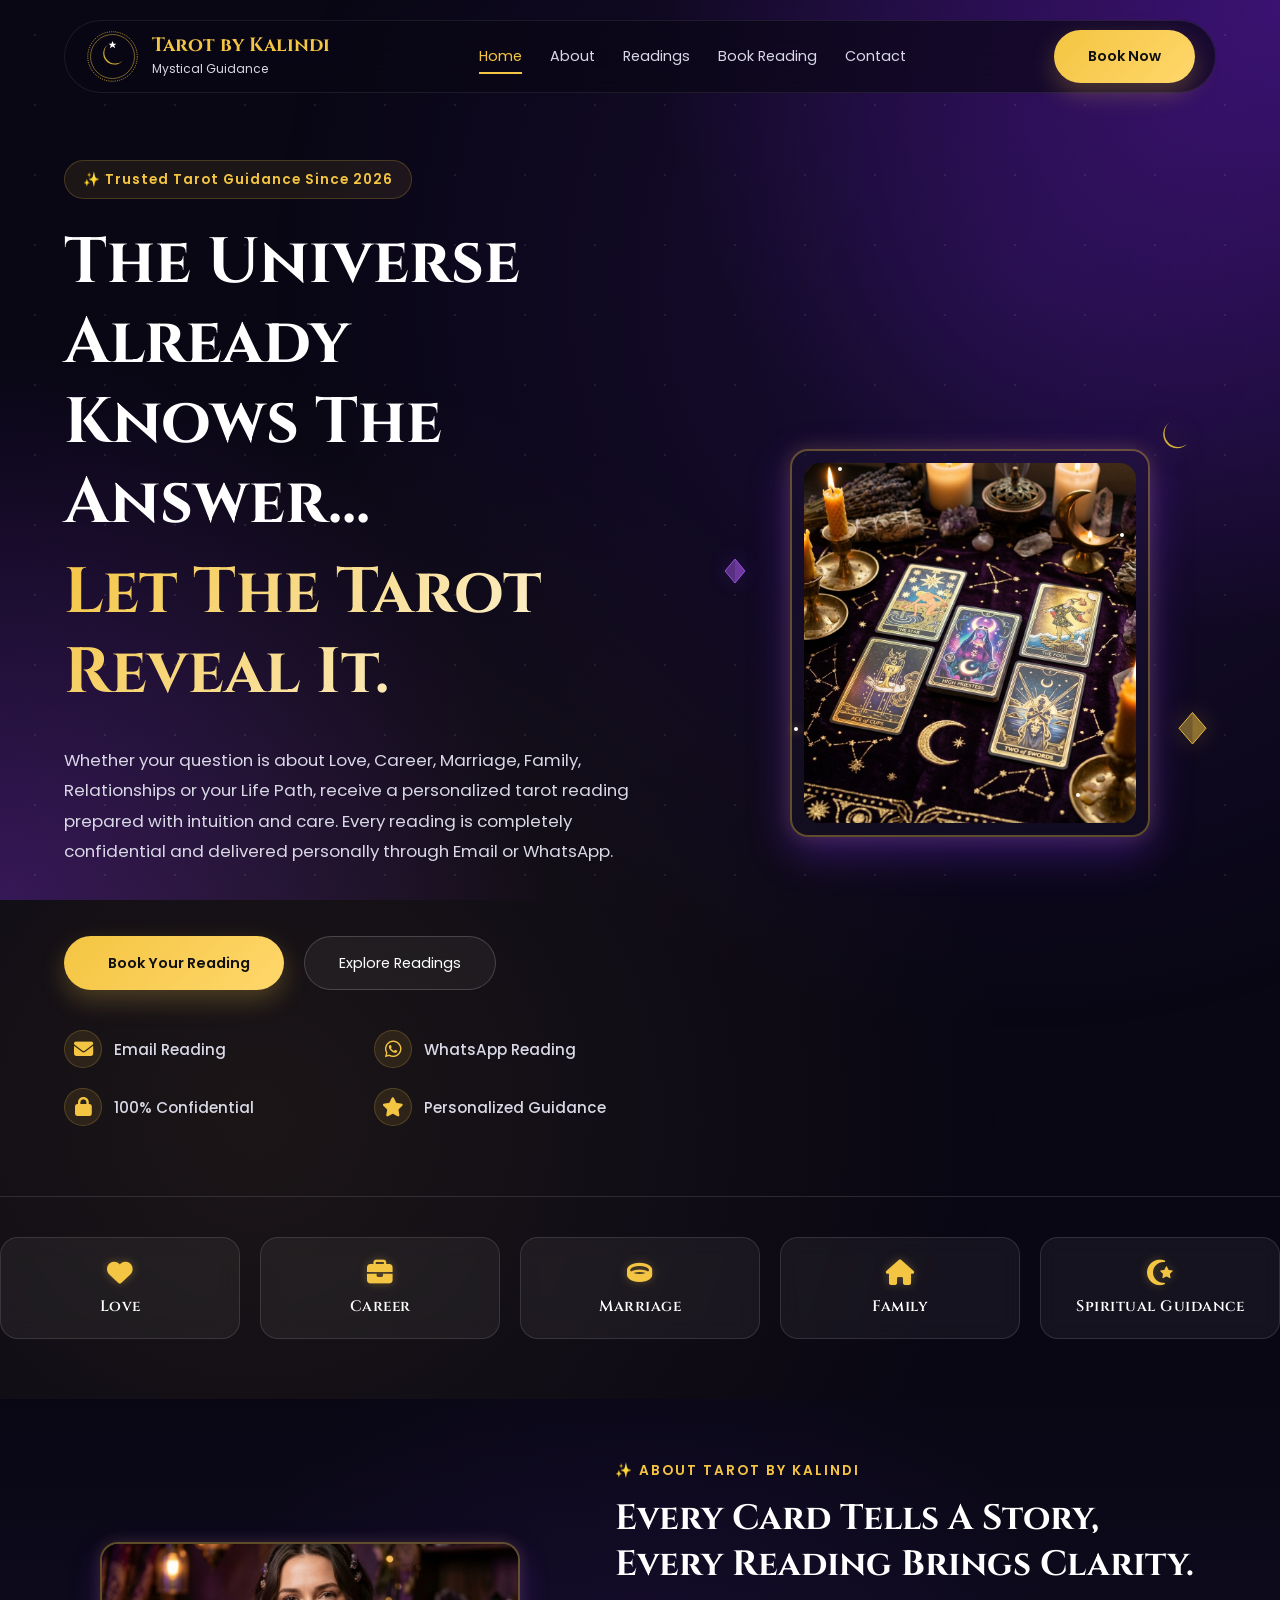
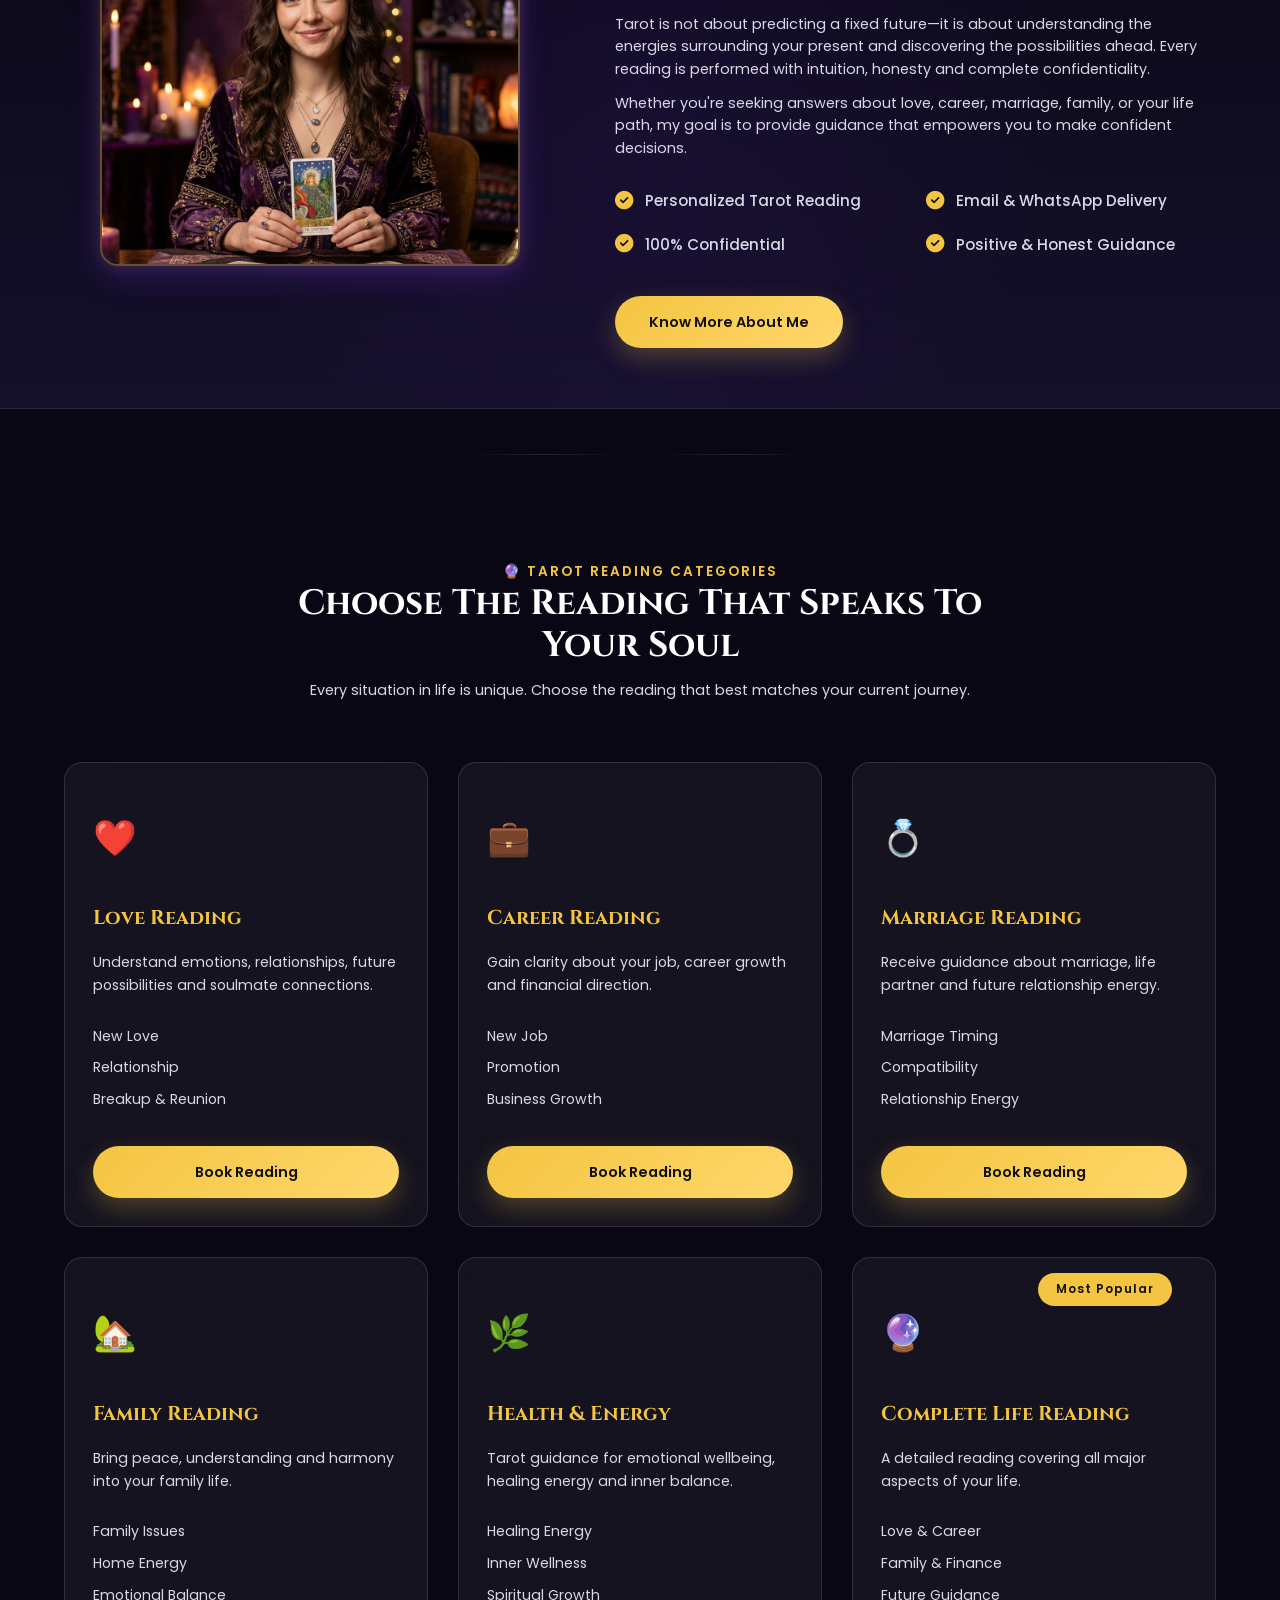
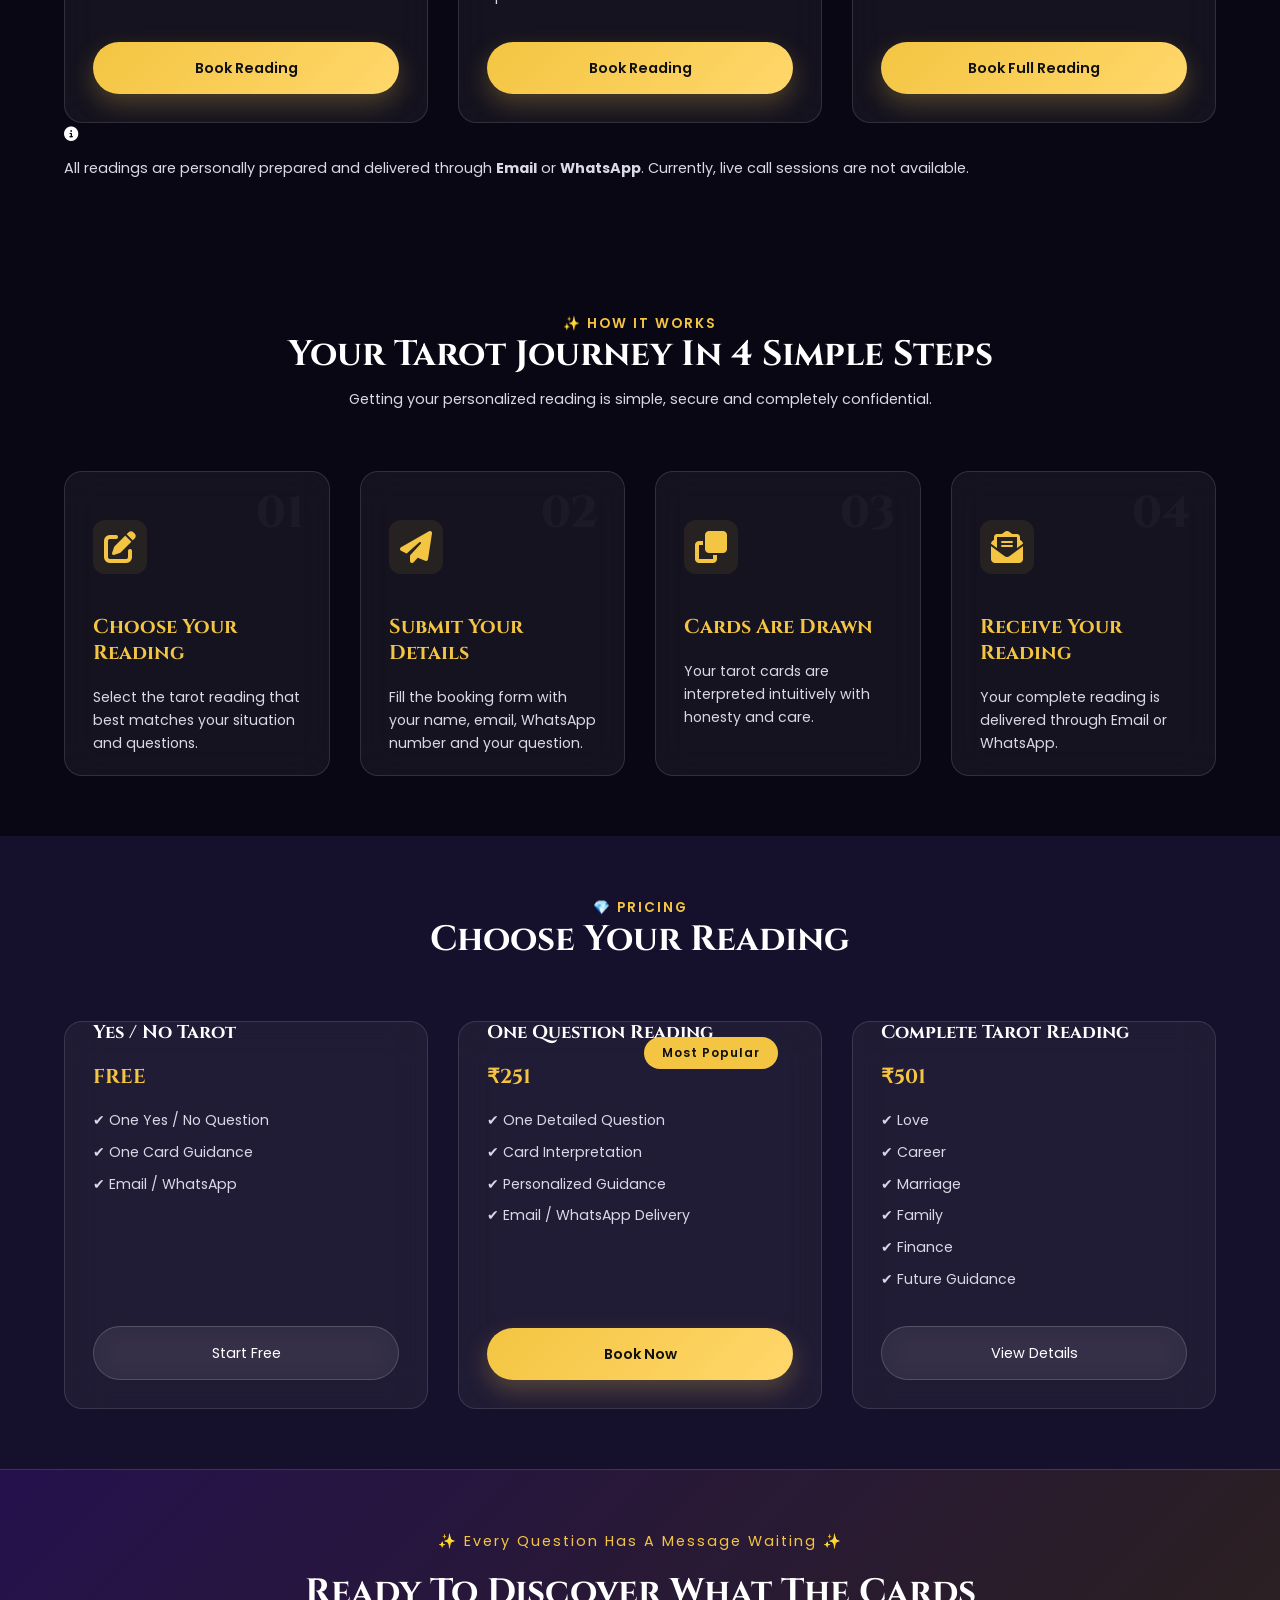
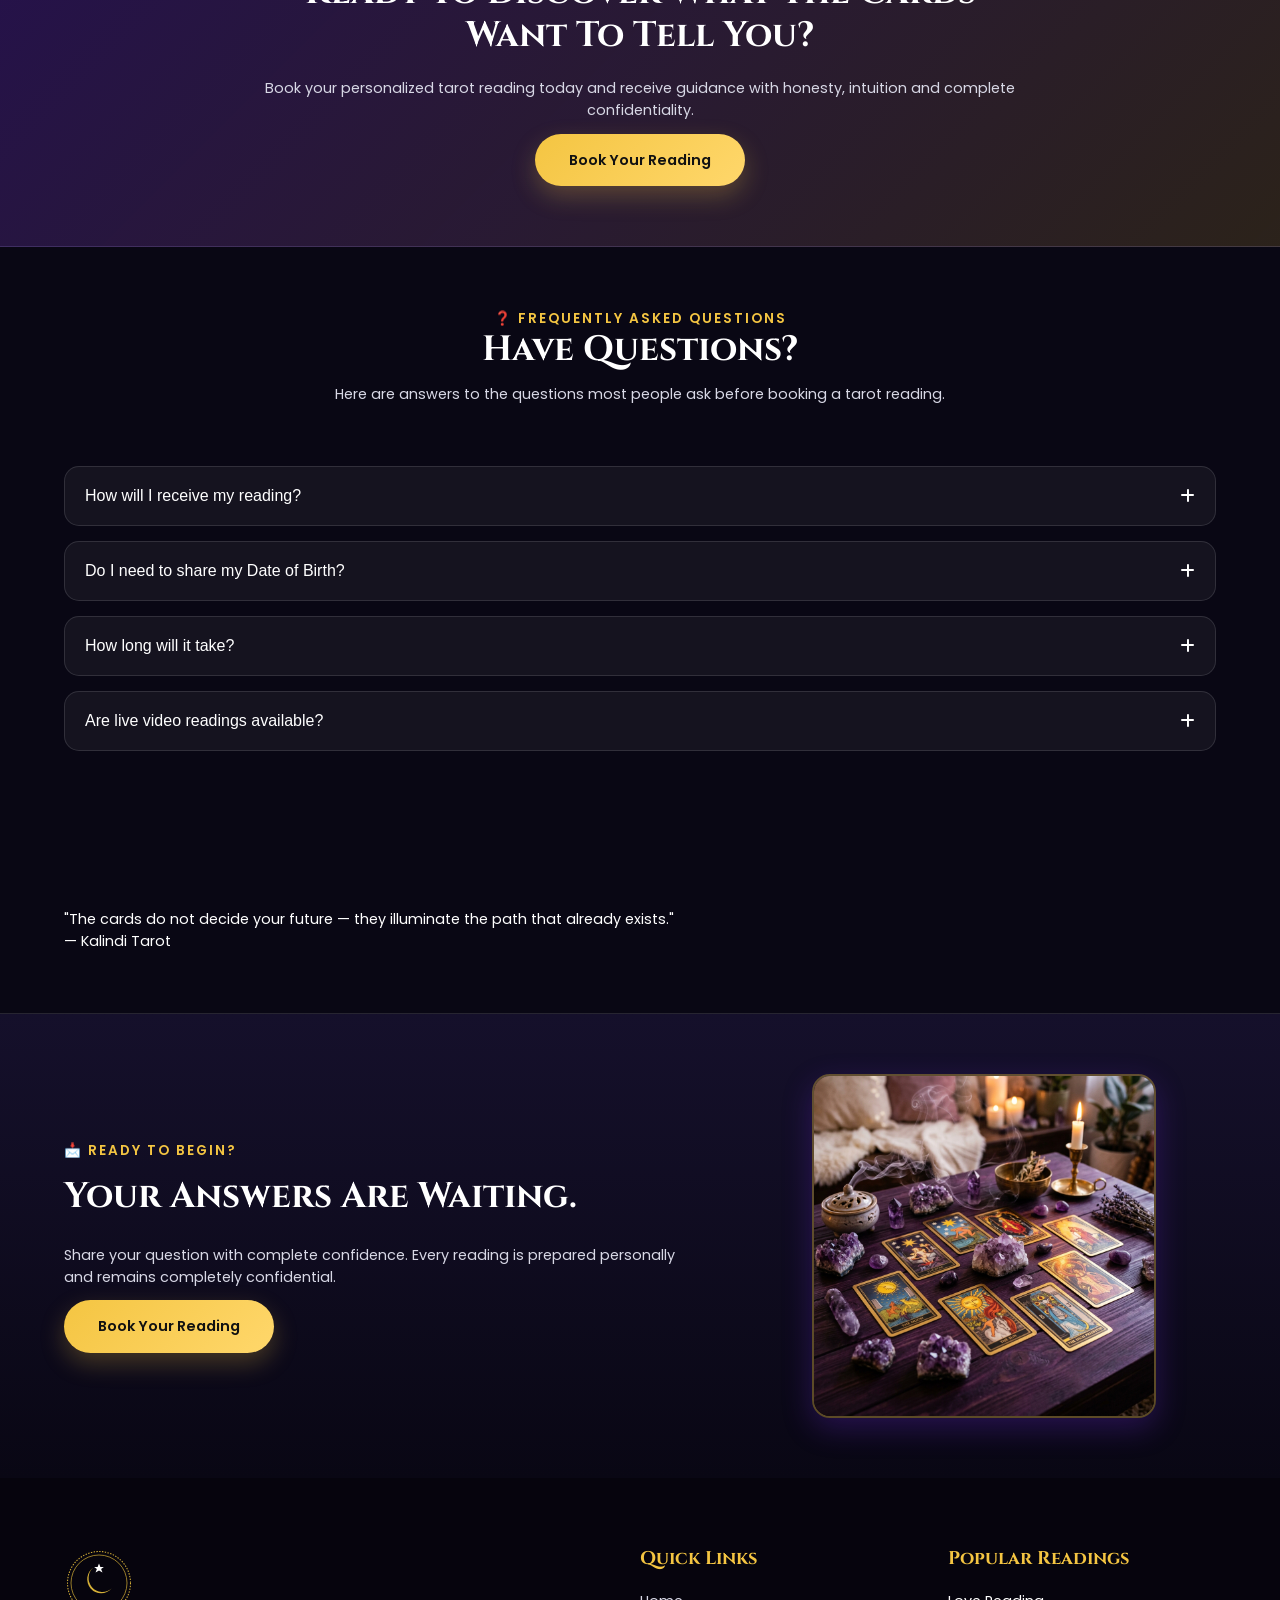
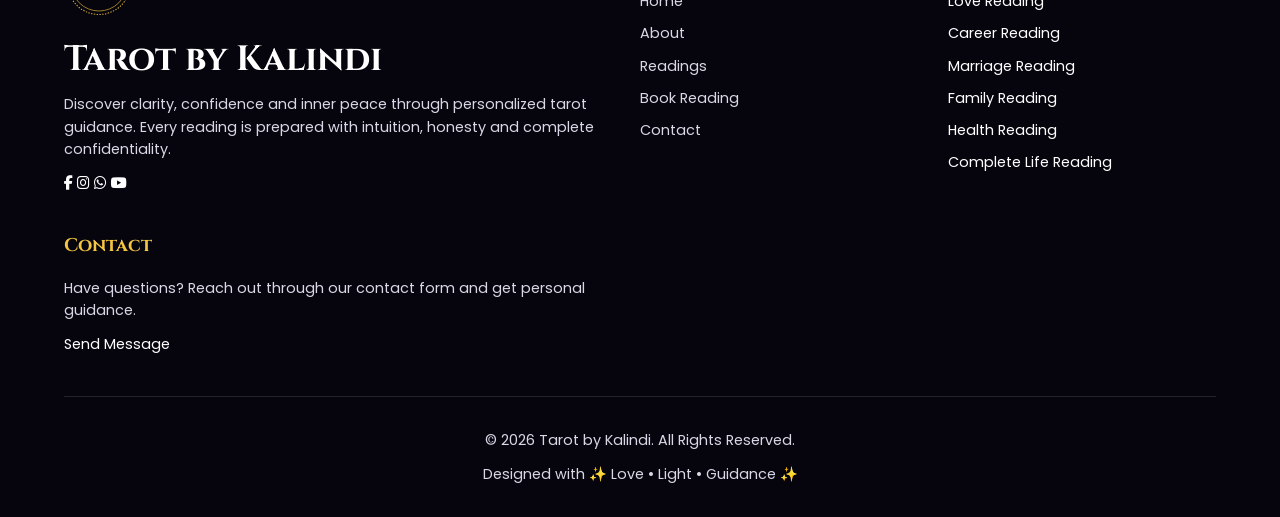
<file: index.html>
<!DOCTYPE html>
<html lang="en">

<head>

    <!-- =========================
         BASIC META
    ========================== -->

    <meta charset="UTF-8">

    <meta http-equiv="X-UA-Compatible" content="IE=edge">

    <meta name="viewport"
        content="width=device-width, initial-scale=1.0">

    <meta name="description"
        content="Professional Tarot Card Reading for Love, Career, Marriage, Family, Health and Spiritual Guidance through Email & WhatsApp.">

    <meta name="keywords"
        content="Tarot Reading, Tarot Cards, Love Tarot, Career Tarot, Marriage Reading, Spiritual Guidance">

    <meta name="author"
        content="Tarot by Kalindi">

    <title>

        Tarot by Kalindi | Mystical Guidance Through Tarot Cards

    </title>


    <!-- =========================
         GOOGLE FONTS
    ========================== -->

    <link rel="preconnect"
        href="https://fonts.googleapis.com">

    <link rel="preconnect"
        href="https://fonts.gstatic.com"
        crossorigin>

    <link
        href="https://fonts.googleapis.com/css2?family=Cinzel:wght@400;500;600;700;800&family=Poppins:wght@300;400;500;600;700&display=swap"
        rel="stylesheet">


    <!-- =========================
         FONT AWESOME
    ========================== -->

    <link rel="stylesheet"
        href="https://cdnjs.cloudflare.com/ajax/libs/font-awesome/6.7.2/css/all.min.css">


    <!-- =========================
         MAIN CSS
    ========================== -->

    <link rel="stylesheet" href="style.css">
  
    


    <!-- =========================
         FAVICON
    ========================== -->

    <link rel="icon"
        href="images/favicon.png">

</head>

<body>



<!-- =========================
     PAGE LOADER
========================== -->

<div id="loader">

    <div class="loader-content">

        <svg class="mystic-logo" viewBox="0 0 100 100" width="80" height="80" xmlns="https://www.w3.org/2000/svg" style="margin: auto; display: block; filter: drop-shadow(0 0 10px rgba(244,197,66,0.3));">
          <circle cx="50" cy="50" r="45" fill="none" stroke="#D4AF37" stroke-width="1.5" stroke-dasharray="2 2" />
          <circle cx="50" cy="50" r="40" fill="none" stroke="#D4AF37" stroke-width="1" />
          <path d="M42,28 A20,20 0 1,0 68,58 A15,15 0 1,1 42,28 Z" fill="#D4AF37" />
          <polygon points="50,22 52,27 57,27 53,30 55,35 50,32 45,35 47,30 43,27 48,27" fill="#fff" />
        </svg>

        <h2>

            Tarot by Kalindi

        </h2>

        <span>

            Shuffling The Cards...

        </span>

    </div>

</div>



<!-- =========================
     CURSOR GLOW
========================== -->

<div class="cursor-dot"></div>

<div class="cursor-outline"></div>



<!-- =========================
     MAGIC BACKGROUND
========================== -->

<div class="magic-background">

    <div class="stars"></div>

    <div class="twinkling-stars"></div>

    <div class="aurora"></div>

    <div class="fog-layer"></div>

    <div class="floating-particles"></div>

    <div class="floating-crystals"></div>

</div>



<!-- =========================
     FLOATING BUTTERFLIES
========================== -->

<div id="butterfly-container"></div>



<!-- =========================
     SCROLL PROGRESS BAR
========================== -->

<div id="progress-bar"></div>



<!-- =========================
     NAVBAR
========================== -->

<header>

<nav class="navbar">

<div class="logo">

<svg class="mystic-logo" viewBox="0 0 100 100" width="55" height="55" xmlns="https://www.w3.org/2000/svg">
  <circle cx="50" cy="50" r="45" fill="none" stroke="#D4AF37" stroke-width="1.5" stroke-dasharray="2 2" />
  <circle cx="50" cy="50" r="40" fill="none" stroke="#D4AF37" stroke-width="1" />
  <path d="M42,28 A20,20 0 1,0 68,58 A15,15 0 1,1 42,28 Z" fill="#D4AF37" />
  <polygon points="50,22 52,27 57,27 53,30 55,35 50,32 45,35 47,30 43,27 48,27" fill="#fff" />
</svg>

<div>

<h2>

Tarot by Kalindi

</h2>

<span>

Mystical Guidance

</span>

</div>

</div>



<ul class="nav-links">

<li>

<a href="index.html"
class="active">

Home

</a>

</li>

<li>

<a href="about.html">

About

</a>

</li>

<li>

<a href="readings.html">

Readings

</a>

</li>


<li>

<a href="booking.html">

Book Reading

</a>

</li>

<li>

<a href="contact.html">

Contact

</a>

</li>

</ul>



<div class="nav-buttons">

<a href="booking.html"
class="book-btn">

Book Now

</a>

</div>



<div id="menu-btn">

<i class="fas fa-bars"></i>

</div>

</nav>

</header>



<!-- =========================
     HERO SECTION START
========================== -->

<section class="hero">

<div class="hero-container">

<!-- Hero Left Starts -->

<!-- =========================
     HERO LEFT
========================== -->

<div class="hero-left">

    <span class="hero-badge">

        ✨ Trusted Tarot Guidance Since 2026

    </span>

    <h1>

        The Universe Already
        <br>

        Knows The Answer...

        <span>

            Let The Tarot Reveal It.

        </span>

    </h1>

    <p>

        Whether your question is about Love, Career, Marriage,
        Family, Relationships or your Life Path,
        receive a personalized tarot reading prepared
        with intuition and care.

        Every reading is completely confidential and delivered
        personally through Email or WhatsApp.

    </p>



    <div class="hero-buttons">

        <a href="booking.html"
            class="gold-btn">

            <i class="fa-solid fa-sparkles"></i>

            Book Your Reading

        </a>



        <a href="readings.html"
            class="glass-btn">

            Explore Readings

        </a>

    </div>



    <div class="hero-features">

        <div class="feature">

            <i class="fas fa-envelope"></i>

            <span>

                Email Reading

            </span>

        </div>



        <div class="feature">

            <i class="fab fa-whatsapp"></i>

            <span>

                WhatsApp Reading

            </span>

        </div>



        <div class="feature">

            <i class="fas fa-lock"></i>

            <span>

                100% Confidential

            </span>

        </div>



        <div class="feature">

            <i class="fas fa-star"></i>

            <span>

                Personalized Guidance

            </span>

        </div>

    </div>

</div>





<!-- =========================
     HERO RIGHT
========================== -->

<div class="hero-right">

    <div class="hero-scene">

        <!-- Glowing Moon crescent SVG -->
        <svg class="moon-glow" viewBox="0 0 100 100" xmlns="https://www.w3.org/2000/svg" style="width: 70px; height: 70px;">
            <path d="M42,28 A20,20 0 1,0 68,58 A15,15 0 1,1 42,28 Z" fill="#D4AF37" />
        </svg>

        <!-- Glassmorphic framed Hero Image -->
        <div class="hero-scene-card">
            <img src="images/hero-tarot.jpg" alt="Mystical Tarot Spread">
        </div>

        <!-- Floating Crystals -->
        <svg class="crystal crystal-1" viewBox="0 0 100 100" xmlns="https://www.w3.org/2000/svg" style="width: 40px; height: 40px;">
            <polygon points="50,10 75,40 50,70 25,40" fill="rgba(187, 102, 255, 0.4)" stroke="#B15CFF" stroke-width="2"/>
            <polygon points="50,10 50,70 75,40" fill="rgba(187, 102, 255, 0.2)"/>
        </svg>

        <svg class="crystal crystal-2" viewBox="0 0 100 100" xmlns="https
            ://www.w3.org/2000/svg" style="width: 45px; height: 45px;">
            <polygon points="50,10 80,45 50,80 20,45" fill="rgba(244, 197, 66, 0.4)" stroke="#F4C542" stroke-width="2"/>
            <polygon points="50,10 50,80 80,45" fill="rgba(244, 197, 66, 0.2)"/>
        </svg>

        <!-- Floating Stars -->
        <div class="magic-star star-1"></div>
        <div class="magic-star star-2"></div>
        <div class="magic-star star-3"></div>
        <div class="magic-star star-4"></div>

    </div>

</div>

</div>





<!-- =========================
     HERO BOTTOM INFO
========================== -->

<div class="hero-bottom">

    <div class="hero-info">

        <i class="fas fa-heart"></i>

        <h3>

            Love

        </h3>

    </div>



    <div class="hero-info">

        <i class="fas fa-briefcase"></i>

        <h3>

            Career

        </h3>

    </div>



    <div class="hero-info">

        <i class="fas fa-ring"></i>

        <h3>

            Marriage

        </h3>

    </div>



    <div class="hero-info">

        <i class="fas fa-house"></i>

        <h3>

            Family

        </h3>

    </div>



    <div class="hero-info">

        <i class="fas fa-star-and-crescent"></i>

        <h3>

            Spiritual Guidance

        </h3>

    </div>

</div>

</section>

<!-- =========================
     ABOUT SECTION STARTS
========================== -->

<!-- =====================================
     ABOUT PREVIEW
====================================== -->

<section class="about-preview">

<div class="section-glow"></div>

<div class="container">

<div class="about-grid">

<!-- Left Image -->

<div class="about-image">

<div class="image-frame">

<img src="images/about-reader.jpg"
     alt="Professional Tarot Reader">

</div>
</div>



<!-- Right Content -->

<div class="about-content">

<span class="section-subtitle">

✨ About Tarot by Kalindi

</span>

<h2>

Every Card Tells A Story,
Every Reading Brings Clarity.

</h2>

<p>

Tarot is not about predicting a fixed future—it is about understanding
the energies surrounding your present and discovering the possibilities
ahead. Every reading is performed with intuition, honesty and complete
confidentiality.

</p>

<p>

Whether you're seeking answers about love, career, marriage, family,
or your life path, my goal is to provide guidance that empowers you
to make confident decisions.

</p>

<div class="about-points">

<div>

<i class="fas fa-check-circle"></i>

<span>Personalized Tarot Reading</span>

</div>

<div>

<i class="fas fa-check-circle"></i>

<span>Email & WhatsApp Delivery</span>

</div>

<div>

<i class="fas fa-check-circle"></i>

<span>100% Confidential</span>

</div>

<div>

<i class="fas fa-check-circle"></i>

<span>Positive & Honest Guidance</span>

</div>

</div>

<a href="about.html" class="gold-btn">

Know More About Me

</a>

</div>

</div>

</div>

</section>











<!-- =====================================
     DIVIDER
====================================== -->

<section class="mystic-divider">

<div class="divider-line"></div>

<div class="divider-icon">

<i class="fas fa-moon-stars"></i>

</div>

<div class="divider-line"></div>

</section>



<!-- =====================================
     READINGS SECTION STARTS
====================================== -->

<!-- =====================================
     TAROT READINGS
====================================== -->

<section class="readings-section" id="readings">

<div class="container">

<div class="section-heading">

<span class="section-subtitle">

🔮 Tarot Reading Categories

</span>

<h2>

Choose The Reading That
Speaks To Your Soul

</h2>

<p>

Every situation in life is unique.
Choose the reading that best matches your current journey.

</p>

</div>



<div class="reading-grid">

<!-- Love -->

<div class="reading-card featured">

<div class="reading-icon">

❤️

</div>

<h3>

Love Reading

</h3>

<p>

Understand emotions, relationships,
future possibilities and soulmate connections.

</p>

<ul>

<li>New Love</li>

<li>Relationship</li>

<li>Breakup & Reunion</li>

</ul>

<a href="booking.html"

class="gold-btn">

Book Reading

</a>

</div>



<!-- Career -->

<div class="reading-card">

<div class="reading-icon">

💼

</div>

<h3>

Career Reading

</h3>

<p>

Gain clarity about your job,
career growth and financial direction.

</p>

<ul>

<li>New Job</li>

<li>Promotion</li>

<li>Business Growth</li>

</ul>

<a href="booking.html"

class="gold-btn">

Book Reading

</a>

</div>



<!-- Marriage -->

<div class="reading-card">

<div class="reading-icon">

💍

</div>

<h3>

Marriage Reading

</h3>

<p>

Receive guidance about marriage,
life partner and future relationship energy.

</p>

<ul>

<li>Marriage Timing</li>

<li>Compatibility</li>

<li>Relationship Energy</li>

</ul>

<a href="booking.html"

class="gold-btn">

Book Reading

</a>

</div>



<!-- Family -->

<div class="reading-card">

<div class="reading-icon">

🏡

</div>

<h3>

Family Reading

</h3>

<p>

Bring peace, understanding
and harmony into your family life.

</p>

<ul>

<li>Family Issues</li>

<li>Home Energy</li>

<li>Emotional Balance</li>

</ul>

<a href="booking.html"

class="gold-btn">

Book Reading

</a>

</div>



<!-- Health -->

<div class="reading-card">

<div class="reading-icon">

🌿

</div>

<h3>

Health & Energy

</h3>

<p>

Tarot guidance for emotional wellbeing,
healing energy and inner balance.

</p>

<ul>

<li>Healing Energy</li>

<li>Inner Wellness</li>

<li>Spiritual Growth</li>

</ul>

<a href="booking.html"

class="gold-btn">

Book Reading

</a>

</div>



<!-- Full Reading -->

<div class="reading-card premium">

<div class="premium-tag">

Most Popular

</div>

<div class="reading-icon">

🔮

</div>

<h3>

Complete Life Reading

</h3>

<p>

A detailed reading covering all
major aspects of your life.

</p>

<ul>

<li>Love & Career</li>

<li>Family & Finance</li>

<li>Future Guidance</li>

</ul>

<a href="booking.html"

class="gold-btn">

Book Full Reading

</a>

</div>

</div>



<div class="reading-note">

<i class="fas fa-circle-info"></i>

<p>

All readings are personally prepared and delivered through
<strong>Email</strong> or <strong>WhatsApp</strong>.
Currently, live call sessions are not available.

</p>

</div>

</div>

</section>



<!-- =====================================
     HOW IT WORKS SECTION STARTS
====================================== -->

<!-- =====================================
     HOW IT WORKS
====================================== -->

<section class="how-it-works">

<div class="container">

<div class="section-heading">

<span class="section-subtitle">

✨ How It Works

</span>

<h2>

Your Tarot Journey In 4 Simple Steps

</h2>

<p>

Getting your personalized reading is simple, secure and completely confidential.

</p>

</div>

<div class="steps-grid">

<div class="step-card">

<div class="step-number">01</div>

<i class="fas fa-edit"></i>

<h3>

Choose Your Reading

</h3>

<p>

Select the tarot reading that best matches your situation and questions.

</p>

</div>

<div class="step-card">

<div class="step-number">02</div>

<i class="fas fa-paper-plane"></i>

<h3>

Submit Your Details

</h3>

<p>

Fill the booking form with your name, email, WhatsApp number and your question.

</p>

</div>

<div class="step-card">

<div class="step-number">03</div>

<i class="fas fa-clone"></i>

<h3>

Cards Are Drawn

</h3>

<p>

Your tarot cards are interpreted intuitively with honesty and care.

</p>

</div>

<div class="step-card">

<div class="step-number">04</div>

<i class="fas fa-envelope-open-text"></i>

<h3>

Receive Your Reading

</h3>

<p>

Your complete reading is delivered through Email or WhatsApp.

</p>

</div>

</div>

</div>

</section>



<!-- =====================================
     PRICING PREVIEW
====================================== -->

<section class="pricing-preview">

<div class="container">

<div class="section-heading">

<span class="section-subtitle">

💎 Pricing

</span>

<h2>

Choose Your Reading

</h2>

</div>

<div class="pricing-grid">

<div class="price-card">

<h3>

Yes / No Tarot

</h3>

<h2>

FREE

</h2>

<ul>

<li>✔ One Yes / No Question</li>

<li>✔ One Card Guidance</li>

<li>✔ Email / WhatsApp</li>

</ul>

<a href="booking.html"

class="outline-btn">

Start Free

</a>

</div>



<div class="price-card featured">

<div class="popular-tag">

Most Popular

</div>

<h3>

One Question Reading

</h3>

<h2>

₹251

</h2>

<ul>

<li>✔ One Detailed Question</li>

<li>✔ Card Interpretation</li>

<li>✔ Personalized Guidance</li>

<li>✔ Email / WhatsApp Delivery</li>

</ul>

<a href="booking.html"

class="gold-btn">

Book Now

</a>

</div>



<div class="price-card">

<h3>

Complete Tarot Reading

</h3>

<h2>

₹501

</h2>

<ul>

<li>✔ Love</li>

<li>✔ Career</li>

<li>✔ Marriage</li>

<li>✔ Family</li>

<li>✔ Finance</li>

<li>✔ Future Guidance</li>

</ul>

<a href="booking.html"

class="outline-btn">

View Details

</a>

</div>

</div>

</div>

</section>



<!-- =====================================
★★★★★

</span>

</div>

</div>

</div>

</section>



<!-- =====================================
     CALL TO ACTION
====================================== -->

<section class="cta-banner">

<div class="container">

<div class="cta-content">

<span>

✨ Every Question Has A Message Waiting ✨

</span>

<h2>

Ready To Discover
What The Cards Want To Tell You?

</h2>

<p>

Book your personalized tarot reading today and receive guidance with honesty, intuition and complete confidentiality.

</p>

<a href="booking.html"

class="gold-btn">

Book Your Reading

</a>

</div>

</div>

</section>



<!-- =====================================
     FAQ SECTION STARTS
====================================== -->

<!-- =====================================
     FAQ SECTION
====================================== -->

<section class="faq-section">

    <div class="container">

        <div class="section-heading">

            <span class="section-subtitle">

                ❓ Frequently Asked Questions

            </span>

            <h2>

                Have Questions?

            </h2>

            <p>

                Here are answers to the questions most people ask before booking a tarot reading.

            </p>

        </div>


        <div class="faq-wrapper">

            <div class="faq-item">

                <button class="faq-question">

                    How will I receive my reading?

                    <i class="fas fa-plus"></i>

                </button>

                <div class="faq-answer">

                    <p>

                        Your reading will be personally sent through Email or WhatsApp according to your selected preference.

                    </p>

                </div>

            </div>


            <div class="faq-item">

                <button class="faq-question">

                    Do I need to share my Date of Birth?

                    <i class="fas fa-plus"></i>

                </button>

                <div class="faq-answer">

                    <p>

                        No. Your reading is based entirely on your question and the tarot cards. Date of birth is not required.

                    </p>

                </div>

            </div>


            <div class="faq-item">

                <button class="faq-question">

                    How long will it take?

                    <i class="fas fa-plus"></i>

                </button>

                <div class="faq-answer">

                    <p>

                        Most readings are delivered within 24 to 48 hours.

                    </p>

                </div>

            </div>


            <div class="faq-item">

                <button class="faq-question">

                    Are live video readings available?

                    <i class="fas fa-plus"></i>

                </button>

                <div class="faq-answer">

                    <p>

                        Currently, readings are offered only through Email and WhatsApp.

                    </p>

                </div>

            </div>

        </div>

    </div>

</section>



<!-- =====================================
     MYSTICAL QUOTE
====================================== -->

<section class="quote-section">

    <div class="container">

        <div class="quote-box">

            <i class="fas fa-stars"></i>

            <blockquote>

                "The cards do not decide your future —
                they illuminate the path that already exists."

            </blockquote>

            <span>

                — Kalindi Tarot

            </span>

        </div>

    </div>

</section>



<!-- =====================================
     BOOKING PREVIEW
====================================== -->

<section class="booking-preview">

    <div class="container">

        <div class="booking-grid">

            <div class="booking-content">

                <span class="section-subtitle">

                    📩 Ready To Begin?

                </span>

                <h2>

                    Your Answers Are Waiting.

                </h2>

                <p>

                    Share your question with complete confidence.
                    Every reading is prepared personally and remains completely confidential.

                </p>

                <a href="booking.html"

                    class="gold-btn">

                    Book Your Reading

                </a>

            </div>


            <div class="booking-image">

                <img src="images/tarot-cards.jpg"

                    alt="Book Tarot Reading">

            </div>

        </div>

    </div>

</section>







<!-- =====================================
     FOOTER STARTS
====================================== -->

<!-- =====================================
     FOOTER
====================================== -->

<footer class="footer">

    <div class="container">

        <div class="footer-grid">

            <!-- Brand -->

            <div class="footer-about">

                <svg class="mystic-logo" viewBox="0 0 100 100" width="70" height="70" xmlns="https://www.w3.org/2000/svg" style="margin-bottom: 15px;">
                  <circle cx="50" cy="50" r="45" fill="none" stroke="#D4AF37" stroke-width="1.5" stroke-dasharray="2 2" />
                  <circle cx="50" cy="50" r="40" fill="none" stroke="#D4AF37" stroke-width="1" />
                  <path d="M42,28 A20,20 0 1,0 68,58 A15,15 0 1,1 42,28 Z" fill="#D4AF37" />
                  <polygon points="50,22 52,27 57,27 53,30 55,35 50,32 45,35 47,30 43,27 48,27" fill="#fff" />
                </svg>

                <h2>Tarot by Kalindi</h2>

                <p>

                    Discover clarity, confidence and inner peace through
                    personalized tarot guidance. Every reading is prepared
                    with intuition, honesty and complete confidentiality.

                </p>

                <div class="footer-social">

                    <a href="#" aria-label="Facebook">
                        <i class="fab fa-facebook-f"></i>
                    </a>

                    <a href="#" aria-label="Instagram">
                        <i class="fab fa-instagram"></i>
                    </a>

                    <a href="#" aria-label="WhatsApp">
                        <i class="fab fa-whatsapp"></i>
                    </a>

                    <a href="#" aria-label="YouTube">
                        <i class="fab fa-youtube"></i>
                    </a>

                </div>

            </div>



            <!-- Quick Links -->

            <div class="footer-links">

                <h3>Quick Links</h3>

                <ul>

                    <li><a href="index.html">Home</a></li>

                    <li><a href="about.html">About</a></li>

                    <li><a href="readings.html">Readings</a></li>

                    <li><a href="booking.html">Book Reading</a></li>

                    <li><a href="contact.html">Contact</a></li>

                </ul>

            </div>



            <!-- Readings -->

            <div class="footer-links">

                <h3>Popular Readings</h3>

                <ul>

                    <li>Love Reading</li>

                    <li>Career Reading</li>

                    <li>Marriage Reading</li>

                    <li>Family Reading</li>

                    <li>Health Reading</li>

                    <li>Complete Life Reading</li>

                </ul>

            </div>



            <!-- Contact -->

            <div class="footer-contact">

                <h3>Contact</h3>

                <p>Have questions? Reach out through our contact form and get personal guidance.</p>

                <a href="contact.html"

                    class="footer-btn" style="margin-top: 10px;">

                    Send Message

                </a>

            </div>

        </div>



        <div class="footer-bottom">

            <p>

                © 2026 Tarot by Kalindi. All Rights Reserved.

            </p>

            <p>

                Designed with ✨ Love • Light • Guidance ✨

            </p>

        </div>

    </div>

</footer>



<!-- =====================================
     SCROLL TO TOP
====================================== -->

<button id="scrollTopBtn">

    <i class="fas fa-arrow-up"></i>

</button>



<!-- =====================================
     FLOATING MAGIC ELEMENTS
====================================== -->

<div id="magicSparkles"></div>

<div id="floatingButterflies"></div>



<!-- =====================================
     JAVASCRIPT
====================================== -->

<script src="script.js"></script>

</body>

</html>
</file>
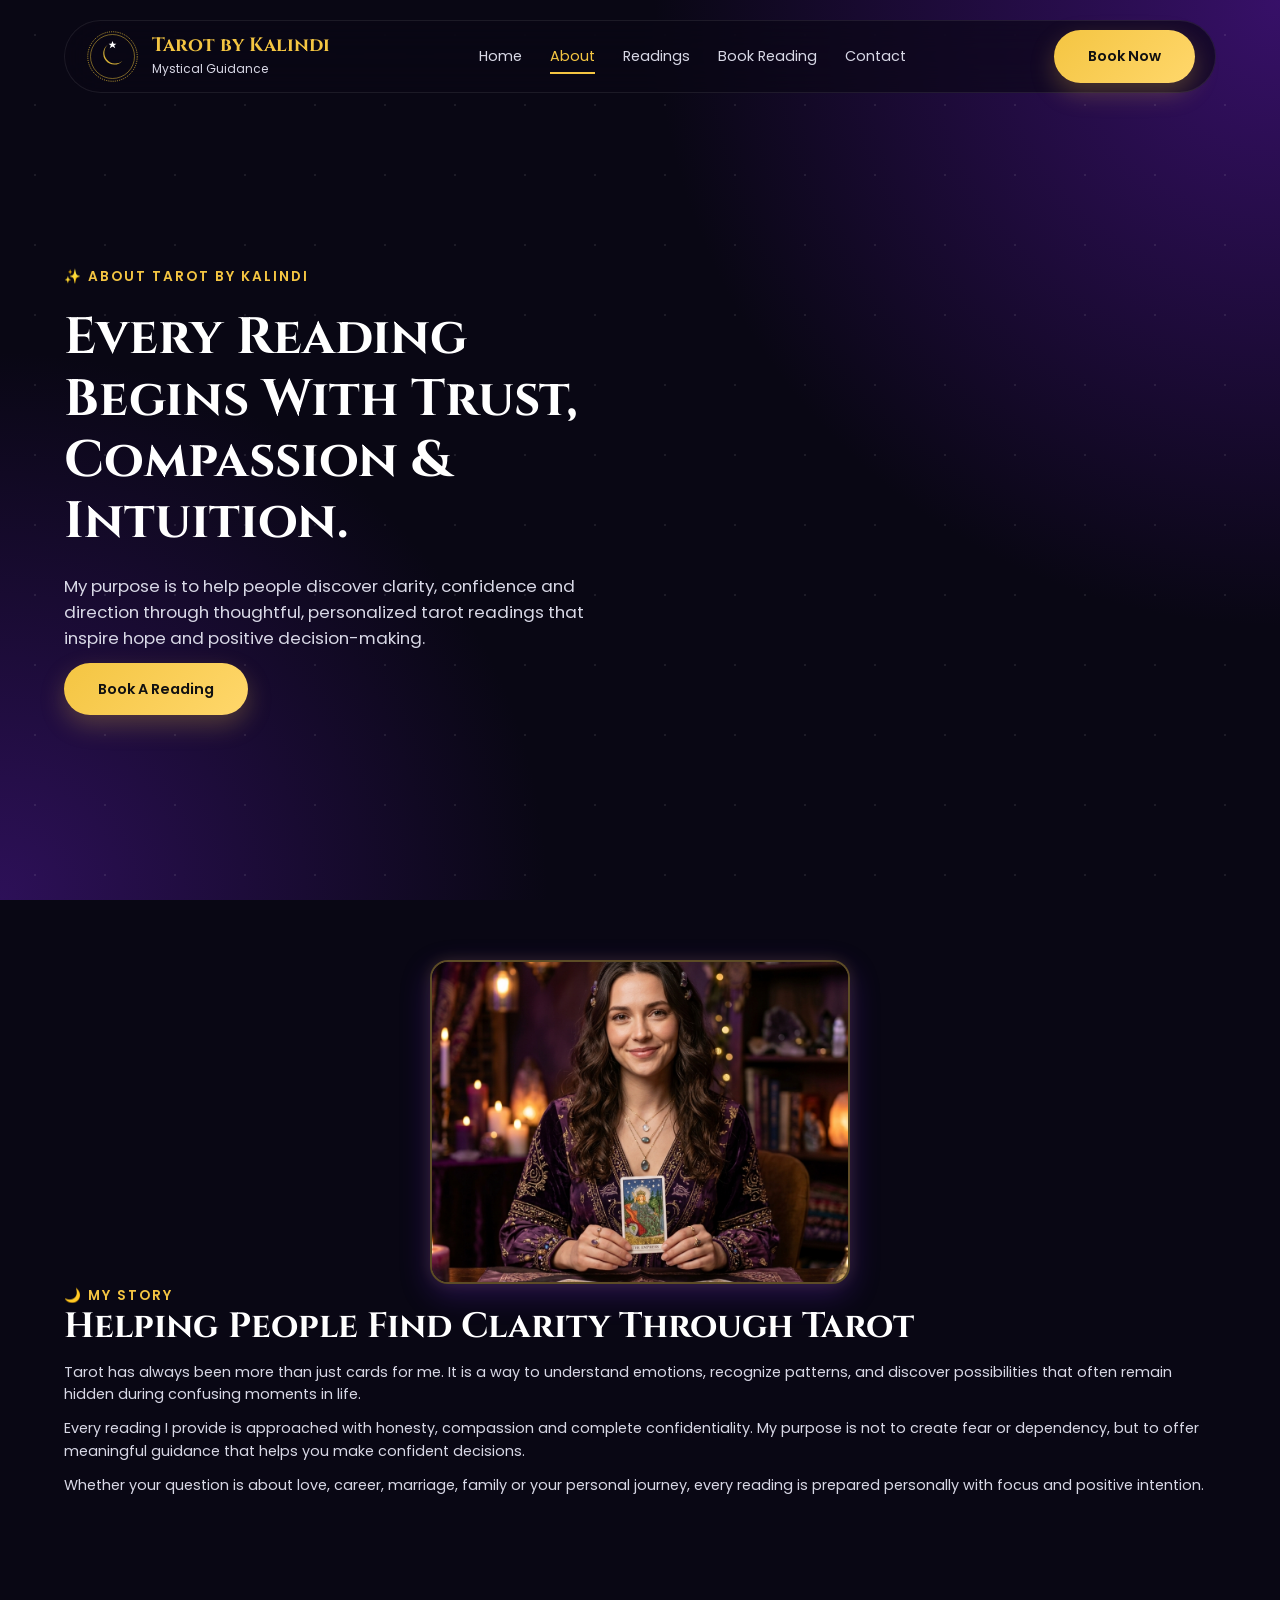
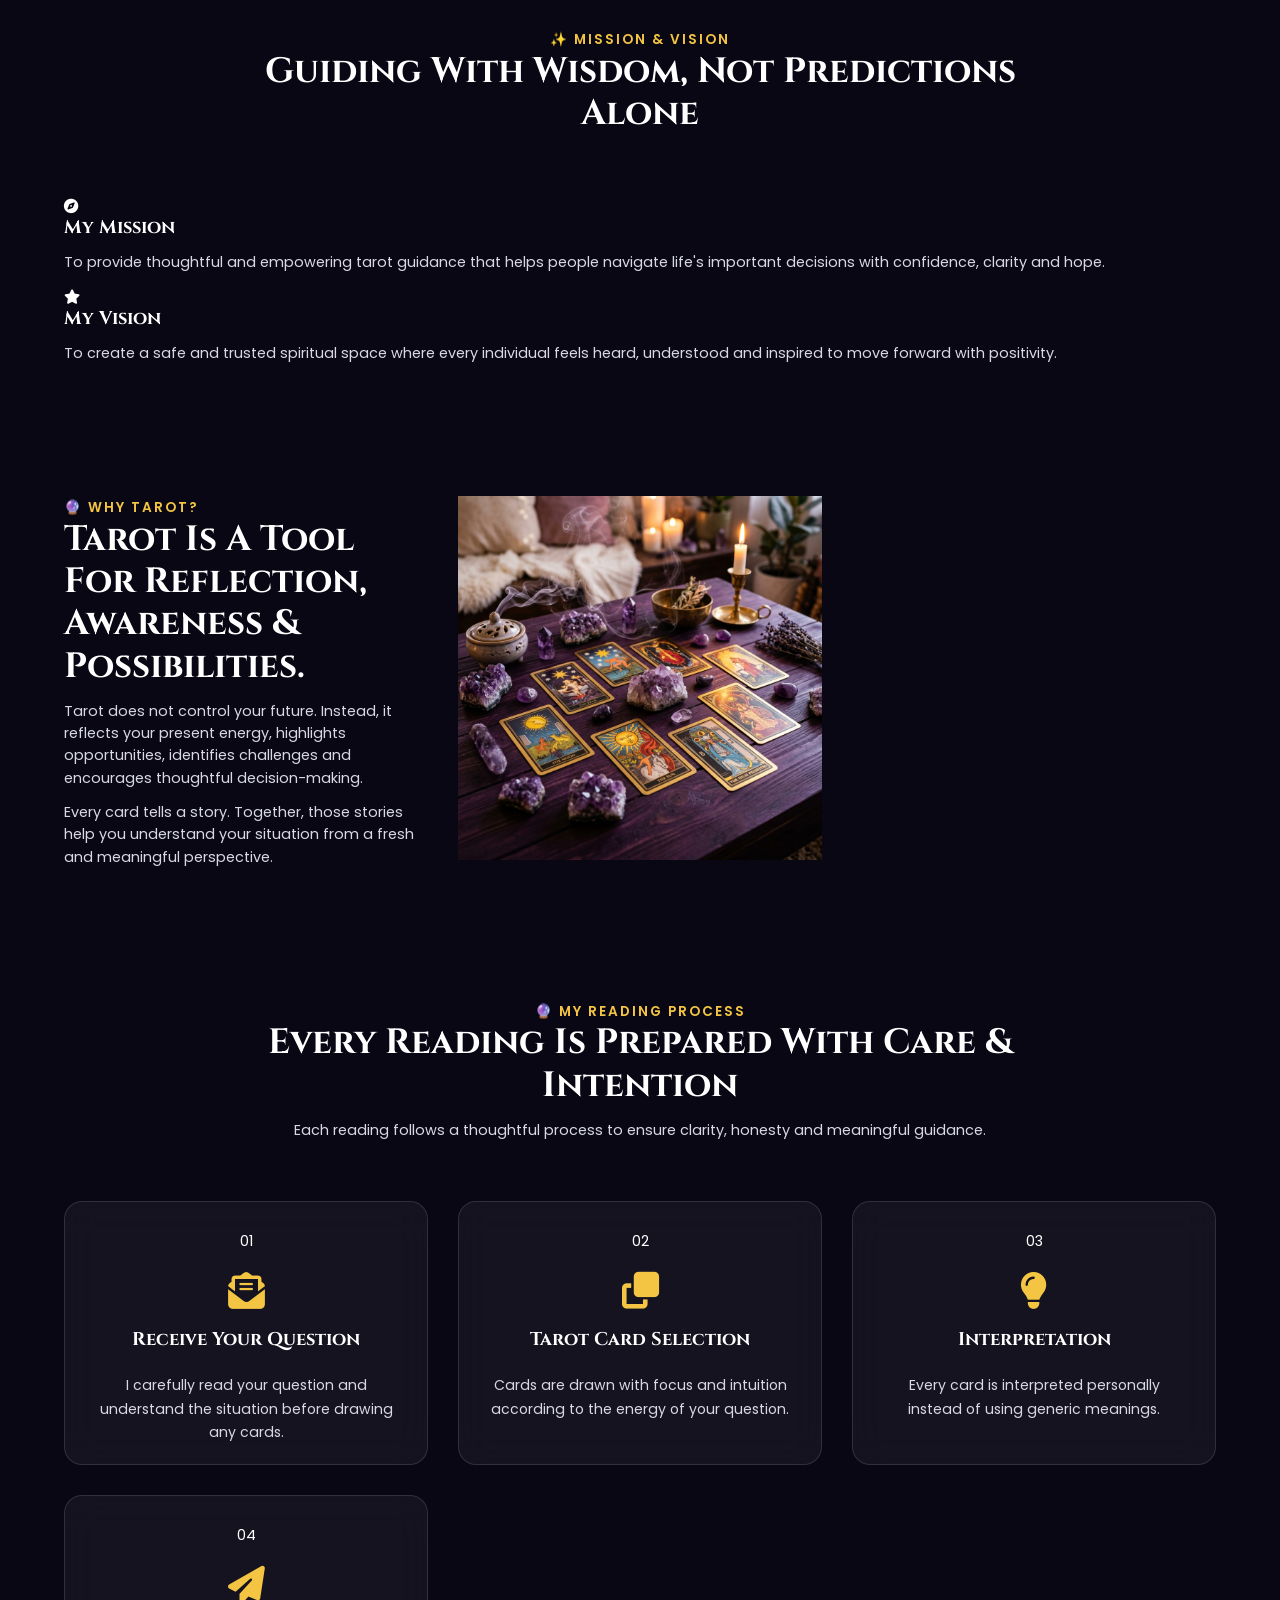
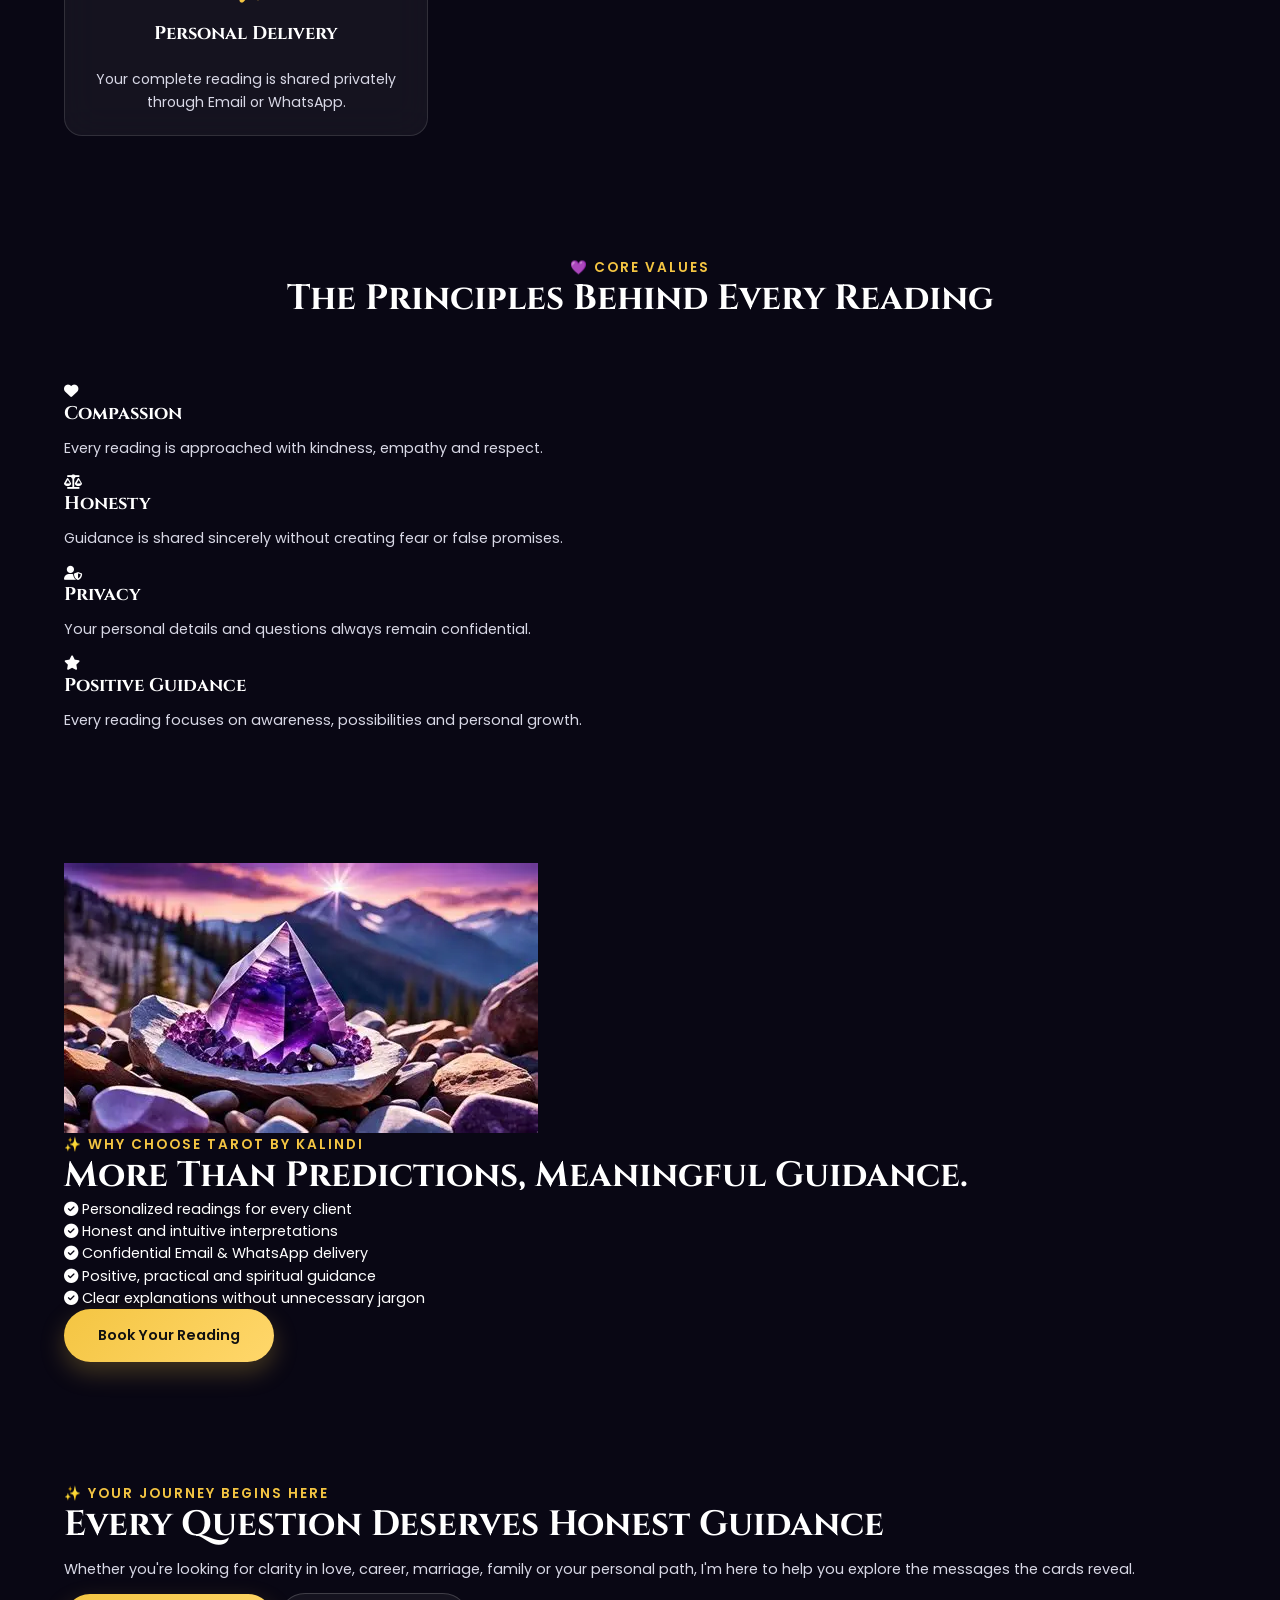
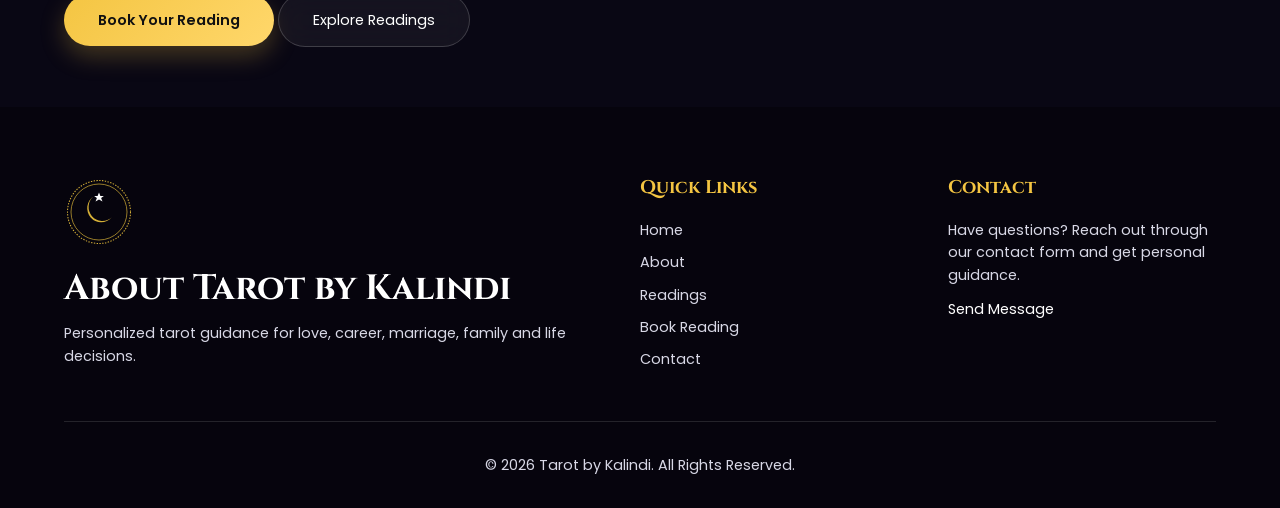
<file: about.html>
<!DOCTYPE html>
<html lang="en">

<head>

    <!-- =====================================
         BASIC META
    ====================================== -->

    <meta charset="UTF-8">

    <meta http-equiv="X-UA-Compatible" content="IE=edge">

    <meta name="viewport"
        content="width=device-width, initial-scale=1.0">

    <meta name="description"
        content="Know more about Tarot by Kalindi, my tarot reading journey, spiritual approach and personalized guidance.">

    <title>

        About | Tarot by Kalindi

    </title>

    <!-- Google Fonts -->

    <link rel="preconnect"
        href="https://fonts.googleapis.com">

    <link rel="preconnect"
        href="https://fonts.gstatic.com"
        crossorigin>

    <link href="https://fonts.googleapis.com/css2?family=Cinzel:wght@400;600;700;800&family=Poppins:wght@300;400;500;600;700&display=swap"
        rel="stylesheet">

    <!-- Font Awesome -->

    <link rel="stylesheet"
        href="https://cdnjs.cloudflare.com/ajax/libs/font-awesome/6.7.2/css/all.min.css">

    <!-- Main CSS -->

    <link rel="stylesheet"
        href="style.css">

    <!-- Favicon -->

    <link rel="icon"
        href="images/favicon.png">

</head>

<body>



<!-- =====================================
     LOADER
====================================== -->

<div id="loader">

    <div class="loader-content">

        <svg class="mystic-logo" viewBox="0 0 100 100" width="80" height="80" xmlns="https://www.w3.org/2000/svg" style="margin: auto; display: block; filter: drop-shadow(0 0 10px rgba(244,197,66,0.3));">
          <circle cx="50" cy="50" r="45" fill="none" stroke="#D4AF37" stroke-width="1.5" stroke-dasharray="2 2" />
          <circle cx="50" cy="50" r="40" fill="none" stroke="#D4AF37" stroke-width="1" />
          <path d="M42,28 A20,20 0 1,0 68,58 A15,15 0 1,1 42,28 Z" fill="#D4AF37" />
          <polygon points="50,22 52,27 57,27 53,30 55,35 50,32 45,35 47,30 43,27 48,27" fill="#fff" />
        </svg>

        <h2>

            Tarot by Kalindi

        </h2>

        <span>

            Preparing Your Journey...

        </span>

    </div>

</div>



<!-- Cursor -->

<div class="cursor-dot"></div>

<div class="cursor-outline"></div>



<!-- Animated Background -->

<div class="magic-background">

    <div class="stars"></div>

    <div class="twinkling-stars"></div>

    <div class="aurora"></div>

    <div class="fog-layer"></div>

    <div class="floating-particles"></div>

</div>



<!-- Scroll Progress -->

<div id="progress-bar"></div>



<!-- =====================================
     NAVBAR
====================================== -->

<header>

<nav class="navbar">

<div class="logo">

<svg class="mystic-logo" viewBox="0 0 100 100" width="55" height="55" xmlns="https://www.w3.org/2000/svg">
  <circle cx="50" cy="50" r="45" fill="none" stroke="#D4AF37" stroke-width="1.5" stroke-dasharray="2 2" />
  <circle cx="50" cy="50" r="40" fill="none" stroke="#D4AF37" stroke-width="1" />
  <path d="M42,28 A20,20 0 1,0 68,58 A15,15 0 1,1 42,28 Z" fill="#D4AF37" />
  <polygon points="50,22 52,27 57,27 53,30 55,35 50,32 45,35 47,30 43,27 48,27" fill="#fff" />
</svg>

<div>

<h2>

Tarot by Kalindi

</h2>

<span>

Mystical Guidance

</span>

</div>

</div>



<ul class="nav-links">

<li><a href="index.html">Home</a></li>

<li><a href="about.html" class="active">About</a></li>

<li><a href="readings.html">Readings</a></li>

<li><a href="booking.html">Book Reading</a></li>

<li><a href="contact.html">Contact</a></li>

</ul>



<div class="nav-buttons">

<a href="booking.html"

class="book-btn">

Book Now

</a>

</div>



<div id="menu-btn">

<i class="fas fa-bars"></i>

</div>

</nav>

</header>



<!-- =====================================
     PAGE HERO
====================================== -->

<section class="page-hero">

<div class="container">

<div class="page-hero-content">

<span class="section-subtitle">

✨ About Tarot by Kalindi

</span>

<h1>

Every Reading Begins
With Trust,
Compassion &
Intuition.

</h1>

<p>

My purpose is to help people discover clarity,
confidence and direction through thoughtful,
personalized tarot readings that inspire hope
and positive decision-making.

</p>

<a href="booking.html"

class="gold-btn">

Book A Reading

</a>

</div>

</div>

</section>



<!-- =====================================
     MY STORY STARTS
====================================== -->

<!-- =====================================
     MY STORY
====================================== -->

<section class="about-story">

    <div class="container">

        <div class="about-story-grid">

            <!-- Image -->

            <div class="story-image">

                <div class="image-frame">

                    <img src="images/about-reader.jpg"
                        alt="Professional Tarot Reader">

                </div>

            </div>



            <!-- Content -->

            <div class="story-content">

                <span class="section-subtitle">

                    🌙 My Story

                </span>

                <h2>

                    Helping People Find
                    Clarity Through Tarot

                </h2>

                <p>

                    Tarot has always been more than just cards for me.
                    It is a way to understand emotions, recognize patterns,
                    and discover possibilities that often remain hidden
                    during confusing moments in life.

                </p>

                <p>

                    Every reading I provide is approached with honesty,
                    compassion and complete confidentiality. My purpose
                    is not to create fear or dependency, but to offer
                    meaningful guidance that helps you make confident
                    decisions.

                </p>

                <p>

                    Whether your question is about love, career, marriage,
                    family or your personal journey, every reading is
                    prepared personally with focus and positive intention.

                </p>

            </div>

        </div>

    </div>

</section>



<!-- =====================================
     MISSION & VISION
====================================== -->

<section class="mission-section">

    <div class="container">

        <div class="section-heading">

            <span class="section-subtitle">

                ✨ Mission & Vision

            </span>

            <h2>

                Guiding With Wisdom,
                Not Predictions Alone

            </h2>

        </div>



        <div class="mission-grid">

            <!-- Mission -->

            <div class="mission-card">

                <div class="mission-icon">

                    <i class="fas fa-compass"></i>

                </div>

                <h3>

                    My Mission

                </h3>

                <p>

                    To provide thoughtful and empowering tarot guidance
                    that helps people navigate life's important decisions
                    with confidence, clarity and hope.

                </p>

            </div>



            <!-- Vision -->

            <div class="mission-card">

                <div class="mission-icon">

                    <i class="fas fa-star"></i>

                </div>

                <h3>

                    My Vision

                </h3>

                <p>

                    To create a safe and trusted spiritual space where
                    every individual feels heard, understood and inspired
                    to move forward with positivity.

                </p>

            </div>

        </div>

    </div>

</section>



<!-- =====================================
     WHY TAROT
====================================== -->

<section class="why-tarot">

    <div class="container">

        <div class="why-grid">

            <div class="why-content">

                <span class="section-subtitle">

                    🔮 Why Tarot?

                </span>

                <h2>

                    Tarot Is A Tool
                    For Reflection,
                    Awareness &
                    Possibilities.

                </h2>

                <p>

                    Tarot does not control your future.
                    Instead, it reflects your present energy,
                    highlights opportunities, identifies challenges
                    and encourages thoughtful decision-making.

                </p>

                <p>

                    Every card tells a story.
                    Together, those stories help you understand your
                    situation from a fresh and meaningful perspective.

                </p>

            </div>



            <div class="why-image">

                <img src="images/tarot-cards.jpg"
                    alt="Tarot Cards">

            </div>

        </div>

    </div>

</section>



<!-- =====================================
     MY READING PROCESS STARTS
====================================== -->

<!-- =====================================
     MY READING PROCESS
====================================== -->

<section class="reading-process">

    <div class="container">

        <div class="section-heading">

            <span class="section-subtitle">

                🔮 My Reading Process

            </span>

            <h2>

                Every Reading Is Prepared
                With Care & Intention

            </h2>

            <p>

                Each reading follows a thoughtful process to ensure clarity,
                honesty and meaningful guidance.

            </p>

        </div>

        <div class="process-grid">

            <div class="process-card">

                <div class="process-number">01</div>

                <i class="fas fa-envelope-open-text"></i>

                <h3>Receive Your Question</h3>

                <p>

                    I carefully read your question and understand the situation before drawing any cards.

                </p>

            </div>

            <div class="process-card">

                <div class="process-number">02</div>

                <i class="fas fa-clone"></i>

                <h3>Tarot Card Selection</h3>

                <p>

                    Cards are drawn with focus and intuition according to the energy of your question.

                </p>

            </div>

            <div class="process-card">

                <div class="process-number">03</div>

                <i class="fas fa-lightbulb"></i>

                <h3>Interpretation</h3>

                <p>

                    Every card is interpreted personally instead of using generic meanings.

                </p>

            </div>

            <div class="process-card">

                <div class="process-number">04</div>

                <i class="fas fa-paper-plane"></i>

                <h3>Personal Delivery</h3>

                <p>

                    Your complete reading is shared privately through Email or WhatsApp.

                </p>

            </div>

        </div>

    </div>

</section>



<!-- =====================================
     CORE VALUES
====================================== -->

<section class="values-section">

    <div class="container">

        <div class="section-heading">

            <span class="section-subtitle">

                💜 Core Values

            </span>

            <h2>

                The Principles Behind
                Every Reading

            </h2>

        </div>

        <div class="values-grid">

            <div class="value-card">

                <i class="fas fa-heart"></i>

                <h3>Compassion</h3>

                <p>

                    Every reading is approached with kindness, empathy and respect.

                </p>

            </div>

            <div class="value-card">

                <i class="fas fa-scale-balanced"></i>

                <h3>Honesty</h3>

                <p>

                    Guidance is shared sincerely without creating fear or false promises.

                </p>

            </div>

            <div class="value-card">

                <i class="fas fa-user-shield"></i>

                <h3>Privacy</h3>

                <p>

                    Your personal details and questions always remain confidential.

                </p>

            </div>

            <div class="value-card">

                <i class="fas fa-star"></i>

                <h3>Positive Guidance</h3>

                <p>

                    Every reading focuses on awareness, possibilities and personal growth.

                </p>

            </div>

        </div>

    </div>

</section>



<!-- =====================================
     WHY CHOOSE DIVINE TAROT
====================================== -->

<section class="choose-me">

    <div class="container">

        <div class="choose-grid">

            <div class="choose-image">

                <img src="images/crystal.jpg"
                    alt="Crystal">

            </div>

            <div class="choose-content">

                <span class="section-subtitle">

                    ✨ Why Choose Tarot by Kalindi

                </span>

                <h2>

                    More Than Predictions,
                    Meaningful Guidance.

                </h2>

                <ul class="choose-list">

                    <li>
                        <i class="fas fa-check-circle"></i>
                        Personalized readings for every client
                    </li>

                    <li>
                        <i class="fas fa-check-circle"></i>
                        Honest and intuitive interpretations
                    </li>

                    <li>
                        <i class="fas fa-check-circle"></i>
                        Confidential Email & WhatsApp delivery
                    </li>

                    <li>
                        <i class="fas fa-check-circle"></i>
                        Positive, practical and spiritual guidance
                    </li>

                    <li>
                        <i class="fas fa-check-circle"></i>
                        Clear explanations without unnecessary jargon
                    </li>

                </ul>

                <a href="booking.html" class="gold-btn">

                    Book Your Reading

                </a>

            </div>

        </div>

    </div>

</section>



<!-- =====================================
     EXPERIENCE & CTA STARTS
====================================== -->


<!-- =====================================
     INSPIRATIONAL CTA
====================================== -->

<section class="about-cta">

    <div class="container">

        <div class="cta-box">

            <span class="section-subtitle">

                ✨ Your Journey Begins Here

            </span>

            <h2>

                Every Question Deserves
                Honest Guidance

            </h2>

            <p>

                Whether you're looking for clarity in love,
                career, marriage, family or your personal path,
                I'm here to help you explore the messages the cards reveal.

            </p>

            <div class="cta-buttons">

                <a href="booking.html" class="gold-btn">

                    Book Your Reading

                </a>

                <a href="readings.html" class="glass-btn">

                    Explore Readings

                </a>

            </div>

        </div>

    </div>

</section>



<!-- =====================================
     FOOTER
====================================== -->

<footer class="footer">

    <div class="container">

        <div class="footer-grid">

            <div class="footer-about">

                <svg class="mystic-logo" viewBox="0 0 100 100" width="70" height="70" xmlns="https://www.w3.org/2000/svg" style="margin-bottom: 15px;">
                  <circle cx="50" cy="50" r="45" fill="none" stroke="#D4AF37" stroke-width="1.5" stroke-dasharray="2 2" />
                  <circle cx="50" cy="50" r="40" fill="none" stroke="#D4AF37" stroke-width="1" />
                  <path d="M42,28 A20,20 0 1,0 68,58 A15,15 0 1,1 42,28 Z" fill="#D4AF37" />
                  <polygon points="50,22 52,27 57,27 53,30 55,35 50,32 45,35 47,30 43,27 48,27" fill="#fff" />
                </svg>

                <h2>About Tarot by Kalindi</h2>

                <p>

                    Personalized tarot guidance for love, career,
                    marriage, family and life decisions.

                </p>

            </div>

            <div class="footer-links">

                <h3>Quick Links</h3>

                <ul>

                    <li><a href="index.html">Home</a></li>

                    <li><a href="about.html">About</a></li>

                    <li><a href="readings.html">Readings</a></li>

                    <li><a href="booking.html">Book Reading</a></li>

                    <li><a href="contact.html">Contact</a></li>

                </ul>

            </div>

            <div class="footer-contact">

                <h3>Contact</h3>

                <p>Have questions? Reach out through our contact form and get personal guidance.</p>

                <a href="contact.html" class="footer-btn">

                    Send Message

                </a>

            </div>

        </div>

        <div class="footer-bottom">

            <p>

                © 2026 Tarot by Kalindi. All Rights Reserved.

            </p>

        </div>

    </div>

</footer>



<!-- Scroll To Top -->

<button id="scrollTopBtn">

    <i class="fas fa-arrow-up"></i>

</button>



<!-- JavaScript -->

<script src="script.js"></script>

</body>

</html>
</file>
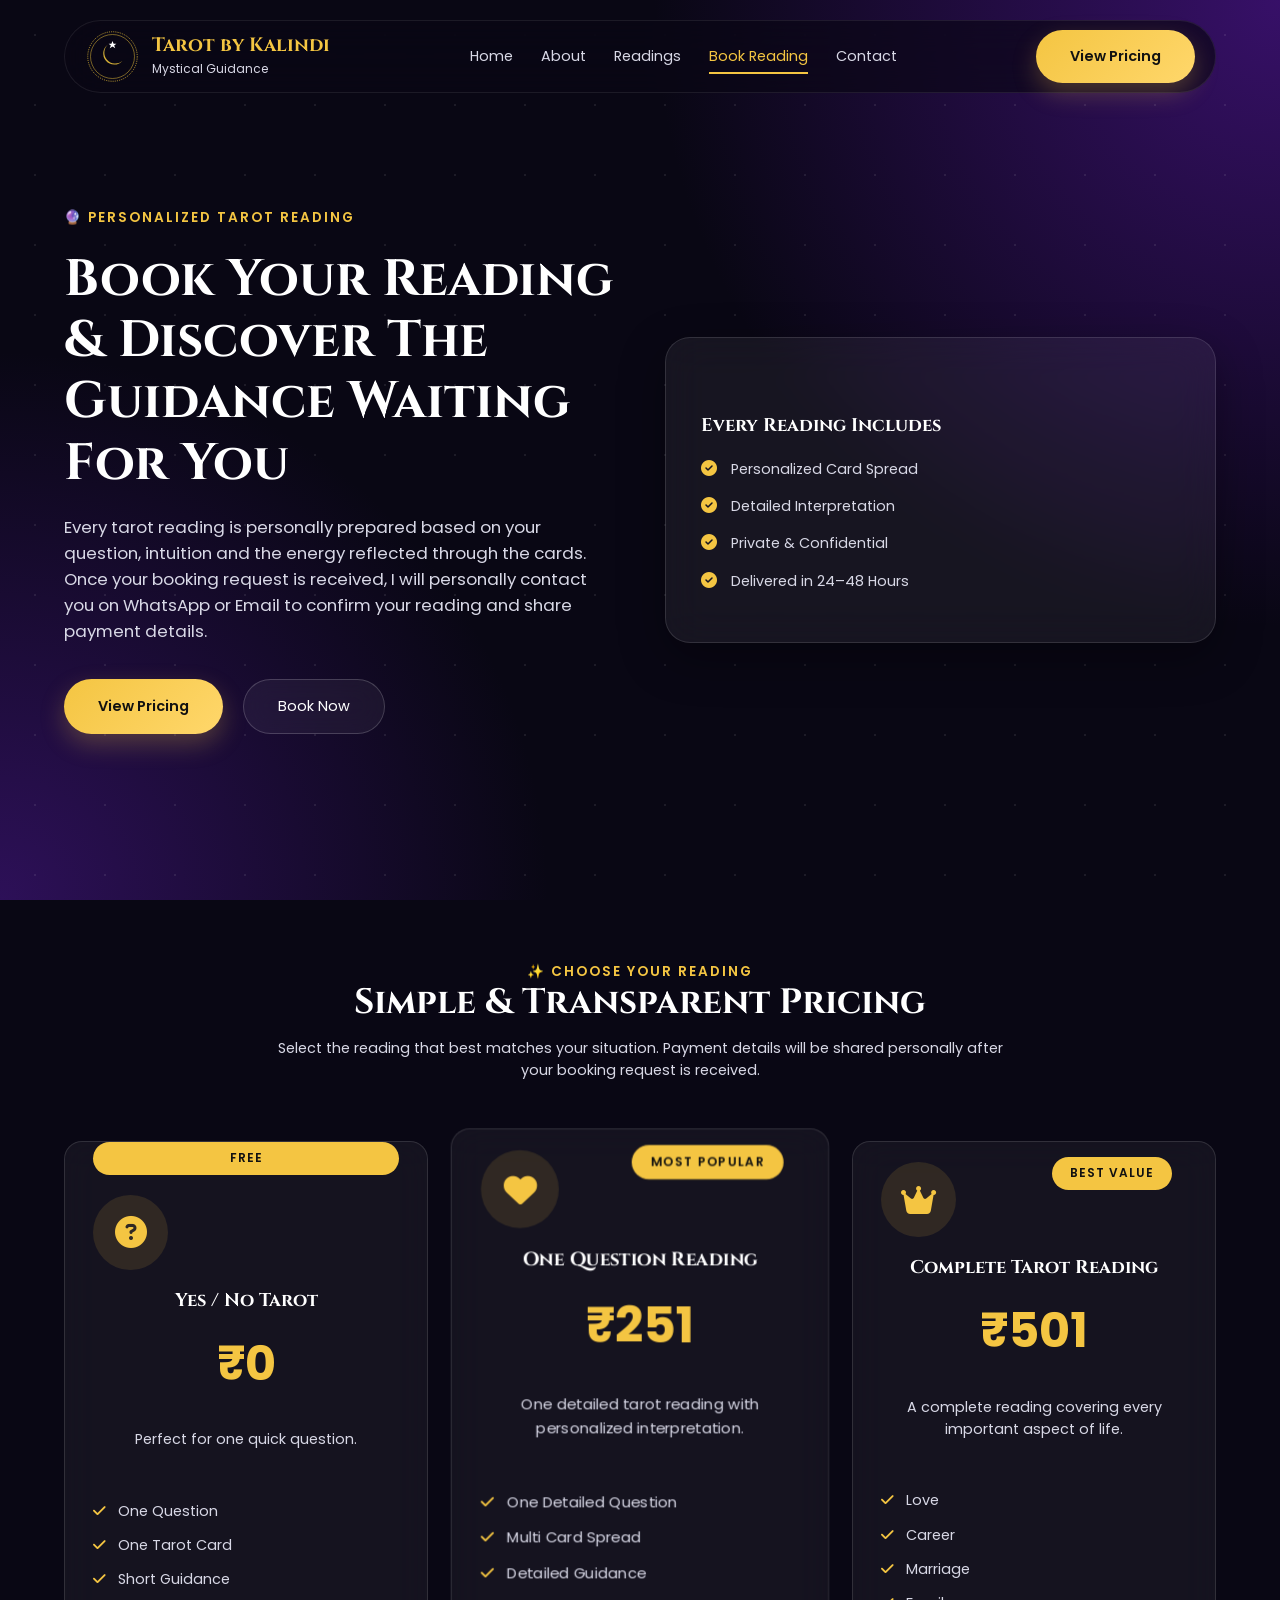
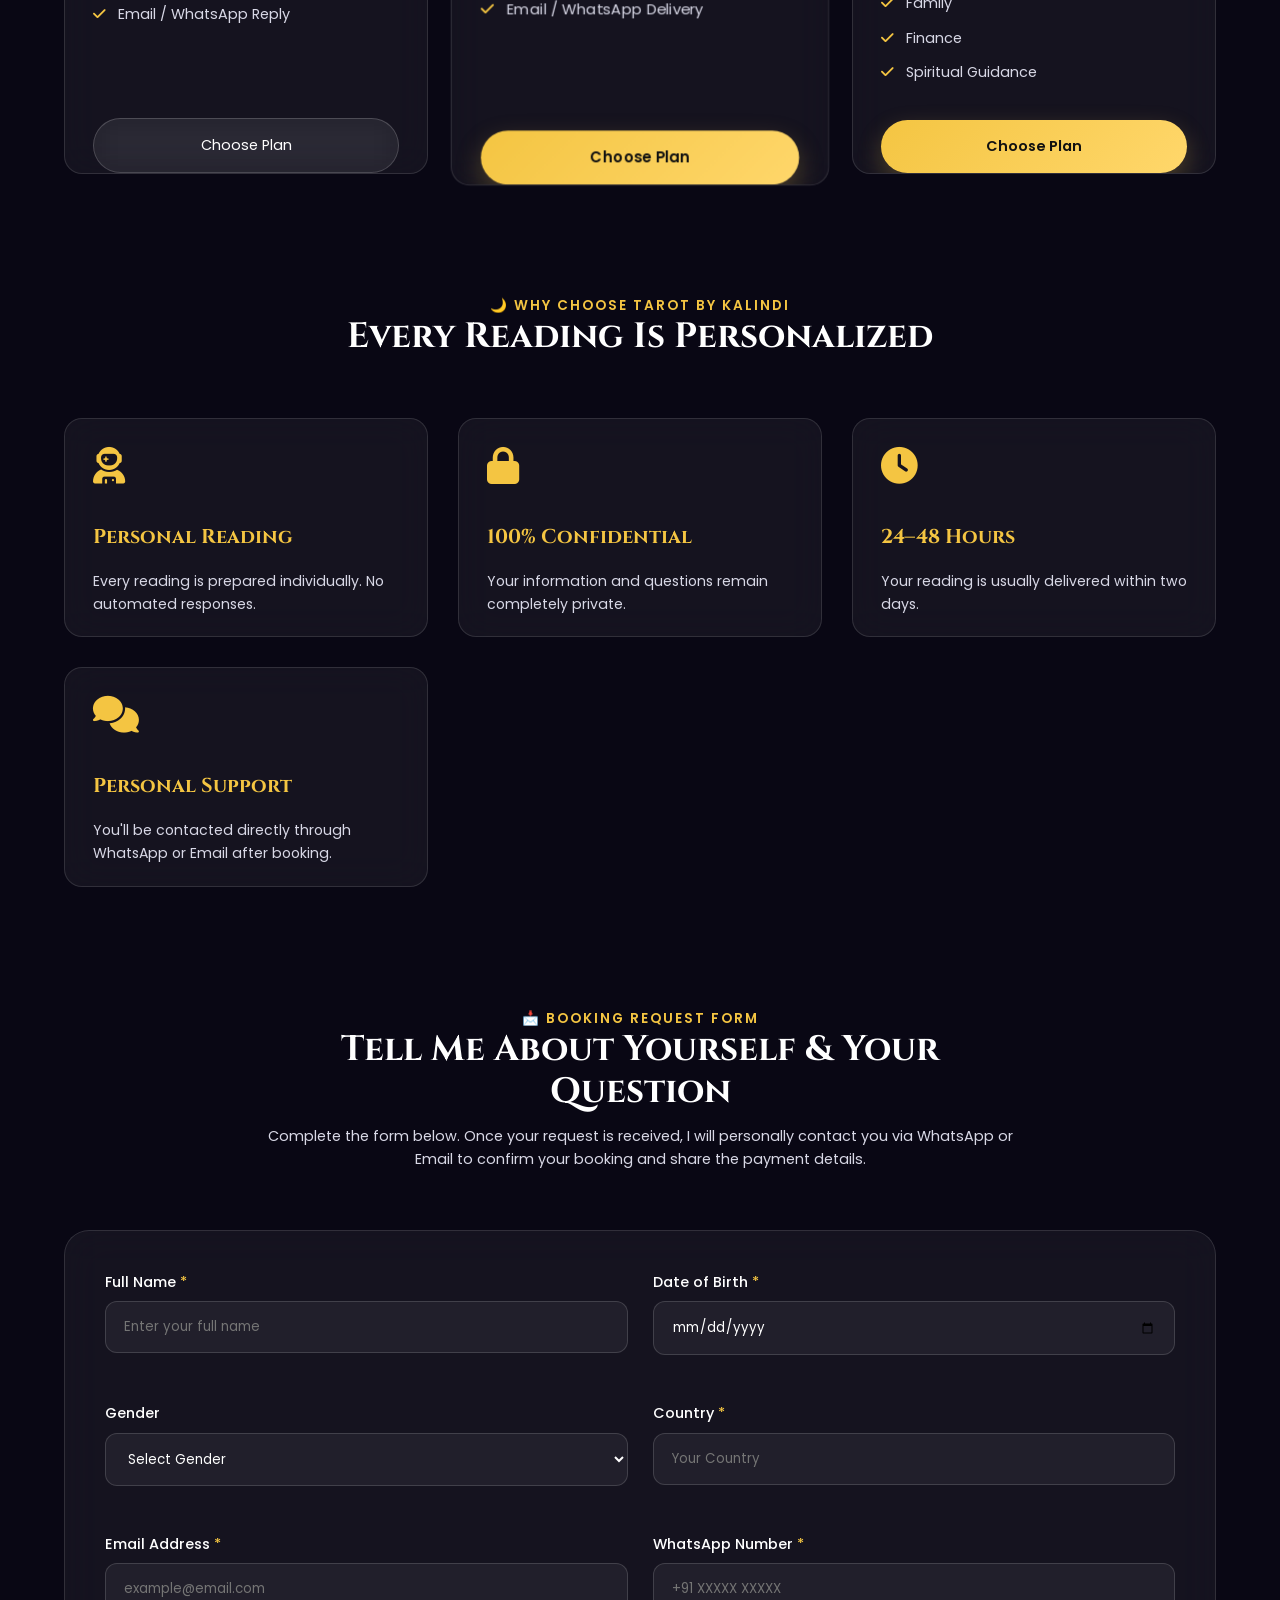
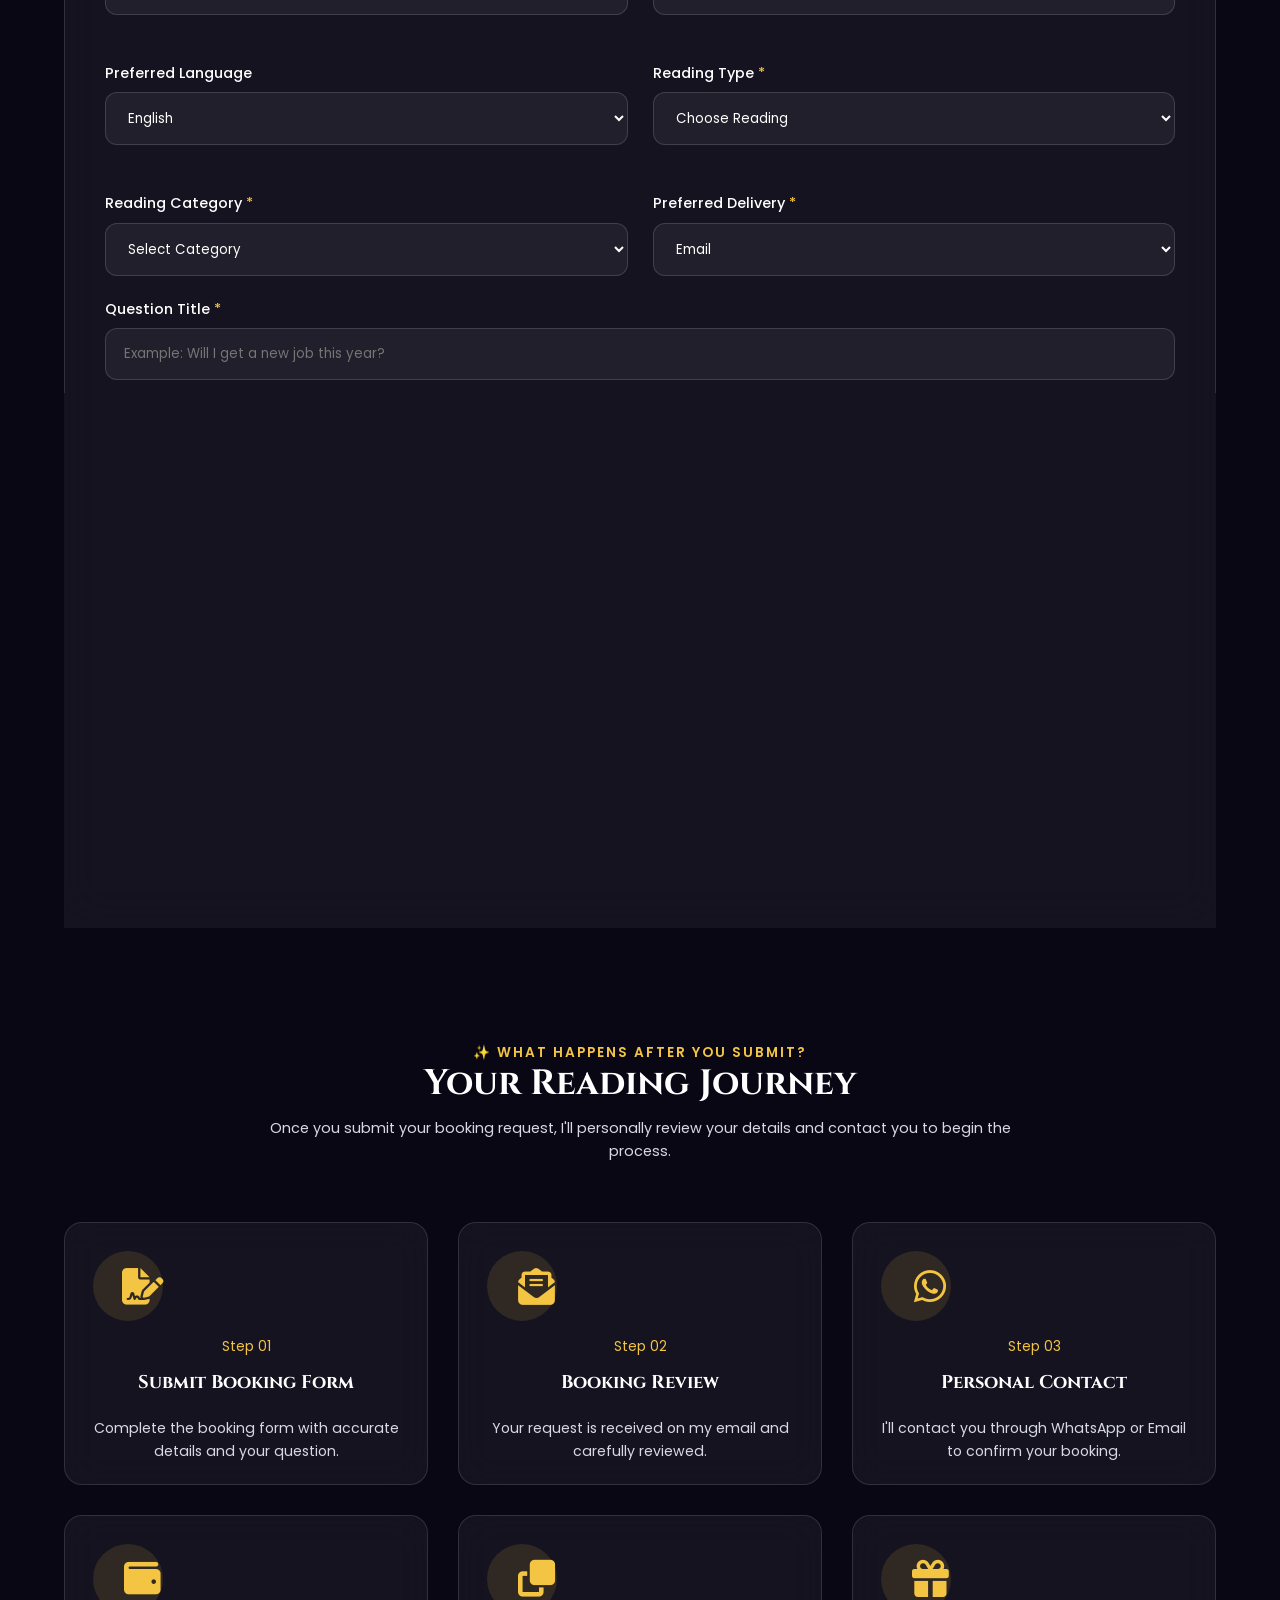
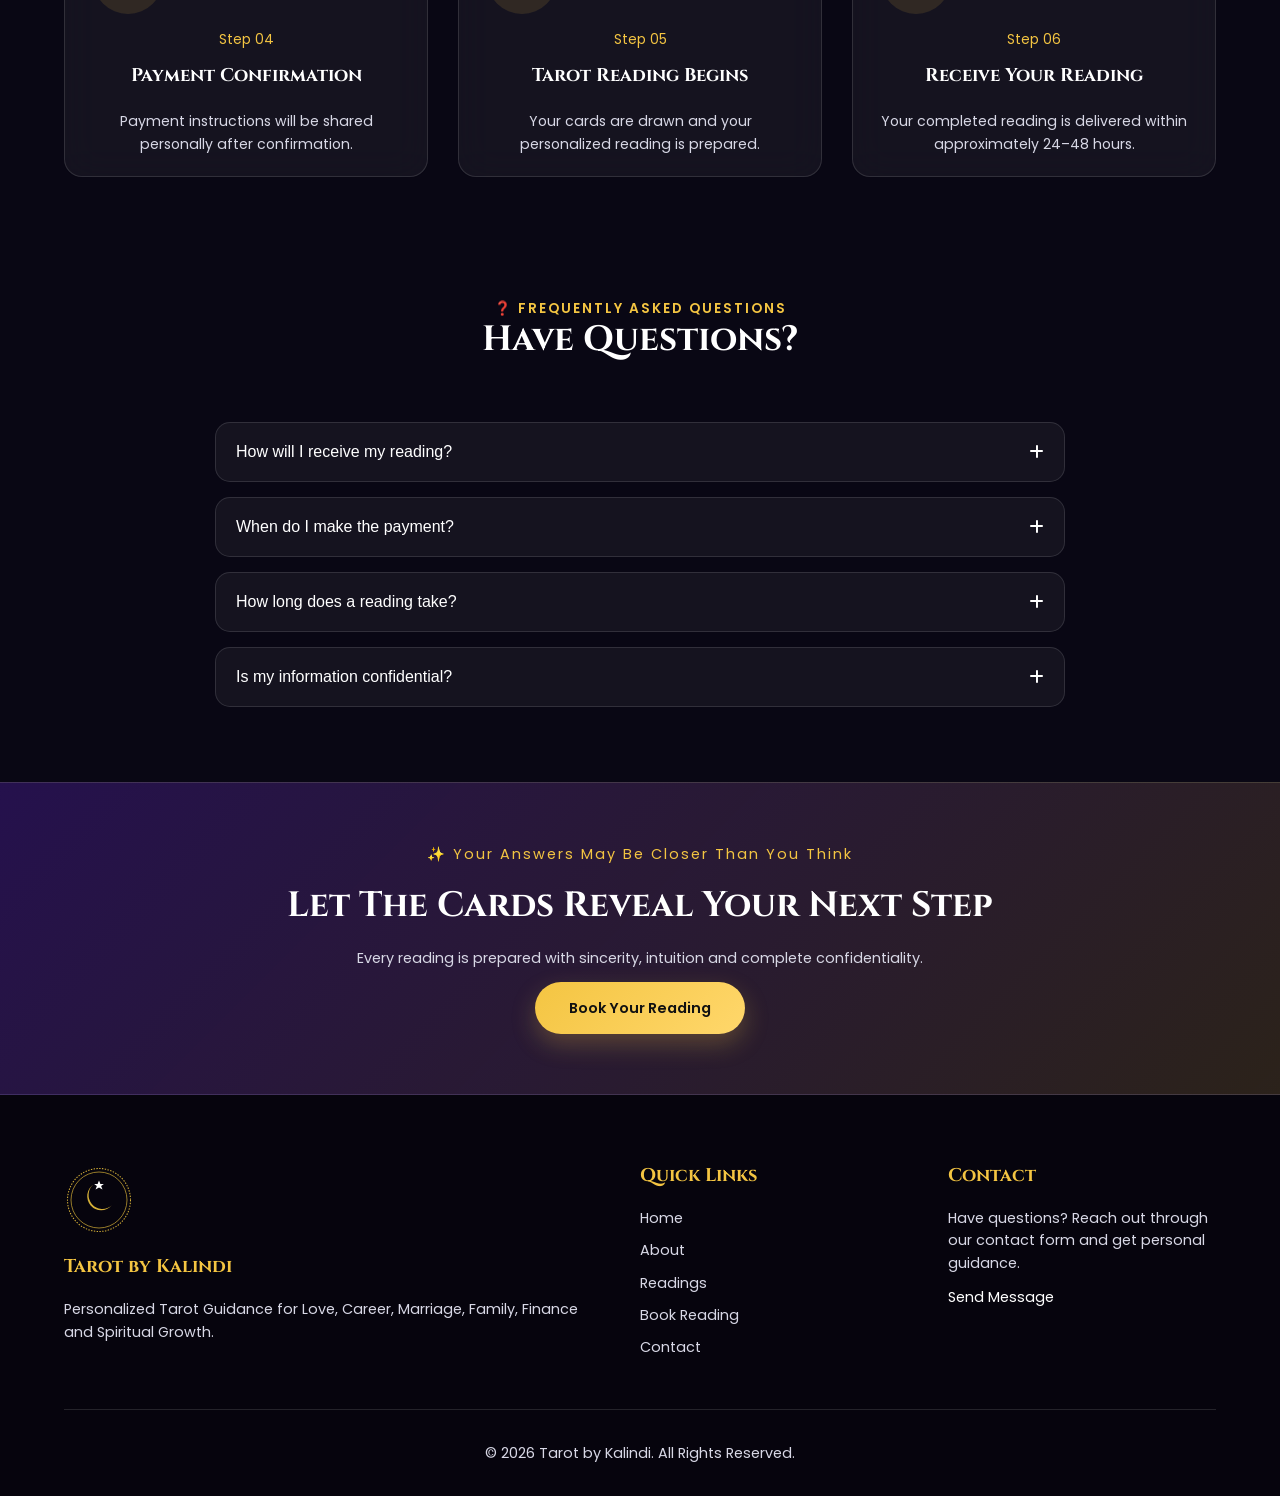
<file: booking.html>
<!DOCTYPE html>
<html lang="en">

<head>

    <!-- =====================================
             META TAGS
    ====================================== -->

    <meta charset="UTF-8">

    <meta http-equiv="X-UA-Compatible"
        content="IE=edge">

    <meta name="viewport"
        content="width=device-width, initial-scale=1.0">

    <meta name="description"
        content="Book your personalized Tarot Reading online with Tarot by Kalindi. Love, Career, Marriage, Family, Finance and Complete Tarot Guidance.">

    <meta name="keywords"
        content="Tarot Reading, Tarot Cards, Love Tarot, Career Tarot, Marriage Reading, Spiritual Guidance">

    <meta name="author"
        content="Tarot by Kalindi">

    <title>

        Book Your Reading | Tarot by Kalindi

    </title>



    <!-- =====================================
             GOOGLE FONTS
    ====================================== -->

    <link rel="preconnect"
        href="https://fonts.googleapis.com">

    <link rel="preconnect"
        href="https://fonts.gstatic.com"
        crossorigin>

    <link href="https://fonts.googleapis.com/css2?family=Cinzel:wght@400;500;600;700;800&family=Poppins:wght@300;400;500;600;700&display=swap"
        rel="stylesheet">



    <!-- =====================================
             FONT AWESOME
    ====================================== -->

    <link rel="stylesheet"
        href="https://cdnjs.cloudflare.com/ajax/libs/font-awesome/6.7.2/css/all.min.css">



    <!-- =====================================
             MAIN CSS
    ====================================== -->

    <link rel="stylesheet"
        href="style.css">



    <!-- =====================================
             FAVICON
    ====================================== -->

    <link rel="icon"
        href="images/favicon.png">

</head>

<body>



<!-- =====================================
             LOADER
====================================== -->

<div id="loader">

    <div class="loader-content">

        <svg class="mystic-logo" viewBox="0 0 100 100" width="80" height="80" xmlns="https://www.w3.org/2000/svg" style="margin: auto; display: block; filter: drop-shadow(0 0 10px rgba(244,197,66,0.3));">
          <circle cx="50" cy="50" r="45" fill="none" stroke="#D4AF37" stroke-width="1.5" stroke-dasharray="2 2" />
          <circle cx="50" cy="50" r="40" fill="none" stroke="#D4AF37" stroke-width="1" />
          <path d="M42,28 A20,20 0 1,0 68,58 A15,15 0 1,1 42,28 Z" fill="#D4AF37" />
          <polygon points="50,22 52,27 57,27 53,30 55,35 50,32 45,35 47,30 43,27 48,27" fill="#fff" />
        </svg>

        <h2>

            Tarot by Kalindi

        </h2>

        <span>

            Preparing Your Reading...

        </span>

    </div>

</div>



<!-- =====================================
             CUSTOM CURSOR
====================================== -->

<div class="cursor-dot"></div>

<div class="cursor-outline"></div>



<!-- =====================================
             MAGIC BACKGROUND
====================================== -->

<div class="magic-background">

    <div class="stars"></div>

    <div class="twinkling-stars"></div>

    <div class="aurora"></div>

    <div class="fog-layer"></div>

    <div class="floating-particles"></div>

</div>



<!-- Scroll Progress -->

<div id="progress-bar"></div>



<!-- =====================================
             HEADER
====================================== -->

<header>

    <nav class="navbar">

        <div class="logo">

<svg class="mystic-logo" viewBox="0 0 100 100" width="55" height="55" xmlns="https://www.w3.org/2000/svg">
  <circle cx="50" cy="50" r="45" fill="none" stroke="#D4AF37" stroke-width="1.5" stroke-dasharray="2 2" />
  <circle cx="50" cy="50" r="40" fill="none" stroke="#D4AF37" stroke-width="1" />
  <path d="M42,28 A20,20 0 1,0 68,58 A15,15 0 1,1 42,28 Z" fill="#D4AF37" />
  <polygon points="50,22 52,27 57,27 53,30 55,35 50,32 45,35 47,30 43,27 48,27" fill="#fff" />
</svg>

            <div>

                <h2>

                    Tarot by Kalindi

                </h2>

                <span>

                    Mystical Guidance

                </span>

            </div>

        </div>



        <ul class="nav-links">

            <li>

                <a href="index.html">

                    Home

                </a>

            </li>

            <li>

                <a href="about.html">

                    About

                </a>

            </li>

            <li>

                <a href="readings.html">

                    Readings

                </a>

            </li>

            <li>

                <a href="booking.html"
                    class="active">

                    Book Reading

                </a>

            </li>

            <li>

                <a href="contact.html">

                    Contact

                </a>

            </li>

        </ul>



        <a href="#pricing"

            class="book-btn">

            View Pricing

        </a>



        <div id="menu-btn">

            <i class="fas fa-bars"></i>

        </div>

    </nav>

</header>



<!-- =====================================
             HERO SECTION
====================================== -->

<section class="page-hero booking-hero">

    <div class="container">

        <div class="page-hero-content">

            <span class="section-subtitle">

                🔮 Personalized Tarot Reading

            </span>

            <h1>

                Book Your Reading

                <br>

                & Discover The Guidance

                Waiting For You

            </h1>

            <p>

                Every tarot reading is personally prepared based on your
                question, intuition and the energy reflected through the cards.
                Once your booking request is received, I will personally contact
                you on WhatsApp or Email to confirm your reading and share
                payment details.

            </p>



            <div class="hero-buttons">

                <a href="#pricing"

                    class="gold-btn">

                    View Pricing

                </a>

                <a href="#bookingForm"

                    class="glass-btn">

                    Book Now

                </a>

            </div>

        </div>



        <!-- Hero Side Card -->

        <div class="hero-card">

            <div class="hero-card-content">

                <i class="fas fa-moon-stars"></i>

                <h3>

                    Every Reading Includes

                </h3>

                <ul>

                    <li>

                        <i class="fas fa-check-circle"></i>

                        Personalized Card Spread

                    </li>

                    <li>

                        <i class="fas fa-check-circle"></i>

                        Detailed Interpretation

                    </li>

                    <li>

                        <i class="fas fa-check-circle"></i>

                        Private & Confidential

                    </li>

                    <li>

                        <i class="fas fa-check-circle"></i>

                        Delivered in 24–48 Hours

                    </li>

                </ul>

            </div>

        </div>

    </div>

</section>



<!-- =====================================
            PRICING STARTS HERE
====================================== -->


<!-- =====================================
            PRICING SECTION
====================================== -->

<section class="pricing-section" id="pricing">

    <div class="container">

        <div class="section-heading">

            <span class="section-subtitle">

                ✨ Choose Your Reading

            </span>

            <h2>

                Simple & Transparent Pricing

            </h2>

            <p>

                Select the reading that best matches your situation.
                Payment details will be shared personally after your booking request is received.

            </p>

        </div>



        <div class="pricing-grid">

            <!-- FREE PLAN -->

            <div class="pricing-card free-plan">

                <div class="plan-badge">

                    FREE

                </div>

                <div class="plan-icon">

                    <i class="fas fa-circle-question"></i>

                </div>

                <h3>

                    Yes / No Tarot

                </h3>

                <div class="price">

                    ₹0

                </div>

                <p>

                    Perfect for one quick question.

                </p>

                <ul>

                    <li><i class="fas fa-check"></i> One Question</li>

                    <li><i class="fas fa-check"></i> One Tarot Card</li>

                    <li><i class="fas fa-check"></i> Short Guidance</li>

                    <li><i class="fas fa-check"></i> Email / WhatsApp Reply</li>

                </ul>

                <a href="#bookingForm"
                   class="outline-btn choose-plan"
                   data-plan="Free Yes / No Tarot">

                    Choose Plan

                </a>

            </div>



            <!-- MOST POPULAR -->

            <div class="pricing-card featured-plan">

                <div class="popular-tag">

                    MOST POPULAR

                </div>

                <div class="plan-icon">

                    <i class="fas fa-heart"></i>

                </div>

                <h3>

                    One Question Reading

                </h3>

                <div class="price">

                    ₹251

                </div>

                <p>

                    One detailed tarot reading with personalized interpretation.

                </p>

                <ul>

                    <li><i class="fas fa-check"></i> One Detailed Question</li>

                    <li><i class="fas fa-check"></i> Multi Card Spread</li>

                    <li><i class="fas fa-check"></i> Detailed Guidance</li>

                    <li><i class="fas fa-check"></i> Email / WhatsApp Delivery</li>

                </ul>

                <a href="#bookingForm"
                   class="gold-btn choose-plan"
                   data-plan="One Question Reading (₹251)">

                    Choose Plan

                </a>

            </div>



            <!-- PREMIUM -->

            <div class="pricing-card premium-plan">

                <div class="premium-tag">

                    BEST VALUE

                </div>

                <div class="plan-icon">

                    <i class="fas fa-crown"></i>

                </div>

                <h3>

                    Complete Tarot Reading

                </h3>

                <div class="price">

                    ₹501

                </div>

                <p>

                    A complete reading covering every important aspect of life.

                </p>

                <ul>

                    <li><i class="fas fa-check"></i> Love</li>

                    <li><i class="fas fa-check"></i> Career</li>

                    <li><i class="fas fa-check"></i> Marriage</li>

                    <li><i class="fas fa-check"></i> Family</li>

                    <li><i class="fas fa-check"></i> Finance</li>

                    <li><i class="fas fa-check"></i> Spiritual Guidance</li>

                </ul>

                <a href="#bookingForm"
                   class="gold-btn choose-plan"
                   data-plan="Complete Tarot Reading (₹501)">

                    Choose Plan

                </a>

            </div>

        </div>

    </div>

</section>



<!-- =====================================
        WHY BOOK WITH US
====================================== -->

<section class="booking-benefits">

    <div class="container">

        <div class="section-heading">

            <span class="section-subtitle">

                🌙 Why Choose Tarot by Kalindi

            </span>

            <h2>

                Every Reading Is Personalized

            </h2>

        </div>

        <div class="benefits-grid">

            <div class="benefit-card">

                <i class="fas fa-user-astronaut"></i>

                <h3>Personal Reading</h3>

                <p>

                    Every reading is prepared individually. No automated responses.

                </p>

            </div>

            <div class="benefit-card">

                <i class="fas fa-lock"></i>

                <h3>100% Confidential</h3>

                <p>

                    Your information and questions remain completely private.

                </p>

            </div>

            <div class="benefit-card">

                <i class="fas fa-clock"></i>

                <h3>24–48 Hours</h3>

                <p>

                    Your reading is usually delivered within two days.

                </p>

            </div>

            <div class="benefit-card">

                <i class="fas fa-comments"></i>

                <h3>Personal Support</h3>

                <p>

                    You'll be contacted directly through WhatsApp or Email after booking.

                </p>

            </div>

        </div>

    </div>

</section>



<!-- =====================================
        BOOKING FORM STARTS
====================================== -->

<!-- =====================================
        BOOKING FORM
====================================== -->

<section class="booking-section" id="bookingForm">

    <div class="container">

        <div class="section-heading">

            <span class="section-subtitle">

                📩 Booking Request Form

            </span>

            <h2>

                Tell Me About Yourself & Your Question

            </h2>

            <p>

                Complete the form below. Once your request is received, I will personally contact you via WhatsApp or Email to confirm your booking and share the payment details.

            </p>

        </div>



        <form id="bookingFormData" class="booking-form">

            <div class="form-grid">

                <!-- Full Name -->

                <div class="form-group">

                    <label>Full Name <span>*</span></label>

                    <input
                        type="text"
                        name="fullname"
                        placeholder="Enter your full name"
                        required>

                </div>



                <!-- Date Of Birth -->

                <div class="form-group">

                    <label>Date of Birth <span>*</span></label>

                    <input
                        type="date"
                        name="dob"
                        required>

                </div>



                <!-- Gender -->

                <div class="form-group">

                    <label>Gender</label>

                    <select name="gender">

                        <option value="">Select Gender</option>

                        <option>Female</option>

                        <option>Male</option>

                        <option>Other</option>

                        <option>Prefer Not To Say</option>

                    </select>

                </div>



                <!-- Country -->

                <div class="form-group">

                    <label>Country <span>*</span></label>

                    <input
                        type="text"
                        name="country"
                        placeholder="Your Country"
                        required>

                </div>



                <!-- Email -->

                <div class="form-group">

                    <label>Email Address <span>*</span></label>

                    <input
                        type="email"
                        name="email"
                        placeholder="example@email.com"
                        required>

                </div>



                <!-- WhatsApp -->

                <div class="form-group">

                    <label>WhatsApp Number <span>*</span></label>

                    <input
                        type="tel"
                        name="whatsapp"
                        placeholder="+91 XXXXX XXXXX"
                        required>

                </div>



                <!-- Language -->

                <div class="form-group">

                    <label>Preferred Language</label>

                    <select name="language">

                        <option>English</option>

                        <option>Hindi</option>

                        <option>Hinglish</option>

                    </select>

                </div>



                <!-- Reading Type -->

                <div class="form-group">

                    <label>Reading Type <span>*</span></label>

                    <select
                        id="readingType"
                        name="reading_type"
                        required>

                        <option value="">Choose Reading</option>

                        <option>Free Yes / No Tarot</option>

                        <option>One Question Reading (₹251)</option>

                        <option>Complete Tarot Reading (₹501)</option>

                    </select>

                </div>



                <!-- Reading Category -->

                <div class="form-group">

                    <label>Reading Category <span>*</span></label>

                    <select
                        id="readingCategory"
                        name="category"
                        required>

                        <option value="">Select Category</option>

                    </select>

                </div>



                <!-- Delivery -->

                <div class="form-group">

                    <label>Preferred Delivery <span>*</span></label>

                    <select
                        name="delivery"
                        required>

                        <option>Email</option>

                        <option>WhatsApp</option>

                    </select>

                </div>

            </div>



            <!-- Question -->

            <div class="form-group">

                <label>

                    Question Title <span>*</span>

                </label>

                <input
                    type="text"
                    name="question"

                    placeholder="Example: Will I get a new job this year?"

                    required>

            </div>



            <!-- Description -->

            <div class="form-group">

                <label>

                    Describe Your Situation <span>*</span>

                </label>

                <textarea

                    rows="8"

                    name="details"

                    required

                    placeholder="Please explain your current situation in detail. Mention anything that may help provide better guidance."></textarea>

            </div>



            <!-- Upload -->

            <div class="form-group">

                <label>

                    Upload Your Photo (Optional)

                </label>

                <input

                    type="file"

                    name="photo"

                    accept="image/*">

            </div>



            <!-- Consent -->

            <div class="checkbox-group">

                <label>

                    <input

                        type="checkbox"

                        required>

                    I confirm that all the information provided is correct. I understand that Tarot Reading is intended for spiritual guidance and self-reflection and does not replace professional medical, legal, or financial advice.

                </label>

            </div>



            <button

                type="submit"

                class="gold-btn submit-btn">

                <i class="fas fa-paper-plane"></i>

                Submit Booking Request

            </button>

        </form>

    </div>

</section>



<!-- =====================================
        WHAT HAPPENS NEXT STARTS
====================================== -->

<!-- =====================================
        WHAT HAPPENS NEXT
====================================== -->

<section class="process-section">

    <div class="container">

        <div class="section-heading">

            <span class="section-subtitle">

                ✨ What Happens After You Submit?

            </span>

            <h2>

                Your Reading Journey

            </h2>

            <p>

                Once you submit your booking request, I'll personally review your details and contact you to begin the process.

            </p>

        </div>



        <div class="process-grid">

            <div class="process-card">

                <div class="process-icon">

                    <i class="fas fa-file-signature"></i>

                </div>

                <span>Step 01</span>

                <h3>

                    Submit Booking Form

                </h3>

                <p>

                    Complete the booking form with accurate details and your question.

                </p>

            </div>



            <div class="process-card">

                <div class="process-icon">

                    <i class="fas fa-envelope-open-text"></i>

                </div>

                <span>Step 02</span>

                <h3>

                    Booking Review

                </h3>

                <p>

                    Your request is received on my email and carefully reviewed.

                </p>

            </div>



            <div class="process-card">

                <div class="process-icon">

                    <i class="fab fa-whatsapp"></i>

                </div>

                <span>Step 03</span>

                <h3>

                    Personal Contact

                </h3>

                <p>

                    I'll contact you through WhatsApp or Email to confirm your booking.

                </p>

            </div>



            <div class="process-card">

                <div class="process-icon">

                    <i class="fas fa-wallet"></i>

                </div>

                <span>Step 04</span>

                <h3>

                    Payment Confirmation

                </h3>

                <p>

                    Payment instructions will be shared personally after confirmation.

                </p>

            </div>



            <div class="process-card">

                <div class="process-icon">

                    <i class="fas fa-clone"></i>

                </div>

                <span>Step 05</span>

                <h3>

                    Tarot Reading Begins

                </h3>

                <p>

                    Your cards are drawn and your personalized reading is prepared.

                </p>

            </div>



            <div class="process-card">

                <div class="process-icon">

                    <i class="fas fa-gift"></i>

                </div>

                <span>Step 06</span>

                <h3>

                    Receive Your Reading

                </h3>

                <p>

                    Your completed reading is delivered within approximately 24–48 hours.

                </p>

            </div>

        </div>

    </div>

</section>



<!-- =====================================
        FREQUENTLY ASKED QUESTIONS
====================================== -->

<section class="faq-section">

    <div class="container">

        <div class="section-heading">

            <span class="section-subtitle">

                ❓ Frequently Asked Questions

            </span>

            <h2>

                Have Questions?

            </h2>

        </div>



        <div class="faq-container">

            <div class="faq-item">

                <button class="faq-question">

                    How will I receive my reading?

                    <i class="fas fa-plus"></i>

                </button>

                <div class="faq-answer">

                    <p>

                        Your reading will be delivered through Email or WhatsApp based on your selected preference.

                    </p>

                </div>

            </div>



            <div class="faq-item">

                <button class="faq-question">

                    When do I make the payment?

                    <i class="fas fa-plus"></i>

                </button>

                <div class="faq-answer">

                    <p>

                        After your booking request is reviewed, you'll receive payment instructions personally via WhatsApp or Email.

                    </p>

                </div>

            </div>



            <div class="faq-item">

                <button class="faq-question">

                    How long does a reading take?

                    <i class="fas fa-plus"></i>

                </button>

                <div class="faq-answer">

                    <p>

                        Most readings are delivered within 24–48 hours after booking confirmation.

                    </p>

                </div>

            </div>



            <div class="faq-item">

                <button class="faq-question">

                    Is my information confidential?

                    <i class="fas fa-plus"></i>

                </button>

                <div class="faq-answer">

                    <p>

                        Absolutely. Every booking and reading is handled with complete privacy and confidentiality.

                    </p>

                </div>

            </div>

        </div>

    </div>

</section>



<!-- =====================================
        FINAL CALL TO ACTION
====================================== -->

<section class="cta-banner">

    <div class="container">

        <div class="cta-content">

            <span>

                ✨ Your Answers May Be Closer Than You Think

            </span>

            <h2>

                Let The Cards Reveal
                Your Next Step

            </h2>

            <p>

                Every reading is prepared with sincerity, intuition and complete confidentiality.

            </p>

            <a href="#bookingForm"

                class="gold-btn">

                Book Your Reading

            </a>

        </div>

    </div>

</section>



<!-- =====================================
        FOOTER
====================================== -->

<footer class="footer">

    <div class="container">

        <div class="footer-grid">

            <div class="footer-about">

                <svg class="mystic-logo" viewBox="0 0 100 100" width="70" height="70" xmlns="https://www.w3.org/2000/svg" style="margin-bottom: 15px;">
                  <circle cx="50" cy="50" r="45" fill="none" stroke="#D4AF37" stroke-width="1.5" stroke-dasharray="2 2" />
                  <circle cx="50" cy="50" r="40" fill="none" stroke="#D4AF37" stroke-width="1" />
                  <path d="M42,28 A20,20 0 1,0 68,58 A15,15 0 1,1 42,28 Z" fill="#D4AF37" />
                  <polygon points="50,22 52,27 57,27 53,30 55,35 50,32 45,35 47,30 43,27 48,27" fill="#fff" />
                </svg>

                <h3>

                    Tarot by Kalindi

                </h3>

                <p>

                    Personalized Tarot Guidance for Love, Career, Marriage, Family, Finance and Spiritual Growth.

                </p>

            </div>



            <div class="footer-links">

                <h3>

                    Quick Links

                </h3>

                <ul>

                    <li><a href="index.html">Home</a></li>

                    <li><a href="about.html">About</a></li>

                    <li><a href="readings.html">Readings</a></li>

                    <li><a href="booking.html">Book Reading</a></li>

                    <li><a href="contact.html">Contact</a></li>

                </ul>

            </div>



            <div class="footer-contact">

                <h3>Contact</h3>

                <p>Have questions? Reach out through our contact form and get personal guidance.</p>

                <a href="contact.html" class="footer-btn">

                    Send Message

                </a>

            </div>

        </div>



        <div class="footer-bottom">

            <p>

                © 2026 Tarot by Kalindi. All Rights Reserved.

            </p>

        </div>

    </div>

</footer>



<!-- Scroll To Top -->

<button id="scrollTopBtn">

    <i class="fas fa-arrow-up"></i>

</button>



<!-- Main JavaScript -->

<script src="script.js"></script>

</body>

</html>
</file>
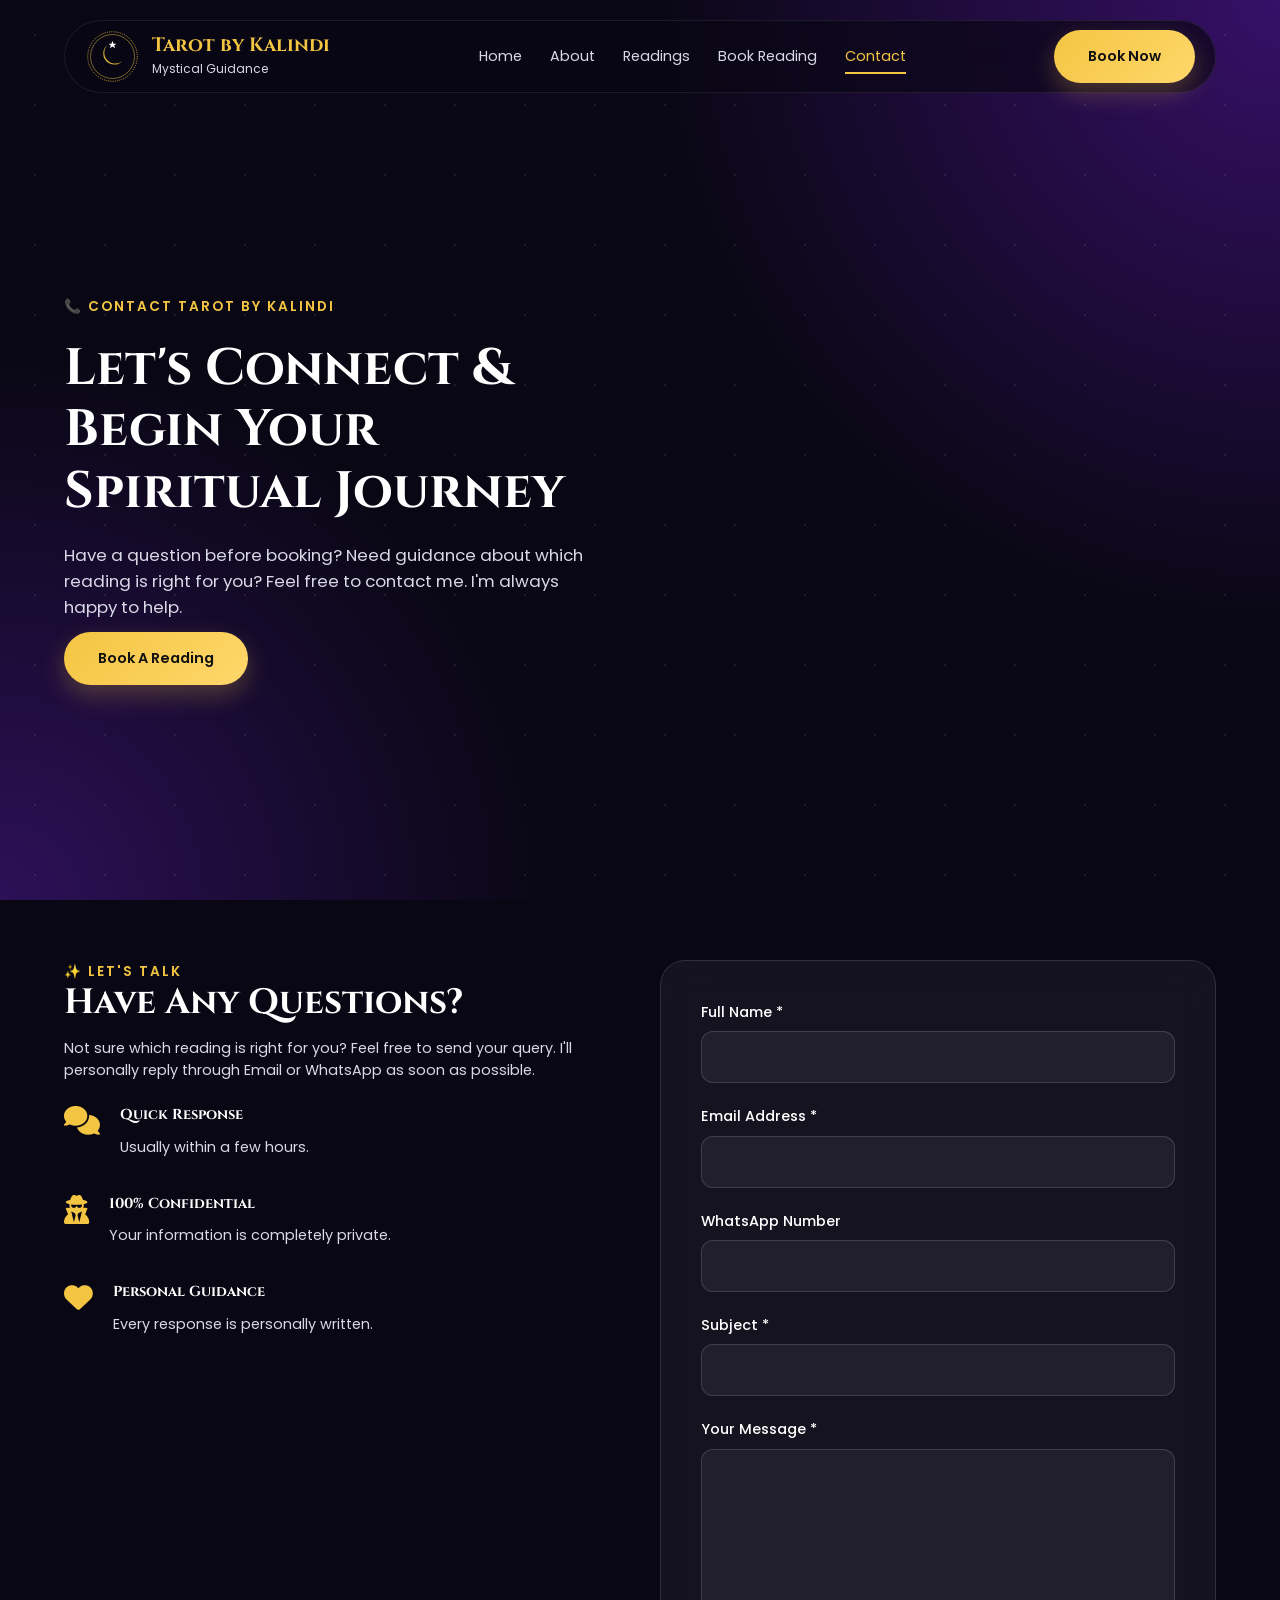
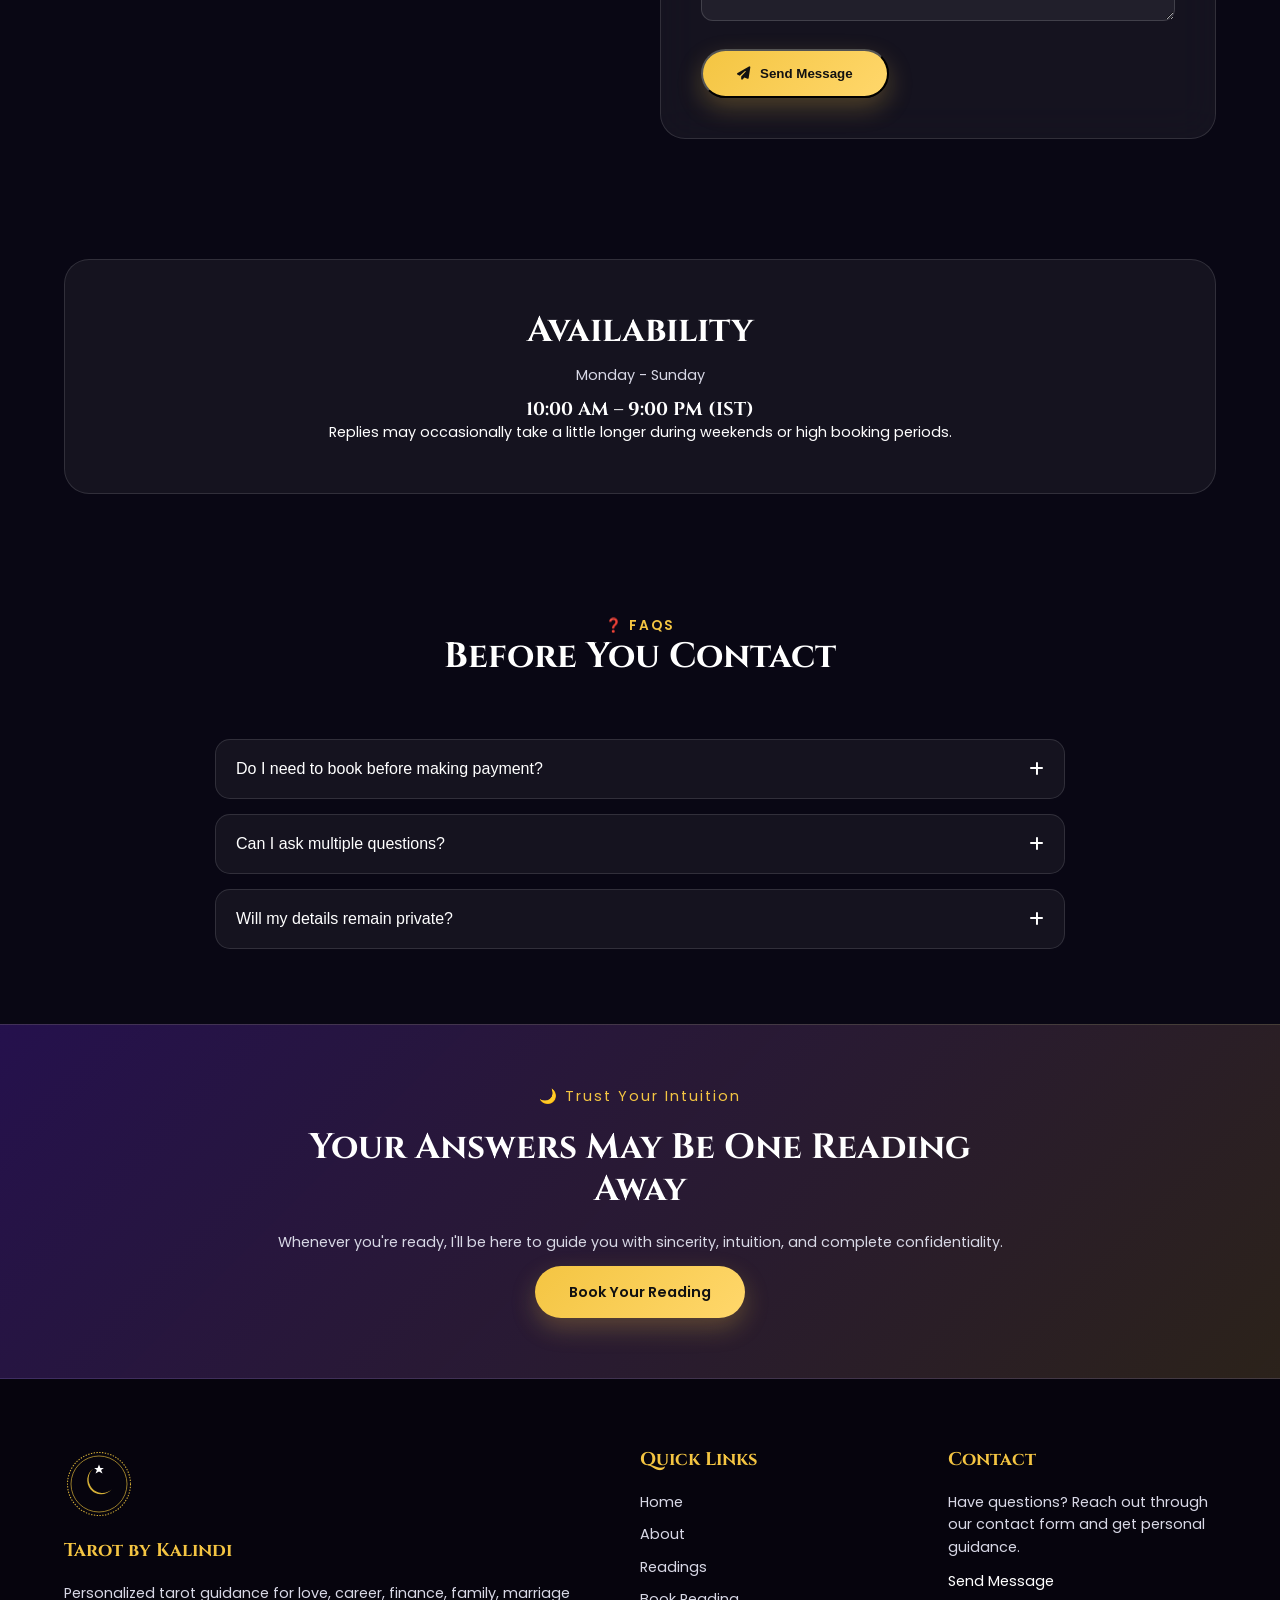
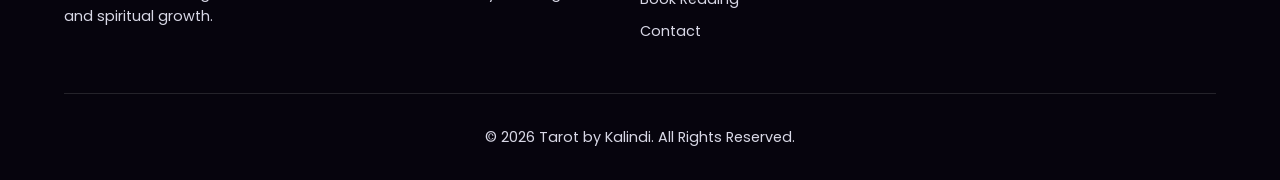
<file: contact.html>
<!DOCTYPE html>
<html lang="en">

<head>

    <!-- =====================================
            META TAGS
    ====================================== -->

    <meta charset="UTF-8">

    <meta http-equiv="X-UA-Compatible"
        content="IE=edge">

    <meta name="viewport"
        content="width=device-width, initial-scale=1.0">

    <meta name="description"
        content="Contact Tarot by Kalindi for personalized tarot readings and spiritual guidance.">

    <title>

        Contact | Tarot by Kalindi

    </title>

    <!-- Google Fonts -->

    <link rel="preconnect"
        href="https://fonts.googleapis.com">

    <link rel="preconnect"
        href="https://fonts.gstatic.com"
        crossorigin>

    <link href="https://fonts.googleapis.com/css2?family=Cinzel:wght@400;600;700;800&family=Poppins:wght@300;400;500;600;700&display=swap"
        rel="stylesheet">

    <!-- Font Awesome -->

    <link rel="stylesheet"
        href="https://cdnjs.cloudflare.com/ajax/libs/font-awesome/6.7.2/css/all.min.css">

    <!-- CSS -->

    <link rel="stylesheet"
        href="style.css">

    <!-- Favicon -->

    <link rel="icon"
        href="images/favicon.png">

</head>

<body>

<!-- Loader -->

<div id="loader">

    <div class="loader-content">

        <svg class="mystic-logo" viewBox="0 0 100 100" width="80" height="80" xmlns="https://www.w3.org/2000/svg" style="margin: auto; display: block; filter: drop-shadow(0 0 10px rgba(244,197,66,0.3));">
          <circle cx="50" cy="50" r="45" fill="none" stroke="#D4AF37" stroke-width="1.5" stroke-dasharray="2 2" />
          <circle cx="50" cy="50" r="40" fill="none" stroke="#D4AF37" stroke-width="1" />
          <path d="M42,28 A20,20 0 1,0 68,58 A15,15 0 1,1 42,28 Z" fill="#D4AF37" />
          <polygon points="50,22 52,27 57,27 53,30 55,35 50,32 45,35 47,30 43,27 48,27" fill="#fff" />
        </svg>

        <h2>Tarot by Kalindi</h2>

        <span>Connecting With The Universe...</span>

    </div>

</div>

<!-- Cursor -->

<div class="cursor-dot"></div>

<div class="cursor-outline"></div>

<!-- Background -->

<div class="magic-background">

    <div class="stars"></div>

    <div class="twinkling-stars"></div>

    <div class="aurora"></div>

    <div class="fog-layer"></div>

    <div class="floating-particles"></div>

</div>

<div id="progress-bar"></div>

<!-- =====================================
        HEADER
====================================== -->

<header>

<nav class="navbar">

<div class="logo">

<svg class="mystic-logo" viewBox="0 0 100 100" width="55" height="55" xmlns="https
    ://www.w3.org/2000/svg">
  <circle cx="50" cy="50" r="45" fill="none" stroke="#D4AF37" stroke-width="1.5" stroke-dasharray="2 2" />
  <circle cx="50" cy="50" r="40" fill="none" stroke="#D4AF37" stroke-width="1" />
  <path d="M42,28 A20,20 0 1,0 68,58 A15,15 0 1,1 42,28 Z" fill="#D4AF37" />
  <polygon points="50,22 52,27 57,27 53,30 55,35 50,32 45,35 47,30 43,27 48,27" fill="#fff" />
</svg>

<div>

<h2>

Tarot by Kalindi

</h2>

<span>

Mystical Guidance

</span>

</div>

</div>

<ul class="nav-links">

<li><a href="index.html">Home</a></li>

<li><a href="about.html">About</a></li>

<li><a href="readings.html">Readings</a></li>

<li><a href="booking.html">Book Reading</a></li>

<li><a href="contact.html" class="active">Contact</a></li>

</ul>

<a href="booking.html" class="book-btn">

Book Now

</a>

<div id="menu-btn">

<i class="fas fa-bars"></i>

</div>

</nav>

</header>

<!-- =====================================
        HERO
====================================== -->

<section class="page-hero contact-hero">

<div class="container">

<div class="page-hero-content">

<span class="section-subtitle">

📞 Contact Tarot by Kalindi

</span>

<h1>

Let's Connect &
Begin Your
Spiritual Journey

</h1>

<p>

Have a question before booking?
Need guidance about which reading is right for you?

Feel free to contact me.
I'm always happy to help.

</p>

<a href="booking.html"

class="gold-btn">

Book A Reading

</a>

</div>

</div>

</section>



<!-- =====================================
        CONTACT FORM STARTS
====================================== -->

<!-- =====================================
        CONTACT FORM
====================================== -->

<section class="contact-form-section" id="contactForm">

    <div class="container">

        <div class="contact-wrapper">

            <!-- Left -->

            <div class="contact-content">

                <span class="section-subtitle">

                    ✨ Let's Talk

                </span>

                <h2>

                    Have Any Questions?

                </h2>

                <p>

                    Not sure which reading is right for you?
                    Feel free to send your query. I'll personally reply through
                    Email or WhatsApp as soon as possible.

                </p>



                <div class="contact-feature">

                    <i class="fas fa-comments"></i>

                    <div>

                        <h4>Quick Response</h4>

                        <p>Usually within a few hours.</p>

                    </div>

                </div>



                <div class="contact-feature">

                    <i class="fas fa-user-secret"></i>

                    <div>

                        <h4>100% Confidential</h4>

                        <p>Your information is completely private.</p>

                    </div>

                </div>



                <div class="contact-feature">

                    <i class="fas fa-heart"></i>

                    <div>

                        <h4>Personal Guidance</h4>

                        <p>Every response is personally written.</p>

                    </div>

                </div>

            </div>



            <!-- Right -->

            <div class="contact-form-box">

                <form id="contactForm">

                    <div class="form-group">

                        <label>

                            Full Name *

                        </label>

                        <input
                            type="text"
                            name="name"
                            required>

                    </div>



                    <div class="form-group">

                        <label>

                            Email Address *

                        </label>

                        <input
                            type="email"
                            name="email"
                            required>

                    </div>



                    <div class="form-group">

                        <label>

                            WhatsApp Number

                        </label>

                        <input
                            type="tel"
                            name="phone">

                    </div>



                    <div class="form-group">

                        <label>

                            Subject *

                        </label>

                        <input
                            type="text"
                            name="subject"
                            required>

                    </div>



                    <div class="form-group">

                        <label>

                            Your Message *

                        </label>

                        <textarea
                            rows="7"
                            name="message"
                            required></textarea>

                    </div>



                    <button
                        type="submit"
                        class="gold-btn">

                        <i class="fas fa-paper-plane"></i>

                        Send Message

                    </button>

                </form>

            </div>

        </div>

    </div>

</section>



<!-- =====================================
        BUSINESS HOURS
====================================== -->

<section class="business-hours">

    <div class="container">

        <div class="hours-box">

            <h2>

                Availability

            </h2>

            <p>

                Monday - Sunday

            </p>

            <h3>

                10:00 AM – 9:00 PM (IST)

            </h3>

            <span>

                Replies may occasionally take a little longer during weekends or high booking periods.

            </span>

        </div>

    </div>

</section>



<!-- =====================================
        FAQ
====================================== -->

<section class="faq-section">

    <div class="container">

        <div class="section-heading">

            <span class="section-subtitle">

                ❓ FAQs

            </span>

            <h2>

                Before You Contact

            </h2>

        </div>



        <div class="faq-container">

            <div class="faq-item">

                <button class="faq-question">

                    Do I need to book before making payment?

                    <i class="fas fa-plus"></i>

                </button>

                <div class="faq-answer">

                    <p>

                        Yes. Please submit your booking request first. Payment instructions will be shared personally after confirmation.

                    </p>

                </div>

            </div>



            <div class="faq-item">

                <button class="faq-question">

                    Can I ask multiple questions?

                    <i class="fas fa-plus"></i>

                </button>

                <div class="faq-answer">

                    <p>

                        Yes. For multiple questions, the Complete Tarot Reading is recommended.

                    </p>

                </div>

            </div>



            <div class="faq-item">

                <button class="faq-question">

                    Will my details remain private?

                    <i class="fas fa-plus"></i>

                </button>

                <div class="faq-answer">

                    <p>

                        Absolutely. Every conversation and reading remains completely confidential.

                    </p>

                </div>

            </div>

        </div>

    </div>

</section>



<!-- =====================================
        FINAL CTA
====================================== -->

<section class="cta-banner">

    <div class="container">

        <div class="cta-content">

            <span>

                🌙 Trust Your Intuition

            </span>

            <h2>

                Your Answers May Be
                One Reading Away

            </h2>

            <p>

                Whenever you're ready, I'll be here to guide you with sincerity, intuition, and complete confidentiality.

            </p>

            <a
                href="booking.html"
                class="gold-btn">

                Book Your Reading

            </a>

        </div>

    </div>

</section>



<!-- =====================================
        FOOTER
====================================== -->

<footer class="footer">

    <div class="container">

        <div class="footer-grid">

            <div>

                <svg class="mystic-logo" viewBox="0 0 100 100" width="70" height="70" xmlns="https://www.w3.org/2000/svg" style="margin-bottom: 15px;">
                  <circle cx="50" cy="50" r="45" fill="none" stroke="#D4AF37" stroke-width="1.5" stroke-dasharray="2 2" />
                  <circle cx="50" cy="50" r="40" fill="none" stroke="#D4AF37" stroke-width="1" />
                  <path d="M42,28 A20,20 0 1,0 68,58 A15,15 0 1,1 42,28 Z" fill="#D4AF37" />
                  <polygon points="50,22 52,27 57,27 53,30 55,35 50,32 45,35 47,30 43,27 48,27" fill="#fff" />
                </svg>

                <h3>

                    Tarot by Kalindi

                </h3>

                <p>

                    Personalized tarot guidance for love, career, finance, family, marriage and spiritual growth.

                </p>

            </div>



            <div>

                <h3>

                    Quick Links

                </h3>

                <ul>

                    <li><a href="index.html">Home</a></li>

                    <li><a href="about.html">About</a></li>

                    <li><a href="readings.html">Readings</a></li>

                    <li><a href="booking.html">Book Reading</a></li>

                    <li><a href="contact.html">Contact</a></li>

                </ul>

            </div>



            <div class="footer-contact">

                <h3>Contact</h3>

                <p>Have questions? Reach out through our contact form and get personal guidance.</p>

                <a href="#contactForm" class="footer-btn">

                    Send Message

                </a>

            </div>

        </div>



        <div class="footer-bottom">

            <p>

                © 2026 Tarot by Kalindi. All Rights Reserved.

            </p>

        </div>

    </div>

</footer>



<!-- Scroll To Top -->

<button id="scrollTopBtn">

    <i class="fas fa-arrow-up"></i>

</button>



<!-- Main JS -->

<script src="script.js"></script>

</body>

</html>
</file>
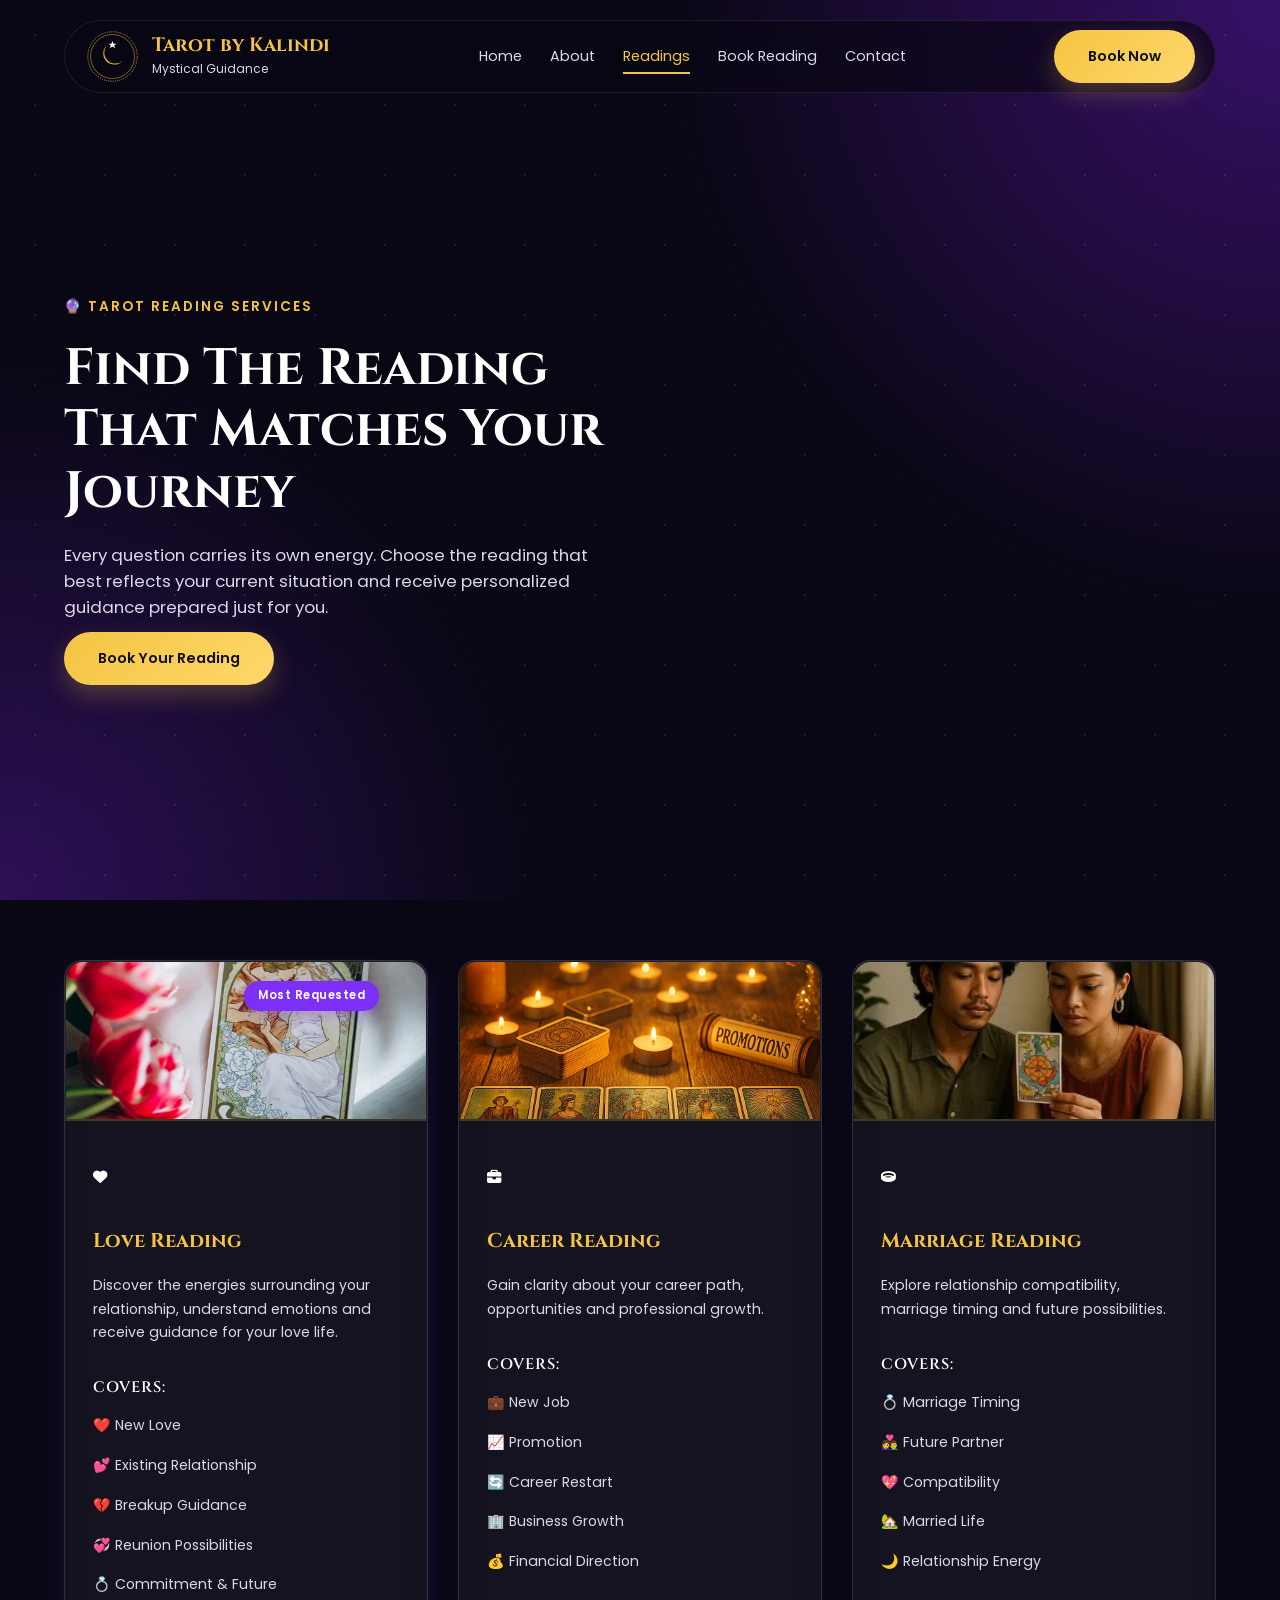
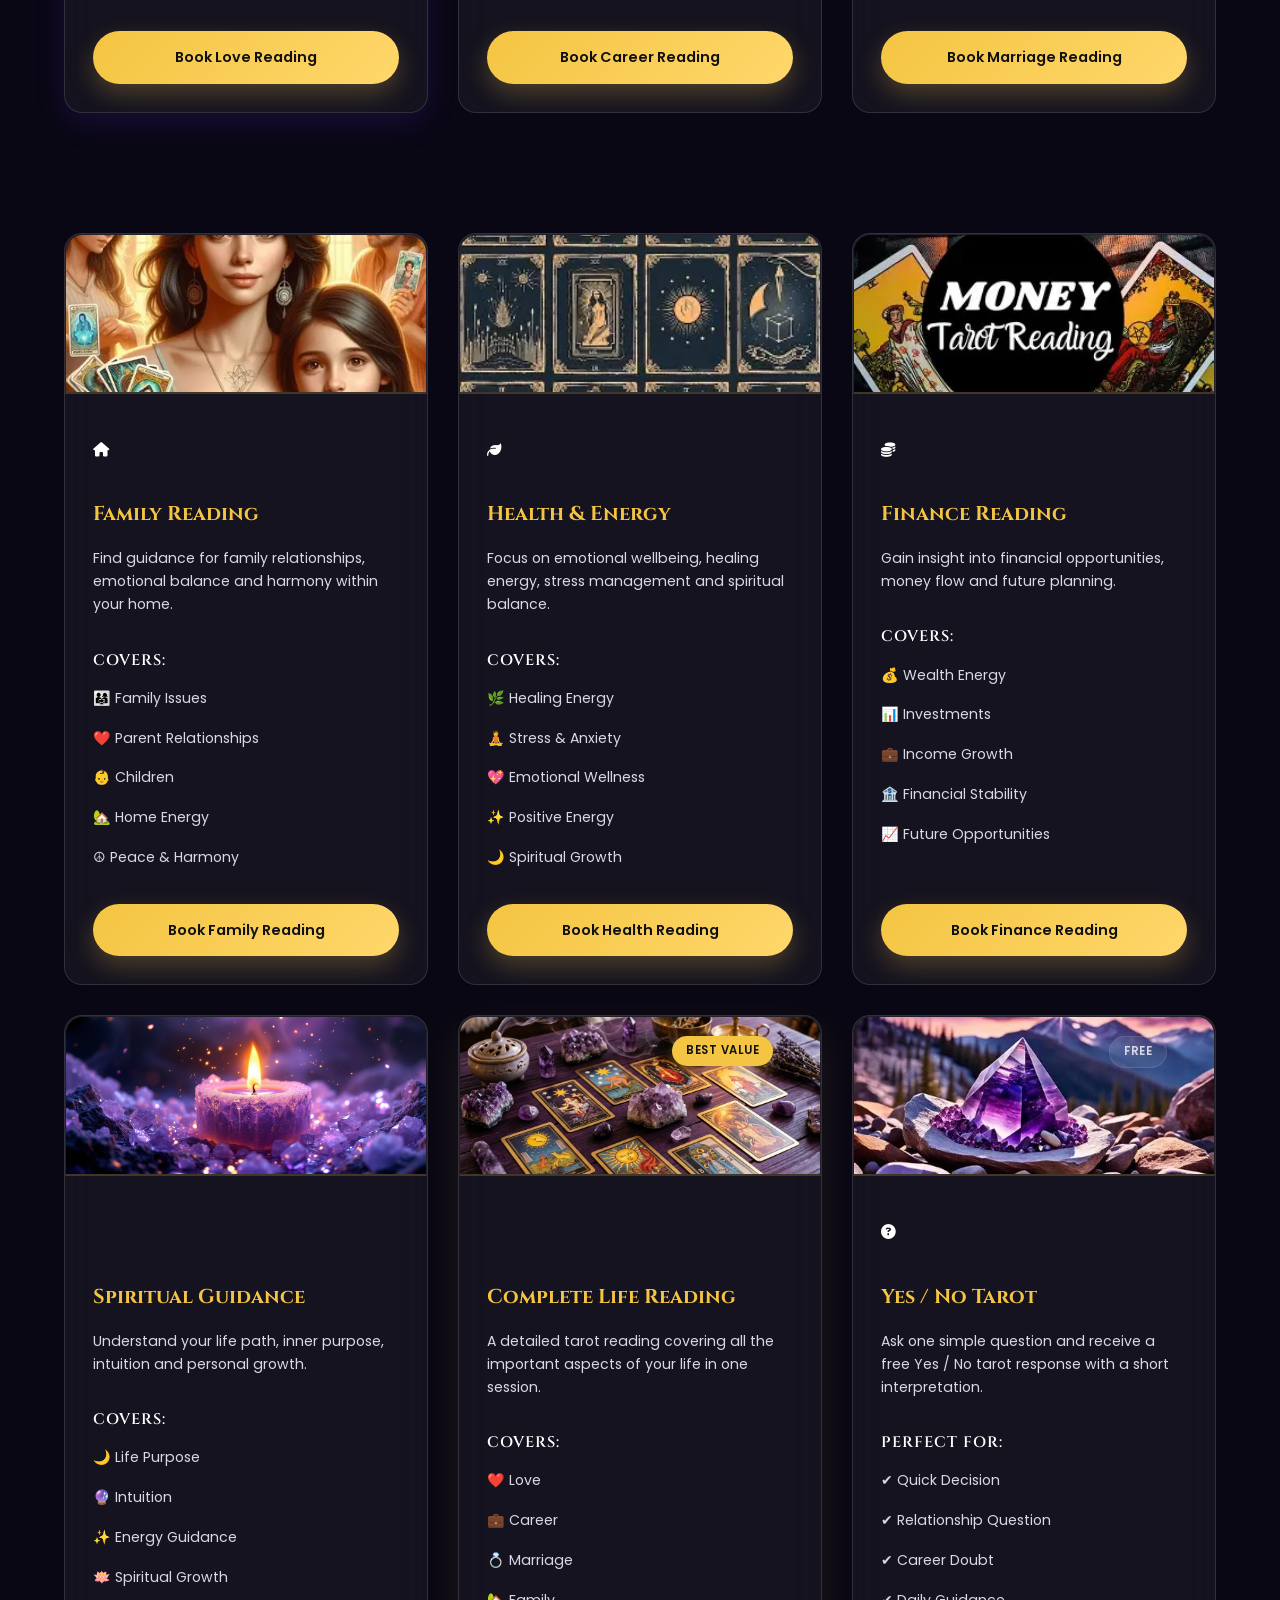
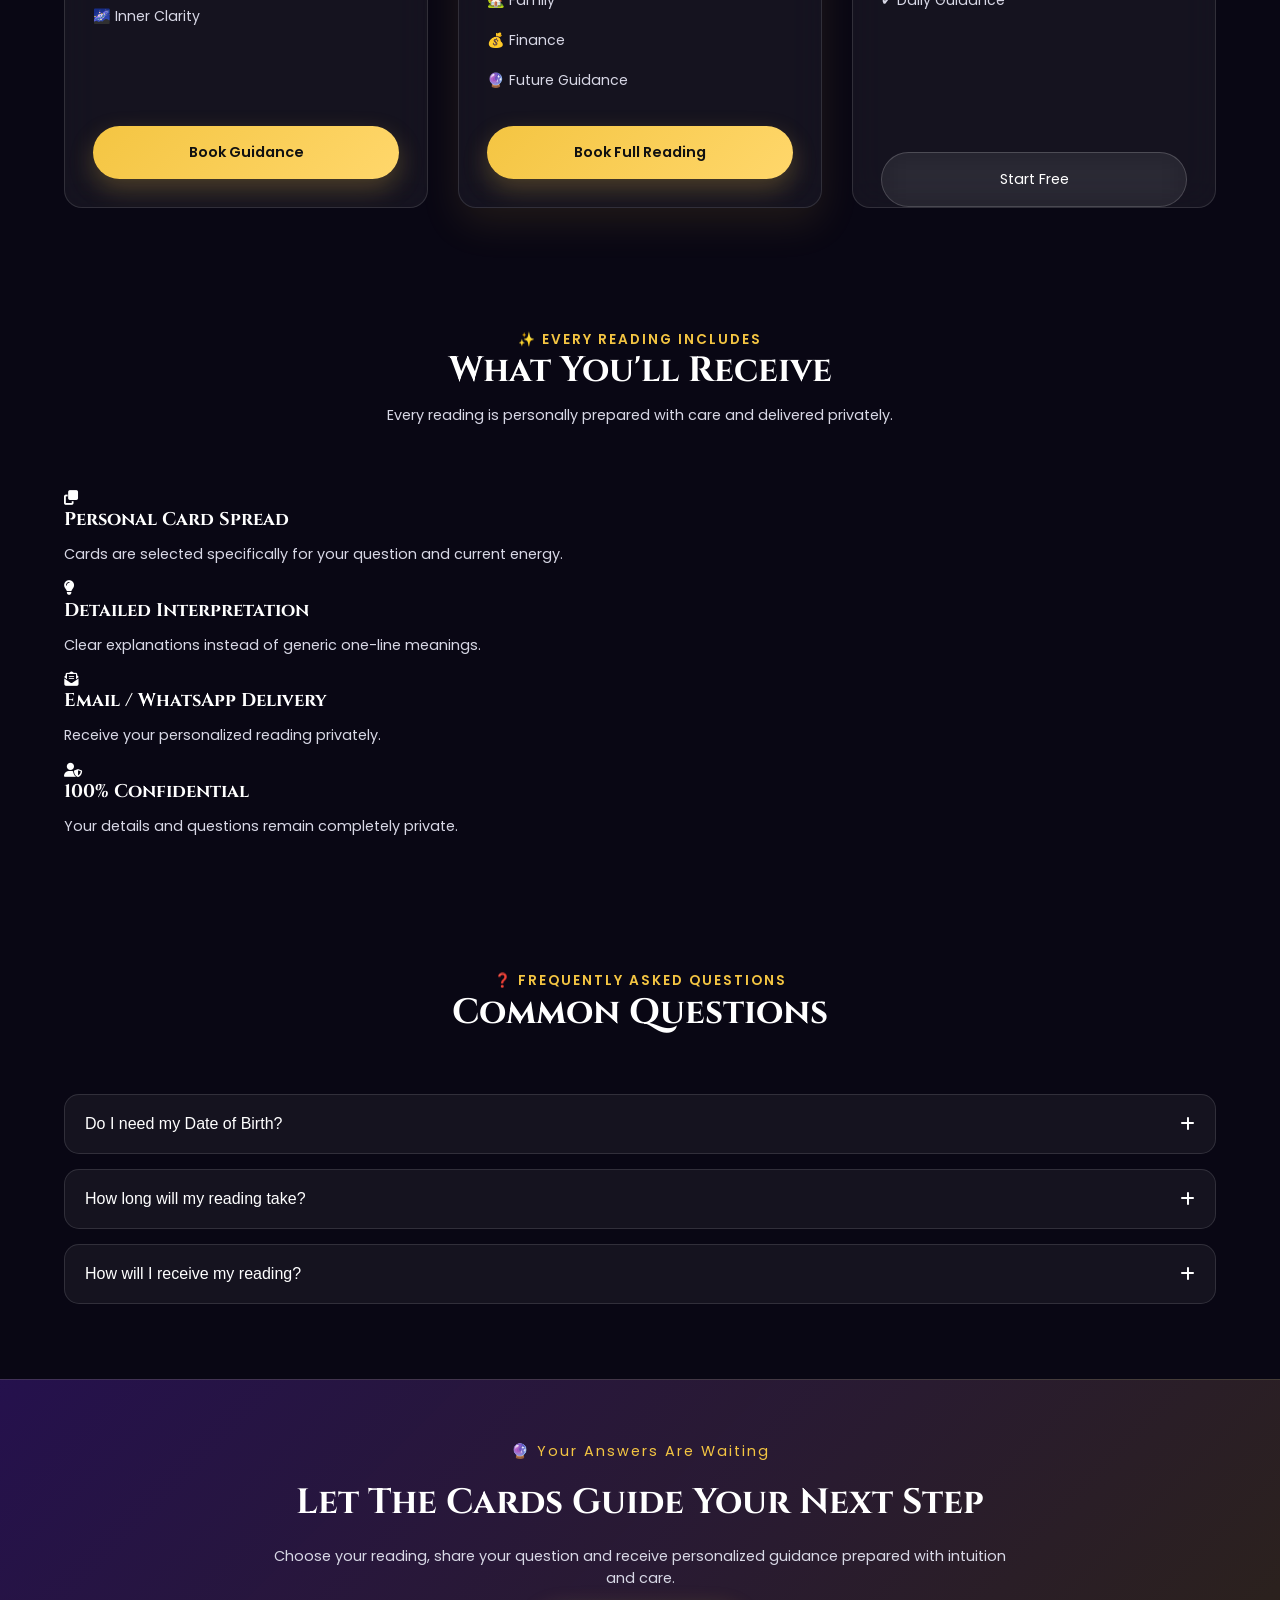
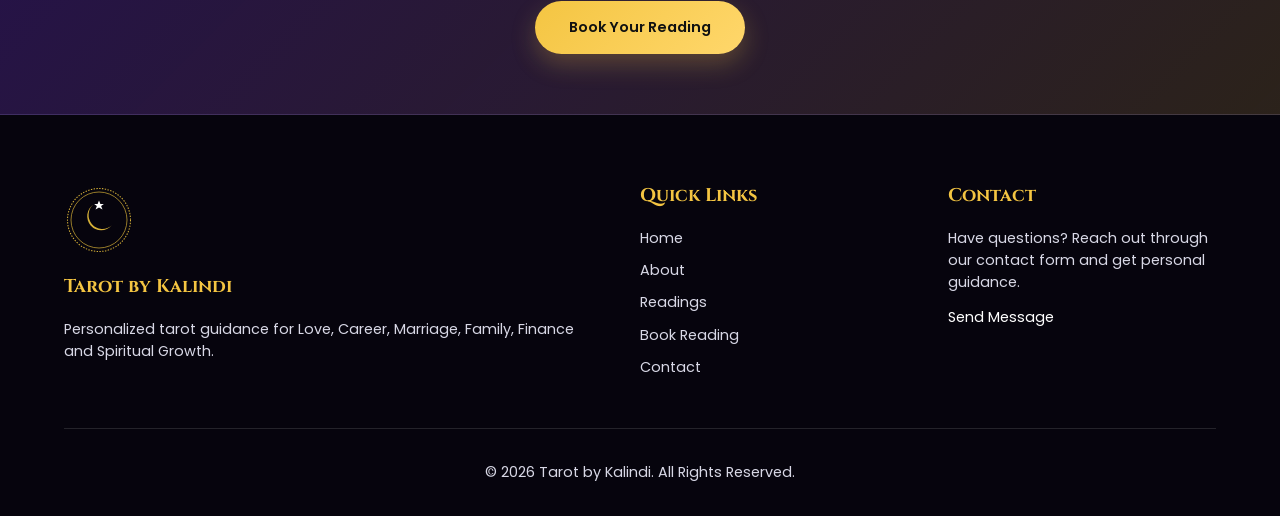
<file: readings.html>
<!DOCTYPE html>
<html lang="en">

<head>

    <!-- =====================================
         META
    ====================================== -->

    <meta charset="UTF-8">

    <meta name="viewport"
        content="width=device-width, initial-scale=1.0">

    <meta http-equiv="X-UA-Compatible"
        content="IE=edge">

    <meta name="description"
        content="Explore Love, Career, Marriage, Family, Health and Complete Tarot Readings. Personalized Tarot Guidance through Email & WhatsApp.">

    <title>

        Tarot Readings | Tarot by Kalindi

    </title>


    <!-- Google Fonts -->

    <link rel="preconnect"
        href="https://fonts.googleapis.com">

    <link rel="preconnect"
        href="https://fonts.gstatic.com"
        crossorigin>

    <link href="https://fonts.googleapis.com/css2?family=Cinzel:wght@400;500;600;700;800&family=Poppins:wght@300;400;500;600;700&display=swap"
        rel="stylesheet">


    <!-- Font Awesome -->

    <link rel="stylesheet"
        href="https://cdnjs.cloudflare.com/ajax/libs/font-awesome/6.7.2/css/all.min.css">


    <!-- Main CSS -->

    <link rel="stylesheet"
        href="style.css">


    <!-- Favicon -->

    <link rel="icon"
        href="images/favicon.png">

</head>

<body>



<!-- =====================================
     LOADER
====================================== -->

<div id="loader">

    <div class="loader-content">

        <svg class="mystic-logo" viewBox="0 0 100 100" width="80" height="80" xmlns="https://www.w3.org/2000/svg" style="margin: auto; display: block; filter: drop-shadow(0 0 10px rgba(244,197,66,0.3));">
          <circle cx="50" cy="50" r="45" fill="none" stroke="#D4AF37" stroke-width="1.5" stroke-dasharray="2 2" />
          <circle cx="50" cy="50" r="40" fill="none" stroke="#D4AF37" stroke-width="1" />
          <path d="M42,28 A20,20 0 1,0 68,58 A15,15 0 1,1 42,28 Z" fill="#D4AF37" />
          <polygon points="50,22 52,27 57,27 53,30 55,35 50,32 45,35 47,30 43,27 48,27" fill="#fff" />
        </svg>

        <h2>

            Tarot by Kalindi

        </h2>

        <span>

            Revealing The Cards...

        </span>

    </div>

</div>



<!-- Cursor -->

<div class="cursor-dot"></div>

<div class="cursor-outline"></div>



<!-- Background -->

<div class="magic-background">

    <div class="stars"></div>

    <div class="twinkling-stars"></div>

    <div class="aurora"></div>

    <div class="fog-layer"></div>

    <div class="floating-particles"></div>

</div>



<div id="progress-bar"></div>



<!-- =====================================
     NAVBAR
====================================== -->

<header>

<nav class="navbar">

<div class="logo">

<svg class="mystic-logo" viewBox="0 0 100 100" width="55" height="55" xmlns="https://www.w3.org/2000/svg">
  <circle cx="50" cy="50" r="45" fill="none" stroke="#D4AF37" stroke-width="1.5" stroke-dasharray="2 2" />
  <circle cx="50" cy="50" r="40" fill="none" stroke="#D4AF37" stroke-width="1" />
  <path d="M42,28 A20,20 0 1,0 68,58 A15,15 0 1,1 42,28 Z" fill="#D4AF37" />
  <polygon points="50,22 52,27 57,27 53,30 55,35 50,32 45,35 47,30 43,27 48,27" fill="#fff" />
</svg>

<div>

<h2>

Tarot by Kalindi

</h2>

<span>

Mystical Guidance

</span>

</div>

</div>



<ul class="nav-links">

<li><a href="index.html">Home</a></li>

<li><a href="about.html">About</a></li>

<li><a href="readings.html"
class="active">Readings</a></li>

<li><a href="booking.html">Book Reading</a></li>

<li><a href="contact.html">Contact</a></li>

</ul>



<div class="nav-buttons">

<a href="booking.html"

class="book-btn">

Book Now

</a>

</div>



<div id="menu-btn">

<i class="fas fa-bars"></i>

</div>

</nav>

</header>



<!-- =====================================
     HERO
====================================== -->

<section class="page-hero">

<div class="container">

<div class="page-hero-content">

<span class="section-subtitle">

🔮 Tarot Reading Services

</span>

<h1>

Find The Reading
That Matches
Your Journey

</h1>

<p>

Every question carries its own energy.
Choose the reading that best reflects your current situation
and receive personalized guidance prepared just for you.

</p>

<a href="booking.html"

class="gold-btn">

Book Your Reading

</a>

</div>

</div>

</section>



<!-- =====================================
     READING CATEGORIES START
====================================== -->


<!-- =====================================
     READING CATEGORIES
====================================== -->

<section class="reading-services">

    <div class="container">

        <div class="reading-grid">

            <!-- ================= Love ================= -->

            <div class="service-card featured">

                <img src="images/love-reading.jpg" alt="Love Reading">

                <div class="service-icon">
                    <i class="fas fa-heart"></i>
                </div>

                <span class="service-tag">

                    Most Requested

                </span>

                <h2>

                    Love Reading

                </h2>

                <p>

                    Discover the energies surrounding your relationship,
                    understand emotions and receive guidance for your love life.

                </p>

                <h4>

                    Covers:

                </h4>

                <ul>

                    <li>❤️ New Love</li>

                    <li>💕 Existing Relationship</li>

                    <li>💔 Breakup Guidance</li>

                    <li>💞 Reunion Possibilities</li>

                    <li>💍 Commitment & Future</li>

                </ul>

                <a href="booking.html"

                    class="gold-btn">

                    Book Love Reading

                </a>

            </div>



            <!-- ================= Career ================= -->

            <div class="service-card">

                <img src="images/career-reading.webp" alt="Career Reading">

                <div class="service-icon">

                    <i class="fas fa-briefcase"></i>

                </div>

                <h2>

                    Career Reading

                </h2>

                <p>

                    Gain clarity about your career path,
                    opportunities and professional growth.

                </p>

                <h4>

                    Covers:

                </h4>

                <ul>

                    <li>💼 New Job</li>

                    <li>📈 Promotion</li>

                    <li>🔄 Career Restart</li>

                    <li>🏢 Business Growth</li>

                    <li>💰 Financial Direction</li>

                </ul>

                <a href="booking.html"

                    class="gold-btn">

                    Book Career Reading

                </a>

            </div>



            <!-- ================= Marriage ================= -->

            <div class="service-card">

                <img src="images/marriage-reading.webp" alt="Marriage Reading">

                <div class="service-icon">

                    <i class="fas fa-ring"></i>

                </div>

                <h2>

                    Marriage Reading

                </h2>

                <p>

                    Explore relationship compatibility,
                    marriage timing and future possibilities.

                </p>

                <h4>

                    Covers:

                </h4>

                <ul>

                    <li>💍 Marriage Timing</li>

                    <li>👩‍❤️‍👨 Future Partner</li>

                    <li>💖 Compatibility</li>

                    <li>🏡 Married Life</li>

                    <li>🌙 Relationship Energy</li>

                </ul>

                <a href="booking.html"

                    class="gold-btn">

                    Book Marriage Reading

                </a>

            </div>

        </div>

    </div>

</section>



<!-- =====================================
     MORE READINGS START
====================================== -->

<!-- =====================================
     MORE READING SERVICES
====================================== -->

<section class="reading-services more-services">

    <div class="container">

        <div class="reading-grid">

            <!-- ================= Family ================= -->

            <div class="service-card">

                <img src="images/family-reading.webp" alt="Family Reading">

                <div class="service-icon">
                    <i class="fas fa-house"></i>
                </div>

                <h2>Family Reading</h2>

                <p>

                    Find guidance for family relationships, emotional balance
                    and harmony within your home.

                </p>

                <h4>Covers:</h4>

                <ul>

                    <li>👨‍👩‍👧 Family Issues</li>
                    <li>❤️ Parent Relationships</li>
                    <li>👶 Children</li>
                    <li>🏡 Home Energy</li>
                    <li>☮ Peace & Harmony</li>

                </ul>

                <a href="booking.html" class="gold-btn">

                    Book Family Reading

                </a>

            </div>



            <!-- ================= Health ================= -->

            <div class="service-card">

                <img src="images/spiritual-reading.jpg" alt="Health & Energy Reading">

                <div class="service-icon">
                    <i class="fas fa-leaf"></i>
                </div>

                <h2>Health & Energy</h2>

                <p>

                    Focus on emotional wellbeing, healing energy,
                    stress management and spiritual balance.

                </p>

                <h4>Covers:</h4>

                <ul>

                    <li>🌿 Healing Energy</li>
                    <li>🧘 Stress & Anxiety</li>
                    <li>💖 Emotional Wellness</li>
                    <li>✨ Positive Energy</li>
                    <li>🌙 Spiritual Growth</li>

                </ul>

                <a href="booking.html" class="gold-btn">

                    Book Health Reading

                </a>

            </div>



            <!-- ================= Finance ================= -->

            <div class="service-card">

                <img src="images/finance-reading.jpg" alt="Finance Reading">

                <div class="service-icon">
                    <i class="fas fa-coins"></i>
                </div>

                <h2>Finance Reading</h2>

                <p>

                    Gain insight into financial opportunities,
                    money flow and future planning.

                </p>

                <h4>Covers:</h4>

                <ul>

                    <li>💰 Wealth Energy</li>
                    <li>📊 Investments</li>
                    <li>💼 Income Growth</li>
                    <li>🏦 Financial Stability</li>
                    <li>📈 Future Opportunities</li>

                </ul>

                <a href="booking.html" class="gold-btn">

                    Book Finance Reading

                </a>

            </div>



            <!-- ================= Spiritual ================= -->

            <div class="service-card">

                <img src="images/candle.jpg" alt="Spiritual Guidance Reading">

                <div class="service-icon">
                    <i class="fas fa-moon-stars"></i>
                </div>

                <h2>Spiritual Guidance</h2>

                <p>

                    Understand your life path, inner purpose,
                    intuition and personal growth.

                </p>

                <h4>Covers:</h4>

                <ul>

                    <li>🌙 Life Purpose</li>
                    <li>🔮 Intuition</li>
                    <li>✨ Energy Guidance</li>
                    <li>🪷 Spiritual Growth</li>
                    <li>🌌 Inner Clarity</li>

                </ul>

                <a href="booking.html" class="gold-btn">

                    Book Guidance

                </a>

            </div>



            <!-- ================= Full Reading ================= -->

            <div class="service-card premium-card">

                <span class="premium-label">

                    BEST VALUE

                </span>

                <img src="images/tarot-cards.jpg" alt="Complete Life Reading">

                <div class="service-icon">
                    <i class="fas fa-crystal-ball"></i>
                </div>

                <h2>

                    Complete Life Reading

                </h2>

                <p>

                    A detailed tarot reading covering all the
                    important aspects of your life in one session.

                </p>

                <h4>Covers:</h4>

                <ul>

                    <li>❤️ Love</li>
                    <li>💼 Career</li>
                    <li>💍 Marriage</li>
                    <li>🏡 Family</li>
                    <li>💰 Finance</li>
                    <li>🔮 Future Guidance</li>

                </ul>

                <a href="booking.html" class="gold-btn">

                    Book Full Reading

                </a>

            </div>



            <!-- ================= Yes / No ================= -->

            <div class="service-card free-card">

                <span class="free-label">

                    FREE

                </span>

                <img src="images/crystal.jpg" alt="Yes / No Reading">

                <div class="service-icon">
                    <i class="fas fa-circle-question"></i>
                </div>

                <h2>

                    Yes / No Tarot

                </h2>

                <p>

                    Ask one simple question and receive
                    a free Yes / No tarot response with
                    a short interpretation.

                </p>

                <h4>Perfect For:</h4>

                <ul>

                    <li>✔ Quick Decision</li>
                    <li>✔ Relationship Question</li>
                    <li>✔ Career Doubt</li>
                    <li>✔ Daily Guidance</li>

                </ul>

                <a href="booking.html" class="outline-btn">

                    Start Free

                </a>

            </div>

        </div>

    </div>

</section>



<!-- =====================================
     WHAT'S INCLUDED STARTS
====================================== -->

<!-- =====================================
     WHAT'S INCLUDED
====================================== -->

<section class="included-section">

    <div class="container">

        <div class="section-heading">

            <span class="section-subtitle">

                ✨ Every Reading Includes

            </span>

            <h2>

                What You'll Receive

            </h2>

            <p>

                Every reading is personally prepared with care and delivered privately.

            </p>

        </div>

        <div class="included-grid">

            <div class="included-card">

                <i class="fas fa-clone"></i>

                <h3>Personal Card Spread</h3>

                <p>

                    Cards are selected specifically for your question and current energy.

                </p>

            </div>

            <div class="included-card">

                <i class="fas fa-lightbulb"></i>

                <h3>Detailed Interpretation</h3>

                <p>

                    Clear explanations instead of generic one-line meanings.

                </p>

            </div>

            <div class="included-card">

                <i class="fas fa-envelope-open-text"></i>

                <h3>Email / WhatsApp Delivery</h3>

                <p>

                    Receive your personalized reading privately.

                </p>

            </div>

            <div class="included-card">

                <i class="fas fa-user-shield"></i>

                <h3>100% Confidential</h3>

                <p>

                    Your details and questions remain completely private.

                </p>

            </div>

        </div>

    </div>

</section>



<!-- =====================================
     FAQ
====================================== -->

<section class="faq-section">

    <div class="container">

        <div class="section-heading">

            <span class="section-subtitle">

                ❓ Frequently Asked Questions

            </span>

            <h2>

                Common Questions

            </h2>

        </div>

        <div class="faq-wrapper">

            <div class="faq-item">

                <button class="faq-question">

                    Do I need my Date of Birth?

                    <i class="fas fa-plus"></i>

                </button>

                <div class="faq-answer">

                    <p>

                        No. Tarot readings on this website are based only on your question and the cards. Date of Birth is not required.

                    </p>

                </div>

            </div>

            <div class="faq-item">

                <button class="faq-question">

                    How long will my reading take?

                    <i class="fas fa-plus"></i>

                </button>

                <div class="faq-answer">

                    <p>

                        Most readings are delivered within 24–48 hours after receiving your booking.

                    </p>

                </div>

            </div>

            <div class="faq-item">

                <button class="faq-question">

                    How will I receive my reading?

                    <i class="fas fa-plus"></i>

                </button>

                <div class="faq-answer">

                    <p>

                        You can choose Email or WhatsApp while submitting the booking form.

                    </p>

                </div>

            </div>

        </div>

    </div>

</section>



<!-- =====================================
     CTA
====================================== -->

<section class="cta-banner">

    <div class="container">

        <div class="cta-content">

            <span>

                🔮 Your Answers Are Waiting

            </span>

            <h2>

                Let The Cards Guide Your Next Step

            </h2>

            <p>

                Choose your reading, share your question and receive personalized guidance prepared with intuition and care.

            </p>

            <a href="booking.html" class="gold-btn">

                Book Your Reading

            </a>

        </div>

    </div>

</section>



<!-- =====================================
     FOOTER
====================================== -->

<footer class="footer">

    <div class="container">

        <div class="footer-grid">

            <div class="footer-about">

                <svg class="mystic-logo" viewBox="0 0 100 100" width="70" height="70" xmlns="https://www.w3.org/2000/svg" style="margin-bottom: 15px;">
                  <circle cx="50" cy="50" r="45" fill="none" stroke="#D4AF37" stroke-width="1.5" stroke-dasharray="2 2" />
                  <circle cx="50" cy="50" r="40" fill="none" stroke="#D4AF37" stroke-width="1" />
                  <path d="M42,28 A20,20 0 1,0 68,58 A15,15 0 1,1 42,28 Z" fill="#D4AF37" />
                  <polygon points="50,22 52,27 57,27 53,30 55,35 50,32 45,35 47,30 43,27 48,27" fill="#fff" />
                </svg>

                <h3>Tarot by Kalindi</h3>

                <p>

                    Personalized tarot guidance for Love, Career,
                    Marriage, Family, Finance and Spiritual Growth.

                </p>

            </div>

            <div class="footer-links">

                <h3>Quick Links</h3>

                <ul>

                    <li><a href="index.html">Home</a></li>

                    <li><a href="about.html">About</a></li>

                    <li><a href="readings.html">Readings</a></li>

                    <li><a href="booking.html">Book Reading</a></li>

                    <li><a href="contact.html">Contact</a></li>

                </ul>

            </div>

            <div class="footer-contact">

                <h3>Contact</h3>

                <p>Have questions? Reach out through our contact form and get personal guidance.</p>

                <a href="contact.html" class="footer-btn">

                    Send Message

                </a>

            </div>

        </div>

        <div class="footer-bottom">

            <p>

                © 2026 Tarot by Kalindi. All Rights Reserved.

            </p>

        </div>

    </div>

</footer>



<!-- Scroll To Top -->

<button id="scrollTopBtn">

    <i class="fas fa-arrow-up"></i>

</button>



<!-- JavaScript -->

<script src="script.js"></script>

</body>

</html>
</file>
<file: style.css>
/*=========================================
  GOOGLE FONTS
=========================================*/
@import url('https://fonts.googleapis.com/css2?family=Cinzel:wght@400;500;600;700;800&family=Poppins:wght@300;400;500;600;700&display=swap');


/*=========================================
  ROOT VARIABLES
=========================================*/
:root{

    --bg:#090714;
    --bg2:#15102B;
    --card:rgba(255,255,255,.05);

    --gold:#F4C542;
    --gold-dark:#c99d12;

    --purple:#7B2FF7;
    --purple-light:#B15CFF;

    --white:#ffffff;
    --text:#d8d8e6;

    --border:rgba(255,255,255,.12);

    --radius:18px;

    --shadow:0 15px 45px rgba(0,0,0,.35);

    --transition:.35s ease;

}


/*=========================================
  RESET
=========================================*/

*{

    margin:0;
    padding:0;
    box-sizing:border-box;

}

html{

    scroll-behavior:smooth;

}

body{

    font-family:'Poppins',sans-serif;

    background:var(--bg);

    color:var(--white);

    overflow-x:hidden;

    line-height:1.55;

    font-size:0.9rem;

}


/*=========================================
  SELECTION
=========================================*/

::selection{

    background:var(--gold);

    color:#111;

}


/*=========================================
  SCROLLBAR
=========================================*/

::-webkit-scrollbar{

    width:8px;

}

::-webkit-scrollbar-track{

    background:#080510;

}

::-webkit-scrollbar-thumb{

    background:var(--gold);

    border-radius:20px;

}


/*=========================================
  COMMON
=========================================*/

img{

    max-width:100%;

    display:block;

}

a{

    text-decoration:none;

    color:inherit;

}

ul{

    list-style:none;

}

.container{

    width:min(1200px,90%);

    margin:auto;

}

section{

    padding:60px 0;

}


/*=========================================
  TYPOGRAPHY
=========================================*/

h1,h2,h3,h4{

    font-family:'Cinzel',serif;

    font-weight:700;

    line-height:1.2;

}

h1{

    font-size:clamp(2.0rem,4vw,3.2rem);

}

h2{

    font-size:clamp(1.5rem,3.5vw,2.2rem);

}

h3{

    font-size:1.15rem;

}

p{

    color:var(--text);

    margin:12px 0;

    font-size:0.9rem;

}

.section-heading{

    text-align:center;

    max-width:760px;

    margin:auto auto 60px;

}

.section-subtitle{

    color:var(--gold);

    letter-spacing:2px;

    text-transform:uppercase;

    font-size:.85rem;

    font-weight:600;

}


/*=========================================
  BUTTONS
=========================================*/

.gold-btn,
.book-btn{

    display:inline-flex;

    align-items:center;

    justify-content:center;

    gap:10px;

    padding:15px 34px;

    border-radius:50px;

    background:linear-gradient(135deg,var(--gold),#ffd76b);

    color:#111;

    font-weight:600;

    transition:var(--transition);

    box-shadow:0 10px 25px rgba(244,197,66,.25);

}

.gold-btn:hover,
.book-btn:hover{

    transform:translateY(-4px);

    box-shadow:0 20px 40px rgba(244,197,66,.45);

}

.outline-btn,
.glass-btn{

    display:inline-flex;

    align-items:center;

    justify-content:center;

    padding:15px 34px;

    border-radius:50px;

    border:1px solid rgba(255,255,255,.18);

    background:rgba(255,255,255,.05);

    backdrop-filter:blur(15px);

    color:#fff;

    transition:var(--transition);

}

.outline-btn:hover,
.glass-btn:hover{

    background:var(--purple);

    border-color:var(--purple);

}


/*=========================================
  GLASS CARD
=========================================*/

.glass-card{

    background:var(--card);

    border:1px solid var(--border);

    backdrop-filter:blur(20px);

    border-radius:var(--radius);

    box-shadow:var(--shadow);

}


/*=========================================
  LOADER
=========================================*/

#loader{

    position:fixed;

    inset:0;

    background:#080510;

    display:flex;

    justify-content:center;

    align-items:center;

    z-index:99999;

    transition:.5s;

}

.loader-content{

    text-align:center;

}

.loader-content img{

    width:90px;

    margin:auto;

    animation:float 3s infinite;

}

.loader-content h2{

    margin-top:15px;

}

.loader-content span{

    color:var(--gold);

}


/*=========================================
  CUSTOM CURSOR
=========================================*/

.cursor-dot,
.cursor-outline{

    display: none !important;

    position:fixed;

    top:0;

    left:0;

    pointer-events:none;

    z-index:9999;

    border-radius:50%;

}

.cursor-dot{

    width:8px;

    height:8px;

    background:var(--gold);

}

.cursor-outline{

    width:35px;

    height:35px;

    border:1px solid var(--gold);

    transition:.08s;

}


/*=========================================
  BACKGROUND
=========================================*/

.magic-background{

    position:fixed;

    inset:0;

    z-index:-5;

    overflow:hidden;

    background:
    radial-gradient(circle at top right,#371068 0%,transparent 40%),
    radial-gradient(circle at bottom left,#2d1058 0%,transparent 35%),
    var(--bg);

}

.magic-background::before{

    content:"";

    position:absolute;

    inset:0;

    background-image:

    radial-gradient(circle,rgba(255,255,255,.45) 1px,transparent 1px);

    background-size:70px 70px;

    opacity:.18;

}


/*=========================================
  PROGRESS BAR
=========================================*/

#progress-bar{

    position:fixed;

    top:0;

    left:0;

    width:0;

    height:4px;

    background:linear-gradient(90deg,var(--gold),var(--purple));

    z-index:99999;

}


/*=========================================
  FLOAT ANIMATION
=========================================*/

@keyframes float{

    0%,100%{

        transform:translateY(0);

    }

    50%{

        transform:translateY(-12px);

    }

}

/*=========================================
  NAVBAR
=========================================*/

header{

    position:fixed;

    top:0;

    width:100%;

    z-index:1000;

    padding:12px 0;

    transition:.4s;

}


.navbar{

    width:min(1200px,90%);

    margin:auto;

    display:flex;

    align-items:center;

    justify-content:space-between;

    padding:8px 20px;

    background:rgba(10,7,20,.65);

    border:1px solid rgba(255,255,255,.08);

    backdrop-filter:blur(20px);

    border-radius:60px;

}



.logo{

    display:flex;

    align-items:center;

    gap:12px;

}



.logo img{

    width:55px;

    height:55px;

    object-fit:contain;

}



.logo h2{

    font-size:1.2rem;

    color:var(--gold);

}



.logo span{

    font-size:.75rem;

    color:var(--text);

}



.nav-links{

    display:flex;

    gap:28px;

}



.nav-links a{

    font-size:.9rem;

    color:var(--text);

    transition:.3s;

    position:relative;

}



.nav-links a::after{

    content:"";

    position:absolute;

    left:0;

    bottom:-8px;

    width:0;

    height:2px;

    background:var(--gold);

    transition:.3s;

}



.nav-links a:hover,
.nav-links a.active{

    color:var(--gold);

}



.nav-links a:hover::after,
.nav-links a.active::after{

    width:100%;

}



#menu-btn{

    display:none;

    font-size:1.5rem;

    cursor:pointer;

}



/*=========================================
  HERO COMMON
=========================================*/

.page-hero{

    min-height:100vh;

    display:flex;

    align-items:center;

    position:relative;

    padding-top:140px;

}



.page-hero .container{

    display:grid;

    grid-template-columns:1fr 1fr;

    align-items:center;

    gap:50px;

}



.page-hero-content h1{

    margin:20px 0;

}



.page-hero-content p{

    max-width:620px;

    font-size:1.05rem;

}



.hero-buttons{

    display:flex;

    gap:20px;

    margin-top:35px;

    flex-wrap:wrap;

}



/*=========================================
  HERO CARD
=========================================*/

.hero-card{

    padding:35px;

    background:rgba(255,255,255,.06);

    border:1px solid var(--border);

    border-radius:25px;

    backdrop-filter:blur(20px);

    box-shadow:var(--shadow);

    animation:float 5s infinite;

}



.hero-card i{

    font-size:3rem;

    color:var(--gold);

}



.hero-card h3{

    margin:20px 0;

}



.hero-card li{

    margin:15px 0;

    color:var(--text);

}



.hero-card li i{

    font-size:1rem;

    margin-right:10px;

}


/*=========================================
  COMMON GRID
=========================================*/

.card-grid,
.reading-grid,
.pricing-grid,
.benefits-grid,
.contact-grid,
.process-grid{

    display:grid;

    grid-template-columns:repeat(3,1fr);

    gap:30px;

}



/*=========================================
  COMMON CARD
=========================================*/

.card,
.reading-card,
.benefit-card,
.contact-card,
.process-card{

    background:var(--card);

    border:1px solid var(--border);

    border-radius:var(--radius);

    padding:35px 30px;

    backdrop-filter:blur(18px);

    transition:var(--transition);

    position:relative;

    overflow:hidden;

}



.card::before,
.reading-card::before,
.benefit-card::before,
.contact-card::before,
.process-card::before{

    content:"";

    position:absolute;

    inset:0;

    background:linear-gradient(
        135deg,
        rgba(244,197,66,.12),
        transparent
    );

    opacity:0;

    transition:.4s;

}



.card:hover,
.reading-card:hover,
.benefit-card:hover,
.contact-card:hover,
.process-card:hover{

    transform:translateY(-10px);

    border-color:var(--gold);

}



.card:hover::before,
.reading-card:hover::before,
.benefit-card:hover::before,
.contact-card:hover::before,
.process-card:hover::before{

    opacity:1;

}



.card i,
.reading-card i,
.benefit-card i,
.contact-card i,
.process-card i{

    font-size:2.3rem;

    color:var(--gold);

    margin-bottom:20px;

}



.card h3,
.reading-card h3,
.benefit-card h3,
.contact-card h3,
.process-card h3{

    margin-bottom:15px;

}



/*=========================================
  IMAGE CARD
=========================================*/

.reading-card img{

    height:250px;

    width:100%;

    object-fit:cover;

    border-radius:15px;

    margin-bottom:20px;

}


/*=========================================
  BADGES
=========================================*/

.badge,
.plan-badge,
.popular-tag,
.premium-tag{

    display:inline-block;

    padding:7px 18px;

    border-radius:30px;

    font-size:.75rem;

    font-weight:600;

    letter-spacing:1px;

    background:var(--gold);

    color:#111;

}



/*=========================================
  CTA
=========================================*/

.cta-banner{

    background:
    linear-gradient(
        135deg,
        rgba(123,47,247,.25),
        rgba(244,197,66,.15)
    );

    border-top:1px solid var(--border);

    border-bottom:1px solid var(--border);

}



.cta-content{

    text-align:center;

    max-width:750px;

    margin:auto;

}



.cta-content span{

    color:var(--gold);

    letter-spacing:2px;

}


.cta-content h2{

    margin:20px 0;

}

/*=========================================
  PRICING SECTION
=========================================*/

.pricing-card{

    background:var(--card);

    border:1px solid var(--border);

    padding:40px 30px;

    border-radius:25px;

    text-align:center;

    position:relative;

    backdrop-filter:blur(20px);

    transition:.35s;

}


.pricing-card:hover{

    transform:translateY(-12px);

    border-color:var(--gold);

}


.pricing-card.featured-plan{

    border:2px solid var(--gold);

    transform:scale(1.04);

}


.pricing-card .plan-icon{

    width:75px;

    height:75px;

    display:flex;

    align-items:center;

    justify-content:center;

    margin:20px auto;

    border-radius:50%;

    background:rgba(244,197,66,.12);

}


.pricing-card .plan-icon i{

    font-size:2rem;

    color:var(--gold);

}


.price{

    font-size:3rem;

    font-weight:700;

    color:var(--gold);

    margin:15px 0;

}


.pricing-card ul{

    margin:25px 0;

    text-align:left;

}


.pricing-card li{

    margin:12px 0;

    color:var(--text);

}


.pricing-card li i{

    color:var(--gold);

    margin-right:8px;

}


.popular-tag,
.premium-tag{

    position:absolute;

    top:15px;

    right:15px;

}


/*=========================================
  BOOKING FORM
=========================================*/

.booking-form,
.contact-form-box{

    background:var(--card);

    border:1px solid var(--border);

    padding:40px;

    border-radius:25px;

    backdrop-filter:blur(20px);

}


.form-grid{

    display:grid;

    grid-template-columns:repeat(2,1fr);

    gap:25px;

}


.form-group{

    margin-bottom:22px;

}


.form-group label{

    display:block;

    margin-bottom:8px;

    color:white;

    font-weight:500;

}


.form-group span{

    color:var(--gold);

}


.form-group input,
.form-group textarea,
.form-group select{

    width:100%;

    padding:15px 18px;

    border-radius:12px;

    border:1px solid rgba(255,255,255,.15);

    background:rgba(255,255,255,.05);

    color:white;

    outline:none;

    font-family:inherit;

}


.form-group select option{

    background:#111;

}


.form-group input:focus,
.form-group textarea:focus,
.form-group select:focus{

    border-color:var(--gold);

}


.checkbox-group{

    margin:25px 0;

    color:var(--text);

}


.checkbox-group input{

    margin-right:10px;

}


.submit-btn{

    width:100%;

}



/*=========================================
  PROCESS SECTION
=========================================*/


.process-card{

    text-align:center;

}


.process-icon{

    width:70px;

    height:70px;

    margin:auto;

    display:flex;

    justify-content:center;

    align-items:center;

    border-radius:50%;

    background:rgba(244,197,66,.12);

}


.process-card span{

    display:block;

    color:var(--gold);

    margin:15px 0;

    font-size:.85rem;

}



/*=========================================
 FAQ
=========================================*/


.faq-container{

    max-width:850px;

    margin:auto;

}


.faq-item{

    margin-bottom:15px;

    background:var(--card);

    border:1px solid var(--border);

    border-radius:15px;

    overflow:hidden;

}


.faq-question{

    width:100%;

    padding:20px;

    background:none;

    border:0;

    color:white;

    display:flex;

    justify-content:space-between;

    align-items:center;

    font-size:1rem;

    cursor:pointer;

}


.faq-answer{

    padding:0 20px;

    max-height:0;

    overflow:hidden;

    transition:.4s;

}


.faq-item.active .faq-answer{

    max-height:200px;

    padding-bottom:20px;

}



/*=========================================
 CONTACT
=========================================*/


.contact-wrapper{

    display:grid;

    grid-template-columns:1fr 1fr;

    gap:40px;

}


.contact-feature{

    display:flex;

    gap:20px;

    margin:25px 0;

}


.contact-feature i{

    color:var(--gold);

    font-size:1.8rem;

}


.contact-grid{

    grid-template-columns:repeat(3,1fr);

}


.contact-card{

    text-align:center;

}


.contact-card a{

    color:var(--gold);

}



/*=========================================
 BUSINESS HOURS
=========================================*/


.hours-box{

    text-align:center;

    padding:50px;

    border-radius:25px;

    background:var(--card);

    border:1px solid var(--border);

}



/*=========================================
 FOOTER
=========================================*/


.footer{

    padding:70px 0 20px;

    background:#06040d;

}


.footer-grid{

    display:grid;

    grid-template-columns:2fr 1fr 1fr;

    gap:40px;

}


.footer-logo{

    width:80px;

}


.footer h3{

    color:var(--gold);

    margin-bottom:20px;

}


.footer li{

    margin:10px 0;

}


.footer li a{

    color:var(--text);

}


.footer-bottom{

    margin-top:40px;

    padding-top:20px;

    border-top:1px solid var(--border);

    text-align:center;

}



/*=========================================
 ANIMATIONS
=========================================*/


@keyframes glow{

    0%,100%{

        box-shadow:0 0 10px var(--gold);

    }

    50%{

        box-shadow:0 0 30px var(--gold);

    }

}


.gold-btn{

    animation:glow 3s infinite;

}



/*=========================================
 RESPONSIVE
=========================================*/


@media(max-width:992px){


.nav-links{

    position:fixed;

    top:90px;

    left:-100%;

    width:100%;

    background:#0d091c;

    flex-direction:column;

    text-align:center;

    padding:40px;

    transition:.4s;

}


.nav-links.active{

    left:0;

}


#menu-btn{

    display:block;

}


.page-hero .container,
.contact-wrapper{

    grid-template-columns:1fr;

}


.card-grid,
.reading-grid,
.pricing-grid,
.benefits-grid,
.contact-grid,
.process-grid{

    grid-template-columns:repeat(2,1fr);

}


}



@media(max-width:600px){


section{

    padding:60px 0;

}


.navbar{

    padding:12px 18px;

}


.logo h2{

    font-size:1rem;

}


.page-hero{

    min-height:auto;

}


h1{

    font-size:2.4rem;

}


.form-grid{

    grid-template-columns:1fr;

}


.card-grid,
.reading-grid,
.pricing-grid,
.benefits-grid,
.contact-grid,
.process-grid,
.footer-grid{

    grid-template-columns:1fr;

}


.pricing-card.featured-plan{

    transform:none;

}


.booking-form,
.contact-form-box{

    padding:25px;

}


.cursor-dot,
.cursor-outline{

    display:none;

}


}

/*=========================================
  TAROT MYSTICAL REDESIGN ADDITIONS
=========================================*/

.hero {
    min-height: 100vh;
    display: flex;
    flex-direction: column;
    justify-content: center;
    position: relative;
    padding: 160px 0 60px;
    background: radial-gradient(circle at 80% 20%, rgba(123, 47, 247, 0.15) 0%, transparent 50%),
                radial-gradient(circle at 20% 80%, rgba(244, 197, 66, 0.08) 0%, transparent 50%);
}

.hero-container {
    width: min(1200px, 90%);
    margin: auto;
    display: grid;
    grid-template-columns: 1.10fr 0.90fr;
    align-items: center;
    gap: 60px;
}

.hero-left {
    display: flex;
    flex-direction: column;
    align-items: flex-start;
}

.hero-badge {
    display: inline-flex;
    align-items: center;
    gap: 8px;
    padding: 8px 18px;
    background: rgba(244, 197, 66, 0.08);
    border: 1px solid rgba(244, 197, 66, 0.2);
    color: var(--gold);
    border-radius: 30px;
    font-size: 0.85rem;
    font-weight: 600;
    letter-spacing: 1px;
    margin-bottom: 24px;
    animation: float 4s ease-in-out infinite;
}

.hero-left h1 {
    font-size: clamp(2.5rem, 5vw, 4rem);
    line-height: 1.25;
    margin-bottom: 20px;
    color: #fff;
}

.hero-left h1 span {
    display: block;
    background: linear-gradient(135deg, var(--gold) 0%, #fff 100%);
    -webkit-background-clip: text;
    -webkit-text-fill-color: transparent;
    margin-top: 10px;
}

.hero-left p {
    font-size: 1.05rem;
    color: var(--text);
    line-height: 1.8;
    margin-bottom: 35px;
    max-width: 620px;
}

.hero-buttons {
    display: flex;
    gap: 20px;
    margin-bottom: 40px;
    flex-wrap: wrap;
}

.hero-features {
    display: grid;
    grid-template-columns: repeat(2, 1fr);
    gap: 20px;
    width: 100%;
}

.hero-features .feature {
    display: flex;
    align-items: center;
    gap: 12px;
}

.hero-features .feature i {
    font-size: 1.2rem;
    color: var(--gold);
    background: rgba(244, 197, 66, 0.1);
    width: 38px;
    height: 38px;
    display: flex;
    align-items: center;
    justify-content: center;
    border-radius: 50%;
    border: 1px solid rgba(244, 197, 66, 0.2);
}

.hero-features .feature span {
    font-size: 0.95rem;
    color: var(--text);
    font-weight: 500;
}

/* Hero Right Visual Deck */
.hero-right {
    position: relative;
    display: flex;
    justify-content: center;
    align-items: center;
}

.hero-scene {
    position: relative;
    width: 100%;
    max-width: 440px;
    aspect-ratio: 1;
    display: flex;
    justify-content: center;
    align-items: center;
}

/* Glowing Aura backdrops */
.hero-scene::before {
    content: "";
    position: absolute;
    width: 320px;
    height: 320px;
    background: radial-gradient(circle, rgba(123, 47, 247, 0.3) 0%, transparent 70%);
    z-index: -1;
    animation: pulseGlow 6s infinite alternate;
}

/* Glassmorphic Framed Image */
.hero-scene-card {
    position: relative;
    width: 100%;
    border-radius: 24px;
    overflow: hidden;
    border: 1px solid rgba(255, 255, 255, 0.08);
    box-shadow: 0 30px 60px rgba(0, 0, 0, 0.5), 
                inset 0 1px 0 rgba(255,255,255,0.15);
    background: rgba(25, 18, 50, 0.45);
    backdrop-filter: blur(20px);
    padding: 12px;
}

.hero-scene-card img {
    width: 100%;
    height: auto;
    border-radius: 16px;
    object-fit: cover;
    display: block;
    transition: transform 0.5s ease;
}

.hero-scene-card:hover img {
    transform: scale(1.03);
}

/* Floating interactive items in Hero Right */
.moon-glow, .crystal-ball, .crystal-1, .crystal-2, .crystal-3 {
    position: absolute;
    pointer-events: none;
    z-index: 10;
}

.moon-glow {
    top: -20px;
    right: -20px;
    width: 70px;
    height: 70px;
    filter: drop-shadow(0 0 15px rgba(244, 197, 66, 0.6));
    animation: celestialFloat 5s infinite ease-in-out;
}

.crystal-ball {
    bottom: -15px;
    left: -20px;
    width: 80px;
    height: 80px;
    filter: drop-shadow(0 0 20px rgba(123, 47, 247, 0.5));
    animation: celestialFloat 6s infinite ease-in-out reverse;
}

.crystal-1 {
    top: 30%;
    left: -35px;
    width: 40px;
    height: 40px;
    filter: drop-shadow(0 0 10px rgba(123, 47, 247, 0.4));
    animation: celestialFloat 4s infinite ease-in-out 1s;
}

.crystal-2 {
    bottom: 25%;
    right: -25px;
    width: 45px;
    height: 45px;
    filter: drop-shadow(0 0 12px rgba(244, 197, 66, 0.4));
    animation: celestialFloat 5.5s infinite ease-in-out 0.5s;
}

.magic-star {
    position: absolute;
    width: 4px;
    height: 4px;
    background: #fff;
    border-radius: 50%;
    filter: drop-shadow(0 0 5px var(--gold));
    animation: sparkleTwinkle 3s infinite ease-in-out;
}

.star-1 { top: 10%; left: 20%; animation-delay: 0.2s; }
.star-2 { top: 25%; right: 15%; animation-delay: 0.8s; }
.star-3 { bottom: 30%; left: 10%; animation-delay: 1.5s; }
.star-4 { bottom: 15%; right: 25%; animation-delay: 2.2s; }

/* Hero Bottom Cards */
.hero-bottom {
    display: grid;
    grid-template-columns: repeat(5, 1fr);
    gap: 20px;
    margin-top: 70px;
    border-top: 1px solid var(--border);
    padding-top: 40px;
    width: 100%;
}

.hero-info {
    display: flex;
    flex-direction: column;
    align-items: center;
    justify-content: center;
    gap: 12px;
    padding: 22px 15px;
    background: var(--card);
    border: 1px solid var(--border);
    border-radius: var(--radius);
    text-align: center;
    transition: var(--transition);
    backdrop-filter: blur(10px);
}

.hero-info:hover {
    transform: translateY(-6px);
    border-color: var(--gold);
    box-shadow: 0 10px 25px rgba(244, 197, 66, 0.1);
    background: rgba(25, 18, 50, 0.35);
}

.hero-info i {
    font-size: 1.6rem;
    color: var(--gold);
    filter: drop-shadow(0 0 5px rgba(244, 197, 66, 0.3));
}

.hero-info h3 {
    font-size: 0.95rem;
    font-weight: 600;
    font-family: 'Cinzel', serif;
    letter-spacing: 0.5px;
    margin: 0;
    color: #fff;
}

/* Animations definitions */
@keyframes pulseGlow {
    0% { transform: scale(0.9); opacity: 0.5; }
    100% { transform: scale(1.1); opacity: 0.8; }
}

@keyframes celestialFloat {
    0%, 100% { transform: translateY(0) rotate(0deg); }
    50% { transform: translateY(-12px) rotate(4deg); }
}

@keyframes sparkleTwinkle {
    0%, 100% { opacity: 0.2; transform: scale(0.8); }
    50% { opacity: 1; transform: scale(1.3); }
}

/*=========================================
  ABOUT PREVIEW
=========================================*/
.about-preview {
    position: relative;
    background: linear-gradient(180deg, var(--bg) 0%, var(--bg2) 100%);
    border-bottom: 1px solid var(--border);
}

.section-glow {
    position: absolute;
    inset: 0;
    pointer-events: none;
    z-index: 0;
    background: radial-gradient(circle at 50% 50%, rgba(123, 47, 247, 0.08) 0%, transparent 60%);
}

.about-preview .container {
    position: relative;
    z-index: 1;
}

.about-grid {
    display: grid;
    grid-template-columns: 0.90fr 1.10fr;
    gap: 60px;
    align-items: center;
}

.about-image {
    position: relative;
}

.image-frame {
    border-radius: var(--radius);
    overflow: hidden;
    border: 2px solid rgba(244, 197, 66, 0.35); /* Elegant gold border */
    box-shadow: 0 10px 30px rgba(123, 47, 247, 0.25), 0 0 15px rgba(244, 197, 66, 0.15); /* Soft mystical glow */
    background: rgba(255, 255, 255, 0.02);
    transition: var(--transition);
    max-width: 420px; /* Restrict image size */
    margin: auto;
}

.image-frame img {
    width: 100%;
    height: 320px; /* Uniform structural height */
    object-fit: cover;
    display: block;
    transition: var(--transition);
}

.image-frame:hover img {
    transform: scale(1.05);
}

.experience-badge {
    position: absolute;
    bottom: -20px;
    right: -15px;
    background: linear-gradient(135deg, var(--purple), var(--purple-light));
    padding: 16px 24px;
    border-radius: 16px;
    border: 1px solid rgba(255, 255, 255, 0.15);
    box-shadow: 0 10px 30px rgba(123, 47, 247, 0.4);
    text-align: center;
    z-index: 10;
}

.experience-badge h2 {
    font-size: 2.2rem;
    color: #fff;
    margin: 0;
    font-family: 'Cinzel', serif;
    font-weight: 800;
}

.experience-badge span {
    display: block;
    font-size: 0.72rem;
    text-transform: uppercase;
    letter-spacing: 1px;
    color: rgba(255, 255, 255, 0.9);
    margin-top: 2px;
}

.about-content h2 {
    margin: 15px 0 25px;
    line-height: 1.3;
}

.about-points {
    display: grid;
    grid-template-columns: repeat(2, 1fr);
    gap: 20px;
    margin: 30px 0 40px;
}

.about-points div {
    display: flex;
    align-items: center;
    gap: 12px;
}

.about-points i {
    color: var(--gold);
    font-size: 1.15rem;
}

.about-points span {
    font-size: 0.95rem;
    color: var(--text);
    font-weight: 500;
}

/*=========================================
  WHY CHOOSE ME
=========================================*/
.why-us {
    background: var(--bg2);
    position: relative;
}

.title-center {
    text-align: center;
    max-width: 700px;
    margin: 0 auto 55px;
}

.title-center h2 {
    margin-top: 15px;
}

.why-grid {
    display: grid;
    grid-template-columns: repeat(3, 1fr);
    gap: 30px;
}

.why-card {
    background: var(--card);
    border: 1px solid var(--border);
    border-radius: var(--radius);
    padding: 40px 30px;
    backdrop-filter: blur(15px);
    transition: var(--transition);
}

.why-card:hover {
    transform: translateY(-8px);
    border-color: var(--gold);
    box-shadow: 0 15px 35px rgba(244, 197, 66, 0.08);
}

.why-card .icon {
    width: 60px;
    height: 60px;
    background: rgba(244, 197, 66, 0.08);
    border: 1px solid rgba(244, 197, 66, 0.15);
    border-radius: 50%;
    display: flex;
    align-items: center;
    justify-content: center;
    margin-bottom: 25px;
}

.why-card .icon i {
    font-size: 1.5rem;
    color: var(--gold);
    margin: 0;
}

.why-card h3 {
    margin-bottom: 12px;
    color: #fff;
}

.why-card p {
    font-size: 0.92rem;
    margin: 0;
    line-height: 1.7;
}

/*=========================================
  STATS / COUNTER
=========================================*/
.counter-section {
    background: linear-gradient(90deg, rgba(123, 47, 247, 0.08) 0%, rgba(244, 197, 66, 0.04) 100%);
    border-top: 1px solid var(--border);
    border-bottom: 1px solid var(--border);
    padding: 55px 0;
}

.counter-grid {
    display: grid;
    grid-template-columns: repeat(4, 1fr);
    gap: 40px;
    text-align: center;
}

.counter-box h2 {
    font-size: clamp(2.2rem, 4vw, 3.2rem);
    color: var(--gold);
    font-family: 'Cinzel', serif;
    font-weight: 800;
    margin-bottom: 5px;
    filter: drop-shadow(0 0 8px rgba(244,197,66,0.25));
}

.counter-box p {
    margin: 0;
    font-size: 0.95rem;
    color: var(--text);
    font-weight: 500;
}

/*=========================================
  DIVIDER
=========================================*/
.mystic-divider {
    display: flex;
    align-items: center;
    justify-content: center;
    gap: 20px;
    padding: 30px 0;
}

.mystic-divider .divider-line {
    height: 1px;
    width: 150px;
    background: linear-gradient(90deg, transparent, var(--border), transparent);
}

.mystic-divider .divider-icon {
    color: var(--gold);
    font-size: 1.25rem;
    filter: drop-shadow(0 0 4px var(--gold));
}

/*=========================================
  HOW IT WORKS
=========================================*/
.how-it-works {
    background: var(--bg);
}

.steps-grid {
    display: grid;
    grid-template-columns: repeat(4, 1fr);
    gap: 30px;
}

.step-card {
    position: relative;
    background: var(--card);
    border: 1px solid var(--border);
    border-radius: var(--radius);
    padding: 45px 30px 35px;
    backdrop-filter: blur(15px);
    transition: var(--transition);
}

.step-card:hover {
    transform: translateY(-8px);
    border-color: var(--gold);
    box-shadow: 0 15px 30px rgba(123, 47, 247, 0.08);
}

.step-number {
    position: absolute;
    top: 20px;
    right: 25px;
    font-size: 2.8rem;
    font-weight: 800;
    font-family: 'Cinzel', serif;
    color: rgba(255, 255, 255, 0.03);
    line-height: 1;
    user-select: none;
    transition: var(--transition);
}

.step-card:hover .step-number {
    color: rgba(244, 197, 66, 0.08);
    transform: scale(1.05);
}

.step-card i {
    font-size: 2rem;
    color: var(--gold);
    margin-bottom: 22px;
    background: rgba(244, 197, 66, 0.08);
    width: 54px;
    height: 54px;
    display: flex;
    align-items: center;
    justify-content: center;
    border-radius: 12px;
}

.step-card h3 {
    margin-bottom: 12px;
    font-size: 1.25rem;
    color: #fff;
}

.step-card p {
    font-size: 0.9rem;
    margin: 0;
    line-height: 1.65;
}

/*=========================================
  PRICING PREVIEW
=========================================*/
.pricing-preview {
    background: var(--bg2);
}

/*=========================================
  CLIENT TESTIMONIALS
=========================================*/
.testimonial-section {
    background: var(--bg);
}

.testimonial-slider {
    display: grid;
    grid-template-columns: repeat(3, 1fr);
    gap: 30px;
}

.testimonial-card {
    background: var(--card);
    border: 1px solid var(--border);
    border-radius: var(--radius);
    padding: 40px 35px;
    backdrop-filter: blur(15px);
    transition: var(--transition);
    display: flex;
    flex-direction: column;
    justify-content: space-between;
}

.testimonial-card:hover {
    transform: translateY(-8px);
    border-color: var(--purple-light);
    box-shadow: 0 15px 30px rgba(123, 47, 247, 0.08);
}

.testimonial-card .quote-icon {
    font-size: 2rem;
    color: rgba(244, 197, 66, 0.15);
    margin-bottom: 15px;
}

.testimonial-card p {
    font-size: 0.95rem;
    line-height: 1.8;
    color: var(--text);
    font-style: italic;
    margin: 0 0 20px;
}

.testimonial-card h4 {
    color: #fff;
    margin: 0 0 5px;
    font-size: 1.05rem;
}

.testimonial-card span {
    color: var(--gold);
    font-size: 0.85rem;
    letter-spacing: 2px;
}

/*=========================================
  BOOKING PREVIEW
=========================================*/
.booking-preview {
    background: linear-gradient(180deg, var(--bg2) 0%, var(--bg) 100%);
    border-top: 1px solid var(--border);
}

.booking-grid {
    display: grid;
    grid-template-columns: 1.15fr 0.85fr;
    gap: 60px;
    align-items: center;
}

.booking-content h2 {
    margin: 15px 0 25px;
}

.booking-image {
    border-radius: var(--radius);
    overflow: hidden;
    border: 1px solid rgba(255, 255, 255, 0.1);
    box-shadow: var(--shadow);
}

.booking-image img {
    width: 100%;
    height: auto;
    display: block;
    object-fit: cover;
    transition: var(--transition);
}

.booking-image:hover img {
    transform: scale(1.04);
}

/*=========================================
  CONTACT PREVIEW
=========================================*/
.contact-preview {
    background: var(--bg2);
}

/*=========================================
  READINGS PAGE
=========================================*/
.service-card {
    display: flex;
    flex-direction: column;
    justify-content: space-between;
    height: 100%;
}

.service-card img {
    height: 230px;
    width: 100%;
    object-fit: cover;
    border-radius: 12px;
    margin-bottom: 25px;
    border: 1px solid rgba(255,255,255,0.06);
}

.service-card h2 {
    font-size: 1.6rem;
    margin-bottom: 15px;
    color: #fff;
}

.service-card p {
    font-size: 0.95rem;
    line-height: 1.65;
    color: var(--text);
    margin-bottom: 20px;
}

.service-card h4 {
    font-size: 0.95rem;
    color: var(--gold);
    text-transform: uppercase;
    letter-spacing: 1px;
    margin-bottom: 12px;
}

.service-card ul {
    margin-bottom: 30px;
    display: grid;
    grid-template-columns: 1fr;
    gap: 8px;
}

.service-card li {
    font-size: 0.92rem;
    color: var(--text);
    display: flex;
    align-items: center;
    gap: 8px;
}

.service-card .gold-btn {
    width: 100%;
}

/* Premium layout service card updates */
.service-card.featured {
    border-color: var(--purple);
    box-shadow: 0 10px 30px rgba(123, 47, 247, 0.15);
}

.service-tag {
    position: absolute;
    top: 20px;
    right: 20px;
    background: var(--purple);
    color: #fff;
    padding: 6px 14px;
    border-radius: 20px;
    font-size: 0.72rem;
    font-weight: 600;
    letter-spacing: 0.5px;
    z-index: 5;
    box-shadow: 0 5px 15px rgba(123, 47, 247, 0.3);
}

.premium-card {
    background: radial-gradient(circle at top right, rgba(123, 47, 247, 0.15) 0%, rgba(25, 18, 50, 0.45) 100%) !important;
    border-color: var(--gold) !important;
    box-shadow: 0 15px 40px rgba(244, 197, 66, 0.1) !important;
}

.premium-label {
    position: absolute;
    top: 20px;
    right: 20px;
    background: var(--gold);
    color: #111;
    padding: 6px 14px;
    border-radius: 20px;
    font-size: 0.72rem;
    font-weight: 600;
    letter-spacing: 0.5px;
    z-index: 5;
    box-shadow: 0 5px 15px rgba(244, 197, 66, 0.3);
}

.free-card {
    border-color: rgba(255, 255, 255, 0.1) !important;
}

.free-label {
    position: absolute;
    top: 20px;
    right: 20px;
    background: rgba(255,255,255,0.08);
    color: var(--text);
    padding: 6px 14px;
    border-radius: 20px;
    font-size: 0.72rem;
    font-weight: 600;
    letter-spacing: 0.5px;
    z-index: 5;
    border: 1px solid rgba(255,255,255,0.1);
}

/* Responsive updates for additions */
@media(max-width: 992px) {
    .hero {
        padding-top: 140px;
    }
    .hero-container {
        grid-template-columns: 1fr;
        gap: 50px;
        text-align: center;
    }
    .hero-left {
        align-items: center;
    }
    .hero-left p {
        margin-left: auto;
        margin-right: auto;
    }
    .hero-buttons {
        justify-content: center;
    }
    .hero-right {
        margin: auto;
    }
    .hero-bottom {
        grid-template-columns: repeat(3, 1fr);
        gap: 15px;
    }
    .about-grid, .booking-grid {
        grid-template-columns: 1fr;
        gap: 40px;
        text-align: center;
    }
    .about-image {
        max-width: 440px;
        margin: auto;
    }
    .booking-image {
        max-width: 440px;
        margin: auto;
    }
    .why-grid, .steps-grid, .testimonial-slider {
        grid-template-columns: repeat(2, 1fr);
    }
}

@media(max-width: 600px) {
    .hero-features {
        grid-template-columns: 1fr;
        gap: 12px;
    }
    .hero-bottom {
        grid-template-columns: repeat(2, 1fr);
    }
    .why-grid, .steps-grid, .testimonial-slider, .counter-grid {
        grid-template-columns: 1fr;
        gap: 20px;
    }
    .experience-badge {
        bottom: -15px;
        right: -10px;
        padding: 12px 18px;
    }
    .experience-badge h2 {
        font-size: 1.8rem;
    }
}
}

/*=========================================
  EQUAL HEIGHT CARDS & GRID ALIGNMENT
=========================================*/
.card-grid,
.reading-grid,
.pricing-grid,
.benefits-grid,
.contact-grid,
.process-grid,
.reading-services .reading-grid {
    display: grid !important;
    grid-template-columns: repeat(auto-fit, minmax(280px, 1fr)) !important;
    gap: 30px !important;
}

.why-card,
.step-card,
.service-card,
.price-card,
.pricing-card,
.benefit-card,
.contact-card,
.process-card {
    display: flex !important;
    flex-direction: column !important;
    justify-content: flex-start !important;
    height: 100% !important;
    align-items: stretch !important;
}

/* Push CTA buttons to the bottom of cards to align perfectly */
.why-card a, .why-card button,
.step-card a, .step-card button,
.service-card a, .service-card button,
.price-card a, .price-card button,
.pricing-card a, .pricing-card button,
.benefit-card a, .benefit-card button,
.contact-card a, .contact-card button,
.process-card a, .process-card button,
.service-card .gold-btn,
.service-card .glass-btn,
.price-card .gold-btn,
.price-card .outline-btn {
    margin-top: auto !important;
}

/*=========================================
  Mystical Image Border, Sizing, and Shadows
=========================================*/
.service-card img {
    width: 100% !important;
    height: 160px !important; /* Smaller card images */
    object-fit: cover !important;
    border-bottom: 2px solid rgba(244, 197, 66, 0.2) !important;
    border-radius: var(--radius) var(--radius) 0 0 !important;
}

.hero-scene-card {
    border-radius: var(--radius) !important;
    overflow: hidden !important;
    border: 2px solid rgba(244, 197, 66, 0.35) !important;
    box-shadow: 0 15px 40px rgba(123, 47, 247, 0.35), 0 0 20px rgba(244, 197, 66, 0.2) !important;
    background: rgba(255, 255, 255, 0.02) !important;
    max-width: 360px !important; /* Smaller, crisper hero layout image */
    margin: auto !important;
}

.hero-scene-card img {
    width: 100% !important;
    height: 360px !important;
    object-fit: cover !important;
    display: block !important;
}

.booking-image {
    max-width: 380px !important;
    margin: auto !important;
    border-radius: var(--radius) !important;
    overflow: hidden !important;
    border: 2px solid rgba(244, 197, 66, 0.35) !important;
    box-shadow: 0 10px 30px rgba(123, 47, 247, 0.25) !important;
}

.booking-image img {
    width: 100% !important;
    height: 340px !important;
    object-fit: cover !important;
    display: block !important;
}

/*=========================================
  CARD CONTENT BREATHING SPACE (No Squeezed Text)
=========================================*/
.why-card,
.step-card,
.service-card,
.price-card,
.pricing-card,
.benefit-card,
.contact-card,
.process-card,
.reading-card {
    padding: 0 !important; /* Reset padding to let image flush to the edges */
    overflow: hidden !important;
    display: flex !important;
    flex-direction: column !important;
    background: var(--card) !important;
    border: 1px solid var(--border) !important;
    border-radius: var(--radius) !important;
    backdrop-filter: blur(18px) !important;
    height: 100% !important;
}

.why-card, .benefit-card, .step-card, .contact-card, .process-card, .reading-card {
    padding-top: 28px !important;
}

/* Style all direct children of cards with left and right margins to prevent touching borders */
.service-card > *:not(img),
.price-card > *:not(img),
.pricing-card > *:not(img),
.why-card > *:not(.step-number),
.benefit-card > *,
.step-card > *:not(.step-number),
.contact-card > *,
.process-card > *,
.reading-card > * {
    margin-left: 28px !important;
    margin-right: 28px !important;
}

/* Spacing and alignments for card elements */
.service-card .service-icon, 
.price-card .price-icon, 
.why-card .icon,
.reading-card .reading-icon,
.step-card i,
.process-card i {
    margin-top: 20px !important;
    margin-bottom: 20px !important;
    margin-left: 28px !important; /* Ensure alignment */
}

.reading-card .reading-icon {
    font-size: 2.2rem !important;
    display: inline-block !important;
}

.service-card h2, 
.price-card h2, 
.pricing-card h2,
.why-card h3, 
.benefit-card h3, 
.step-card h3,
.contact-card h3,
.process-card h2,
.reading-card h3 {
    margin-top: 20px !important;
    margin-bottom: 12px !important;
    font-size: 1.25rem !important;
    color: var(--gold) !important;
    line-height: 1.3 !important;
}

.service-card p, 
.price-card p, 
.why-card p, 
.benefit-card p, 
.step-card p,
.contact-card p,
.process-card p,
.reading-card p {
    margin-top: 8px !important;
    margin-bottom: 20px !important;
    font-size: 0.88rem !important;
    line-height: 1.65 !important;
    color: var(--text) !important;
}

.service-card h4, 
.price-card h4 {
    margin-top: 15px !important;
    margin-bottom: 10px !important;
    font-size: 0.95rem !important;
    font-weight: 600 !important;
    color: #fff !important;
}

.service-card ul, 
.price-card ul,
.reading-card ul {
    margin-top: 8px !important;
    margin-bottom: 25px !important;
    margin-left: 28px !important;
    margin-right: 28px !important;
    padding-left: 0 !important;
}

.service-card li, 
.price-card li,
.reading-card li {
    margin-bottom: 10px !important; /* Spacing between USPS items */
    font-size: 0.88rem !important;
    color: var(--text) !important;
    display: flex !important;
    align-items: center !important;
    gap: 8px !important;
}

.service-card .gold-btn, 
.service-card .glass-btn,
.price-card .gold-btn, 
.price-card .outline-btn,
.why-card .gold-btn,
.step-card .gold-btn,
.reading-card .gold-btn {
    margin-bottom: 28px !important; /* Spacing at the bottom of the button */
    width: calc(100% - 56px) !important; /* Center the button matching the 28px left/right padding */
    margin-left: 28px !important;
    margin-right: 28px !important;
    text-align: center !important;
    margin-top: auto !important; /* Forces buttons to sit at the absolute bottom */
}

/*=========================================
  ADDITIONAL MOBILE RESPONSIVENESS OVERRIDES
=========================================*/
@media (max-width: 600px) {
    /* 1. Force single column grids on mobile for a clean layout */
    .card-grid,
    .reading-grid,
    .pricing-grid,
    .benefits-grid,
    .contact-grid,
    .process-grid,
    .reading-services .reading-grid {
        grid-template-columns: 1fr !important;
        gap: 20px !important;
    }

    /* 2. Constrain container and grid widths */
    .hero-container {
        grid-template-columns: 1fr !important;
        gap: 40px !important;
        text-align: center !important;
    }
    
    .hero-left {
        align-items: center !important;
        text-align: center !important;
    }
    
    .hero-buttons {
        flex-direction: column !important;
        width: 100% !important;
        gap: 15px !important;
        align-items: center !important;
    }
    
    .hero-buttons a {
        width: 100% !important;
        text-align: center !important;
    }

    .hero-features {
        grid-template-columns: repeat(2, 1fr) !important;
        gap: 15px !important;
        width: 100% !important;
    }

    /* 3. booking page form and contact grid alignment */
    .booking-grid {
        grid-template-columns: 1fr !important;
        gap: 30px !important;
    }

    .contact-wrapper {
        grid-template-columns: 1fr !important;
        gap: 30px !important;
    }

    /* 4. Shrink headings on small mobile viewports */
    h1 {
        font-size: 1.8rem !important;
    }
    h2 {
        font-size: 1.4rem !important;
    }
    h3 {
        font-size: 1.1rem !important;
    }

    /* 5. Adjust image sizes inside cards for smaller mobile viewports */
    .service-card img {
        height: 140px !important;
    }

    .hero-scene-card {
        max-width: 280px !important;
    }

    .hero-scene-card img {
        height: 280px !important;
    }

    .booking-image {
        max-width: 280px !important;
    }

    .booking-image img {
        height: 260px !important;
    }

    /* 6. Card margins adjustment on mobile to fit perfectly */
    .service-card > *:not(img),
    .price-card > *:not(img),
    .pricing-card > *:not(img),
    .why-card > *:not(.step-number),
    .benefit-card > *,
    .step-card > *:not(.step-number),
    .contact-card > *,
    .process-card > *,
    .reading-card > * {
        margin-left: 20px !important;
        margin-right: 20px !important;
    }

    .service-card .service-icon, 
    .price-card .price-icon, 
    .why-card .icon,
    .reading-card .reading-icon,
    .step-card i,
    .process-card i {
        margin-left: 20px !important;
    }

    .service-card .gold-btn, 
    .service-card .glass-btn,
    .price-card .gold-btn, 
    .price-card .outline-btn,
    .why-card .gold-btn,
    .step-card .gold-btn,
    .reading-card .gold-btn {
        margin-left: 20px !important;
        margin-right: 20px !important;
        width: calc(100% - 40px) !important;
    }
}
</file>
